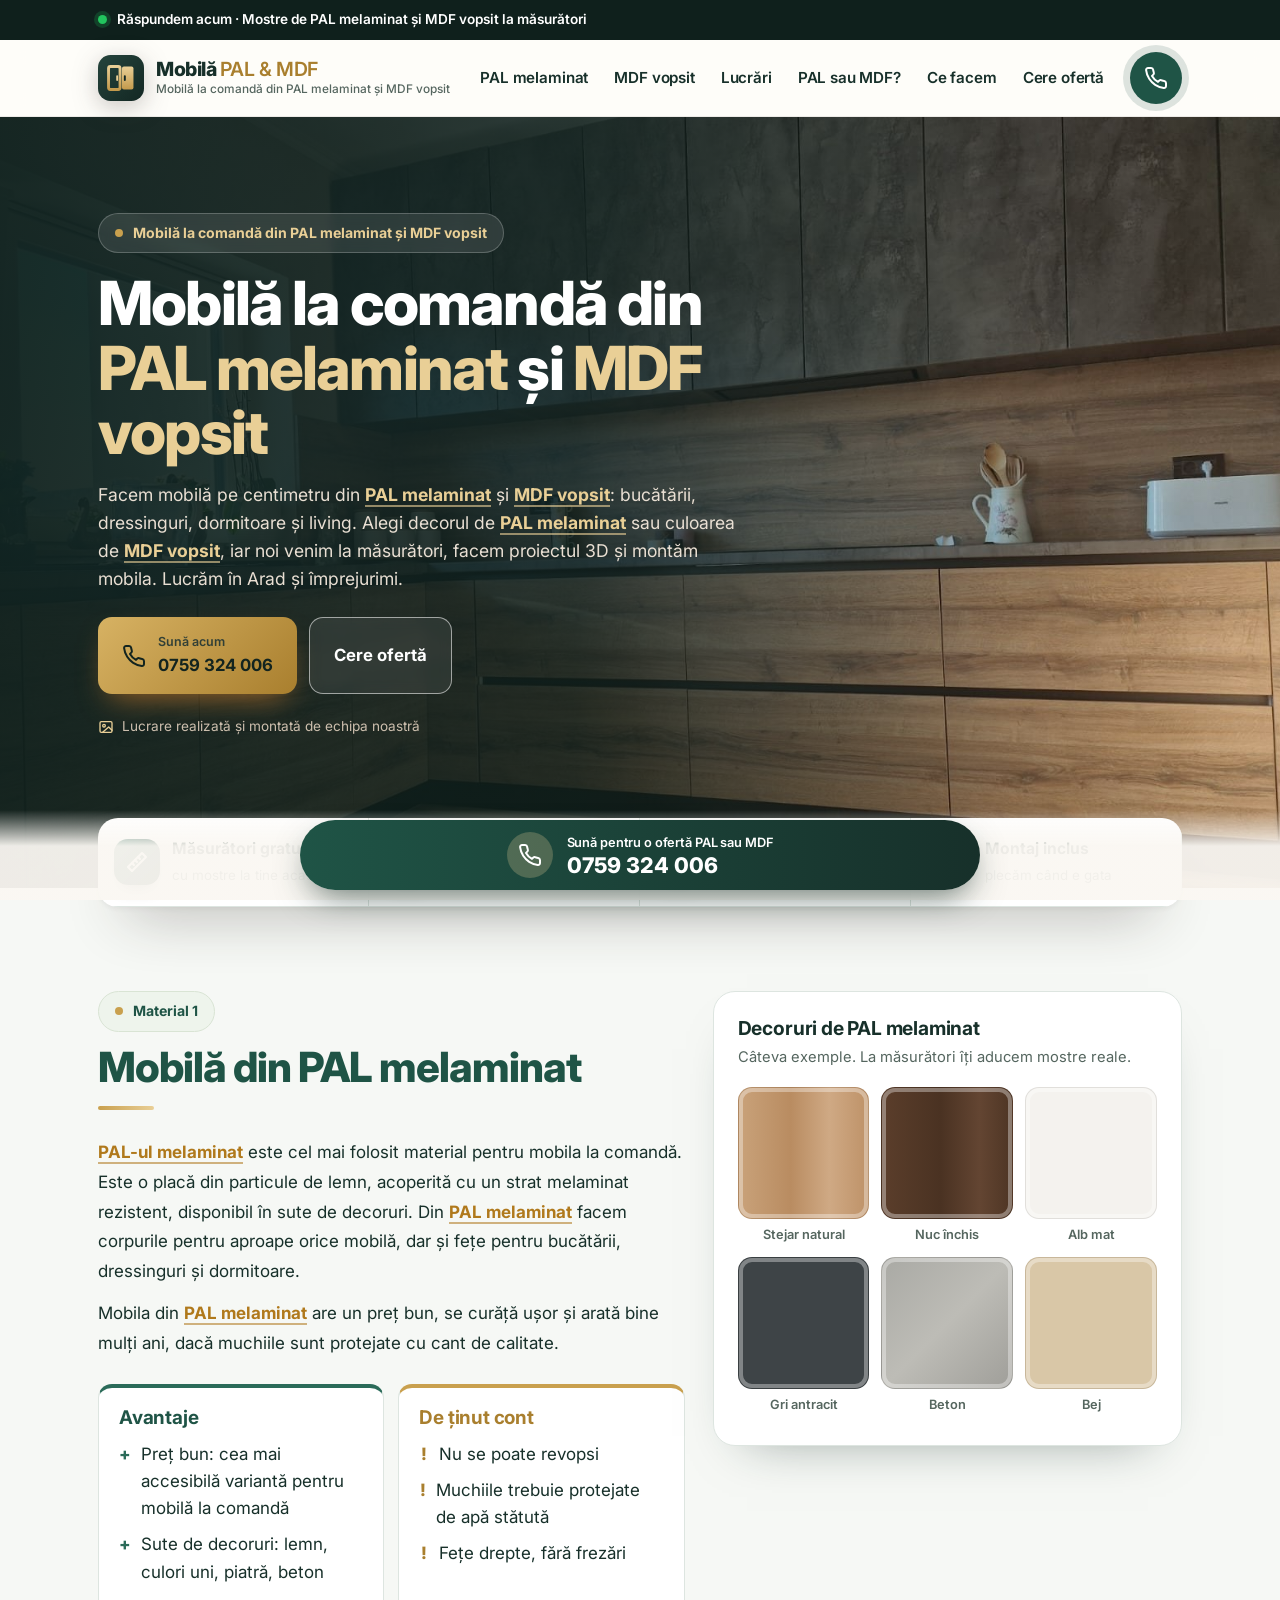
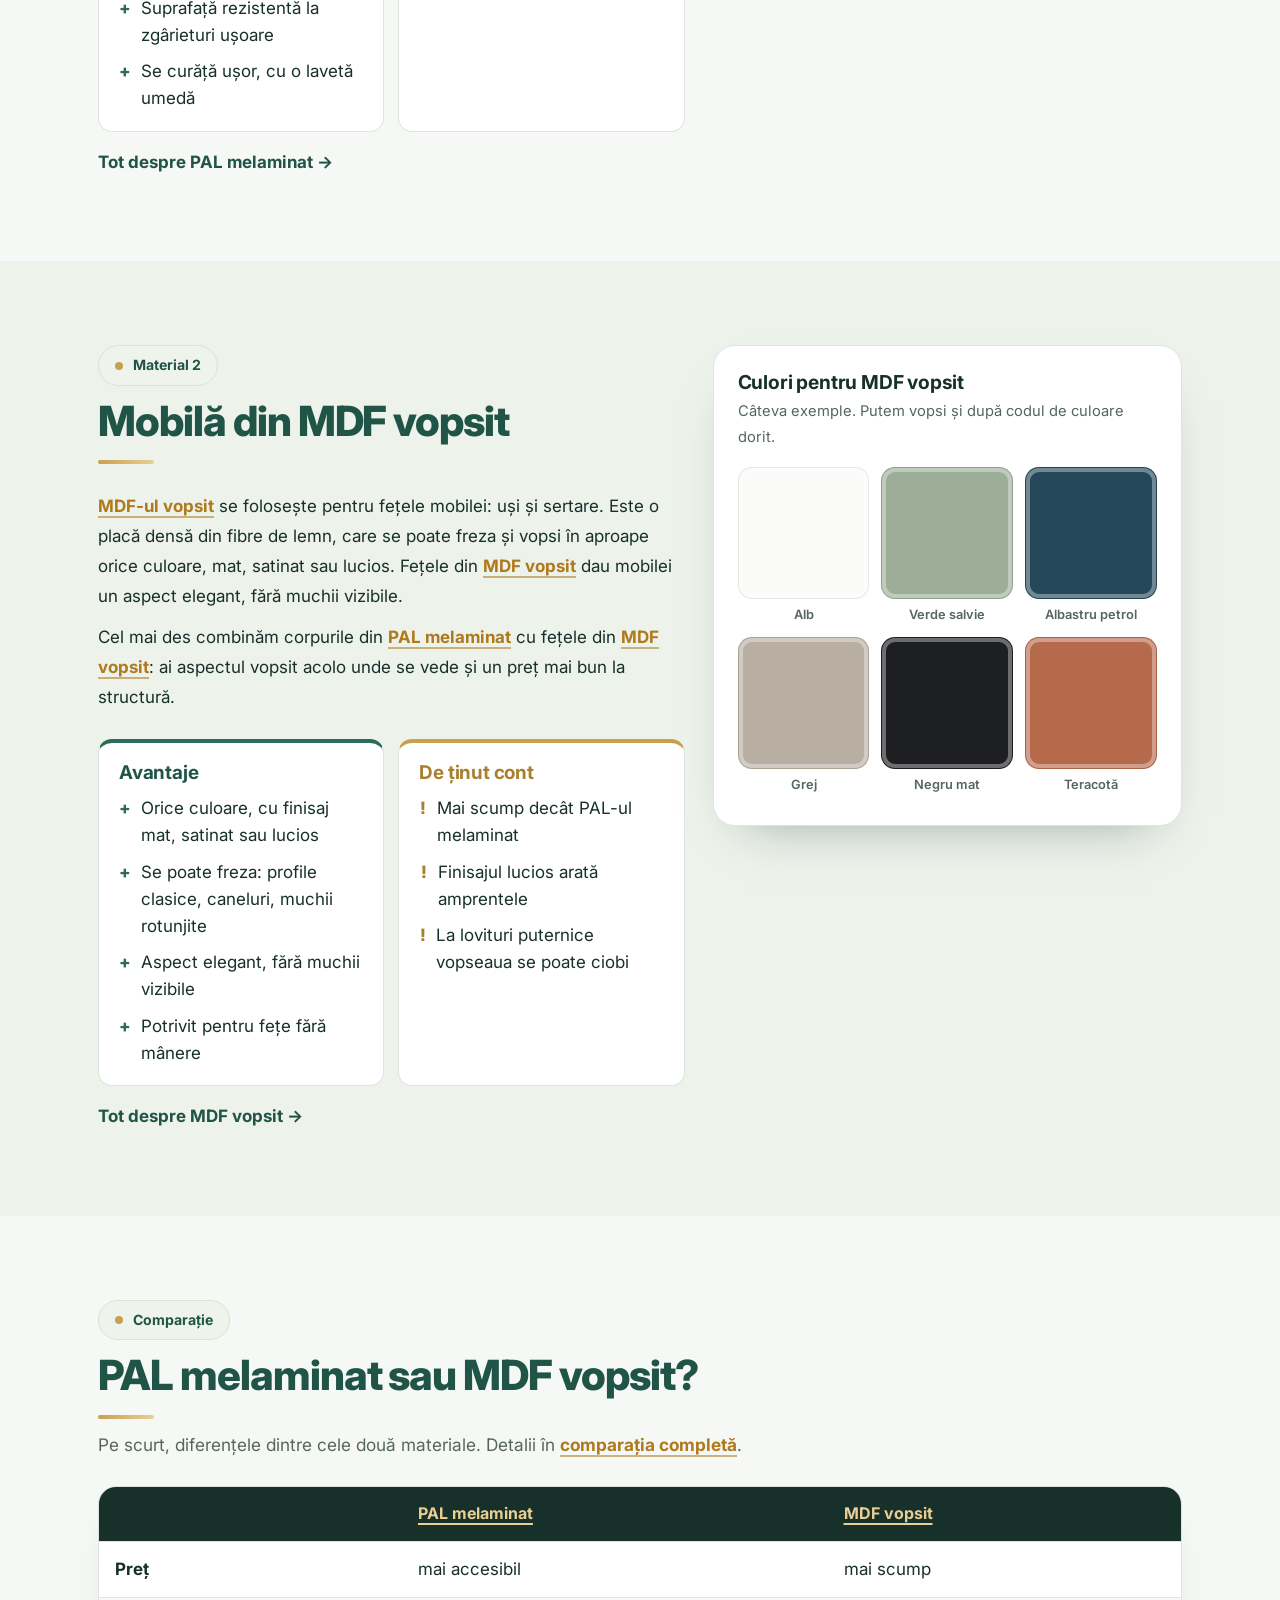
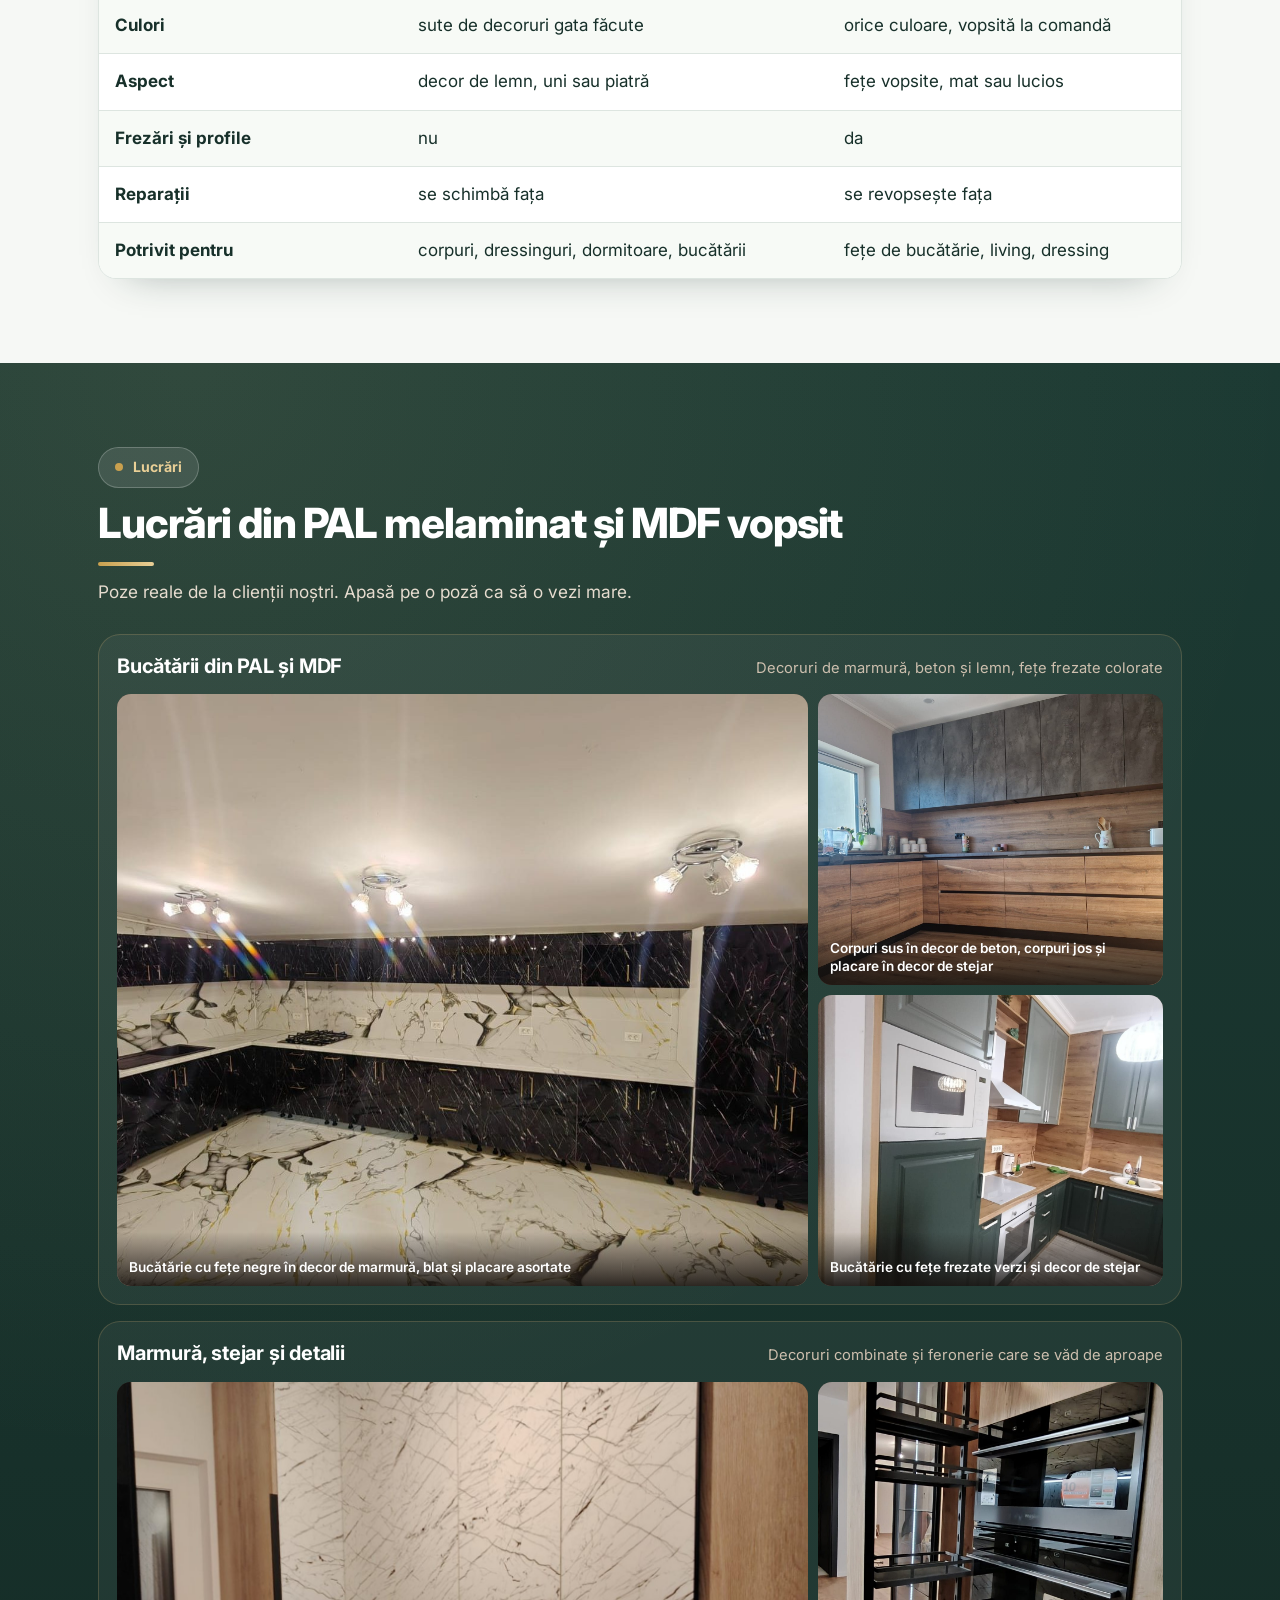
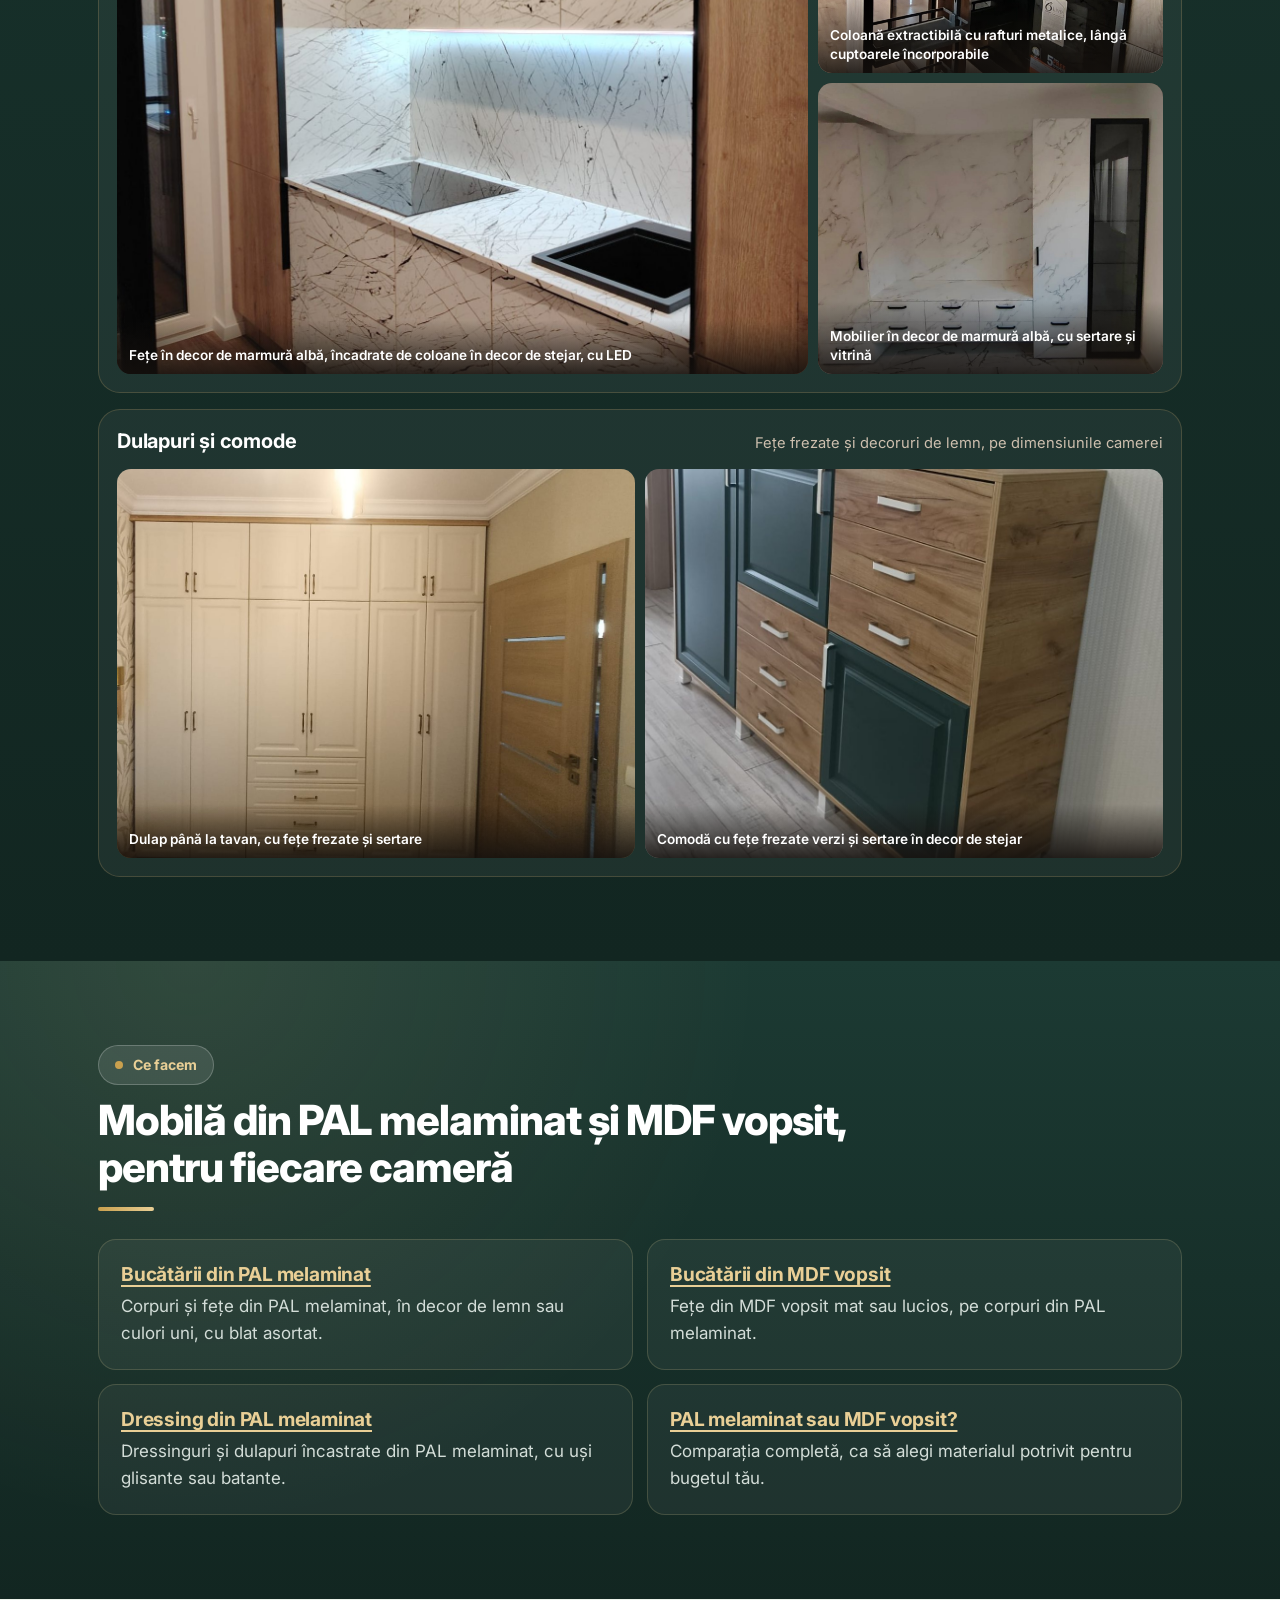
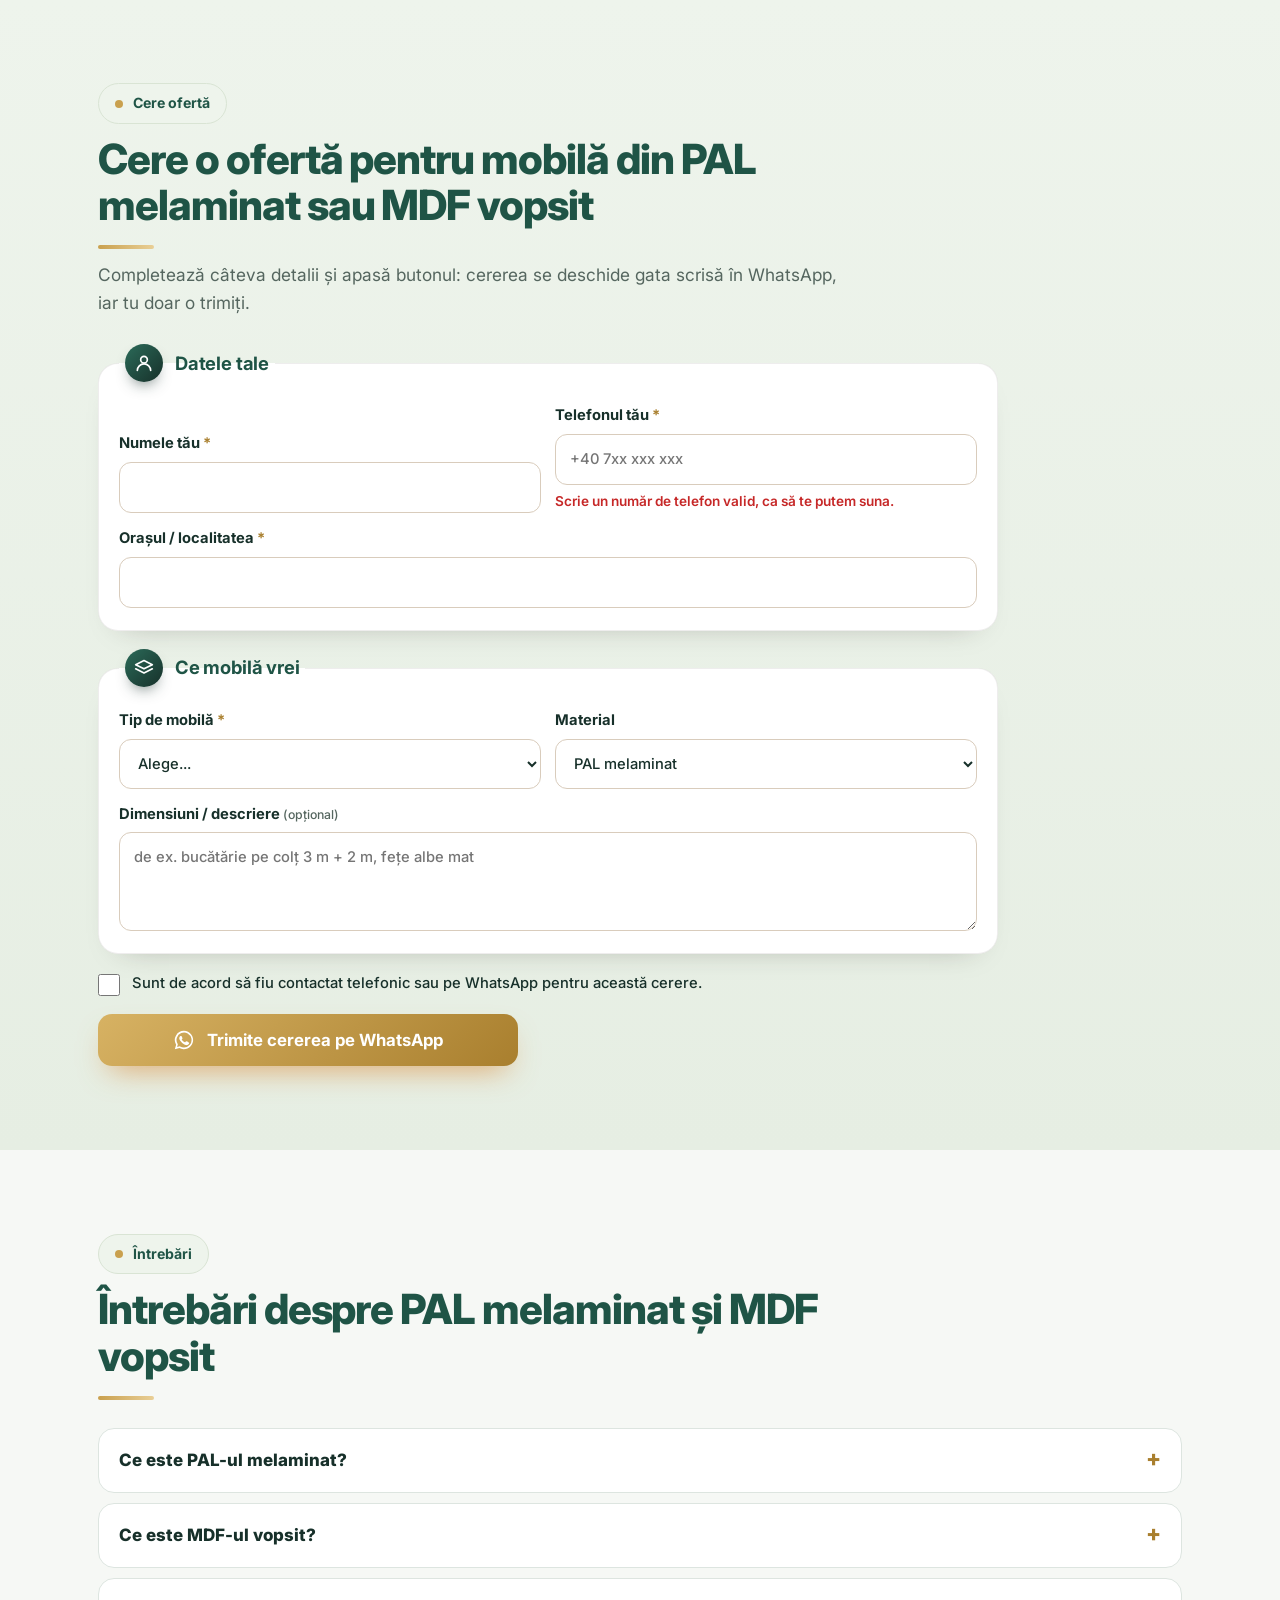
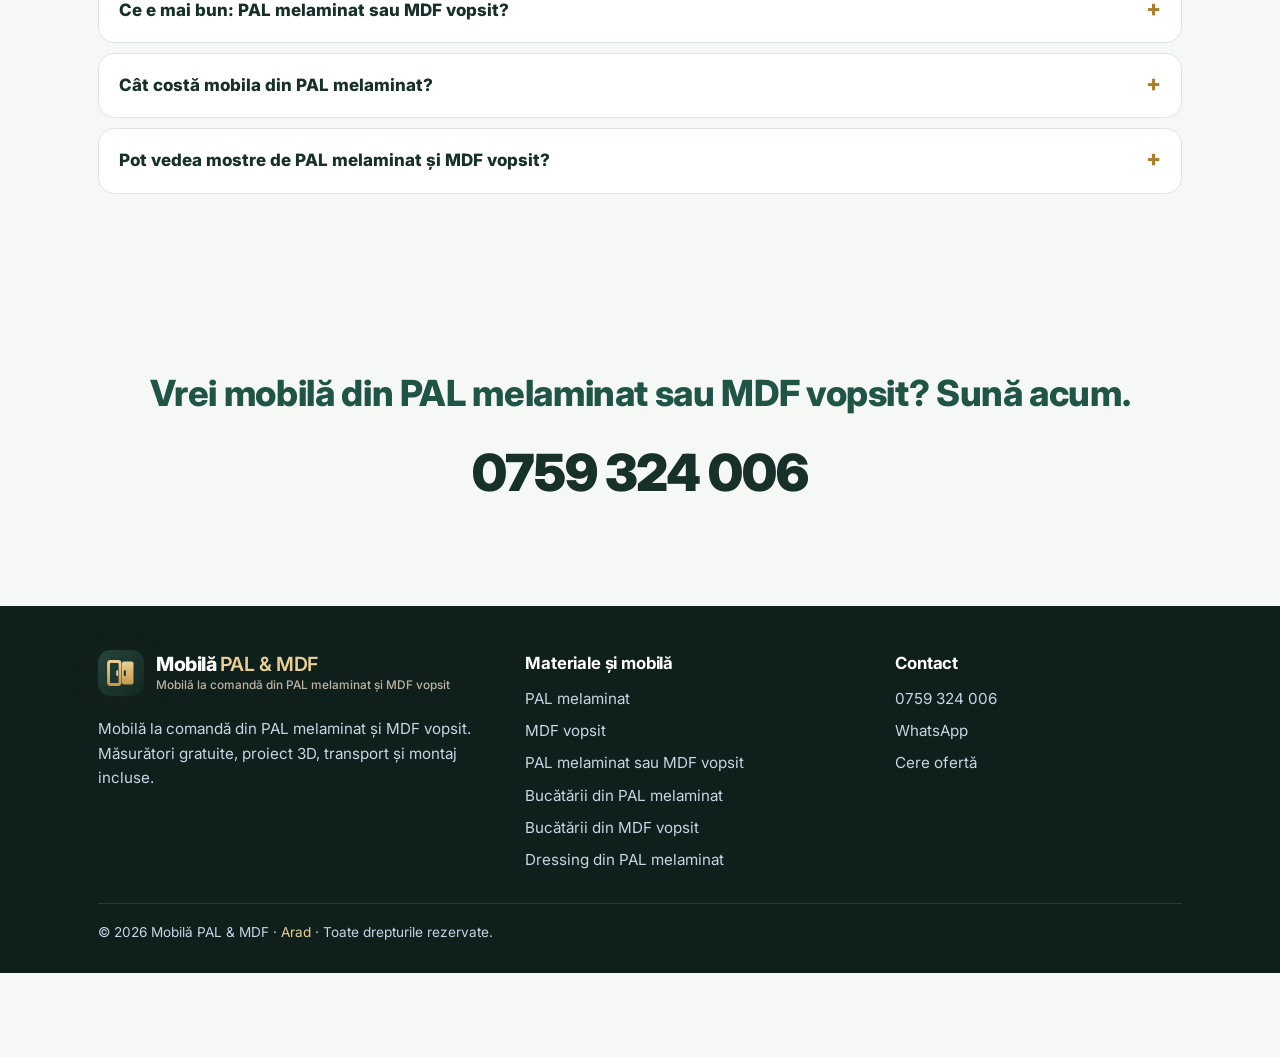
<file: index.html>
<!doctype html>
<html lang="ro">
<head>
<meta charset="utf-8">
<meta name="viewport" content="width=device-width, initial-scale=1">
<title>Mobilă la comandă din PAL melaminat și MDF vopsit în Arad | Mobilă PAL &amp; MDF</title>
<meta name="description" content="Mobilă la comandă din PAL melaminat și MDF vopsit: bucătării, dressinguri, dormitoare. Măsurători gratuite cu mostre, proiect 3D, transport și montaj incluse. Lucrăm în Arad și împrejurimi.">
<link rel="canonical" href="https://mobilapalarad.ro/">
<script type="application/ld+json">{"@context":"https://schema.org","@graph":[{"@id":"https://mobilapalarad.ro/#firma","url":"https://mobilapalarad.ro/","@type":"HomeAndConstructionBusiness","name":"Mobilă PAL & MDF","description":"Mobilă la comandă din PAL melaminat și MDF vopsit","telephone":"+40759324006","areaServed":{"@type":"City","name":"Arad"},"address":{"@type":"PostalAddress","addressLocality":"Arad","addressCountry":"RO"}},{"@type":"WebSite","@id":"https://mobilapalarad.ro/#site","url":"https://mobilapalarad.ro/","name":"Mobilă PAL & MDF","inLanguage":"ro","publisher":{"@id":"https://mobilapalarad.ro/#firma"}}]}</script>
<meta name="theme-color" content="#17302A">
<link rel="icon" href="favicon.svg" type="image/svg+xml">
<link rel="preconnect" href="https://fonts.googleapis.com">
<link rel="preconnect" href="https://fonts.gstatic.com" crossorigin>
<link rel="stylesheet" href="https://fonts.googleapis.com/css2?family=Inter:wght@400;500;600;700;800;900&display=swap">
<link rel="stylesheet" href="style.css">
</head>
<body>
<div class="live"><div class="wrap"><span class="dot"></span>Răspundem acum<span class="hide-m"> · Mostre de PAL melaminat și MDF vopsit la măsurători</span></div></div>
<header class="top"><div class="wrap">
  <a class="brand" href="index.html" aria-label="Mobilă PAL & MDF, pagina principală"><span class="logo"><svg class="logo-mark" width="46" height="46" viewBox="0 0 48 48" aria-hidden="true">
  <defs><linearGradient id="pgb" x1="0" y1="0" x2="1" y2="1"><stop offset="0" stop-color="#25443C"/><stop offset="1" stop-color="#132723"/></linearGradient>
  <linearGradient id="pga" x1="0" y1="0" x2="0" y2="1"><stop offset="0" stop-color="#E9CF96"/><stop offset="1" stop-color="#C49A4C"/></linearGradient></defs>
  <rect width="48" height="48" rx="13" fill="url(#pgb)"/>
  <rect x="11" y="12" width="12" height="24" rx="2" fill="none" stroke="url(#pga)" stroke-width="3"/>
  <rect x="25" y="12" width="12" height="24" rx="2" fill="url(#pga)"/>
  <path d="M20 22v4M28 22v4" stroke="#132723" stroke-width="2" stroke-linecap="round"/>
  <path d="M20 22v4" stroke="#E9CF96" stroke-width="2" stroke-linecap="round"/>
</svg><span class="wm"><span class="wm1">Mobilă <i>PAL & MDF</i></span><small>Mobilă la comandă din PAL melaminat și MDF vopsit</small></span></span></a>
  <nav class="menu nav-desktop" aria-label="Meniu principal"><div class="wrap"><a href="index.html#pal">PAL melaminat</a><a href="index.html#mdf">MDF vopsit</a><a href="index.html#lucrari">Lucrări</a><a href="pal-melaminat-sau-mdf-vopsit.html">PAL sau MDF?</a><a href="index.html#unde">Ce facem</a><a href="index.html#oferta">Cere ofertă</a></div></nav>
  <a class="call-dot" href="tel:+40759324006" aria-label="Sună la 0759 324 006"><svg width="24" height="24" viewBox="0 0 24 24" fill="none" stroke="#fff" stroke-width="2" stroke-linecap="round" stroke-linejoin="round" aria-hidden="true"><path d="M22 16.9v3a2 2 0 0 1-2.2 2 19.8 19.8 0 0 1-8.6-3.1 19.5 19.5 0 0 1-6-6A19.8 19.8 0 0 1 2.1 4.2 2 2 0 0 1 4.1 2h3a2 2 0 0 1 2 1.7c.1 1 .4 1.9.7 2.8a2 2 0 0 1-.5 2.1L8 9.9a16 16 0 0 0 6 6l1.3-1.3a2 2 0 0 1 2.1-.4c.9.3 1.8.6 2.8.7a2 2 0 0 1 1.7 2z"/></svg></a>
  <button class="menu-btn" type="button" aria-label="Meniu" aria-expanded="false" id="menu-btn"><svg width="26" height="26" viewBox="0 0 24 24" fill="none" stroke="#17302A" stroke-width="2" stroke-linecap="round" stroke-linejoin="round" aria-hidden="true"><path d="M3 7h18M3 12h18M3 17h18"/></svg></button>
</div></header>
<main>

<div class="hx">
  <div class="hx-bg" aria-hidden="true"><img src="lucrari/bucatarie-beton-stejar.jpg" alt="" width="1600" height="1120" fetchpriority="high"></div>
  <div class="wrap hx-in">
    <span class="eyebrow pill pill-glass">Mobilă la comandă din PAL melaminat și MDF vopsit</span>
    <h1>Mobilă la comandă din <em>PAL melaminat</em> și <em>MDF vopsit</em></h1>
    <p class="lead">Facem mobilă pe centimetru din <a class="kw" href="pal-melaminat.html">PAL melaminat</a> și <a class="kw" href="mdf-vopsit.html">MDF vopsit</a>: bucătării, dressinguri, dormitoare și living. Alegi decorul de <a class="kw" href="pal-melaminat.html">PAL melaminat</a> sau culoarea de <a class="kw" href="mdf-vopsit.html">MDF vopsit</a>, iar noi venim la măsurători, facem proiectul 3D și montăm mobila. Lucrăm în Arad și împrejurimi.</p>
    <div class="cta-row"><a class="btn" href="tel:+40759324006"><svg width="24" height="24" viewBox="0 0 24 24" fill="none" stroke="#fff" stroke-width="2" stroke-linecap="round" stroke-linejoin="round" aria-hidden="true"><path d="M22 16.9v3a2 2 0 0 1-2.2 2 19.8 19.8 0 0 1-8.6-3.1 19.5 19.5 0 0 1-6-6A19.8 19.8 0 0 1 2.1 4.2 2 2 0 0 1 4.1 2h3a2 2 0 0 1 2 1.7c.1 1 .4 1.9.7 2.8a2 2 0 0 1-.5 2.1L8 9.9a16 16 0 0 0 6 6l1.3-1.3a2 2 0 0 1 2.1-.4c.9.3 1.8.6 2.8.7a2 2 0 0 1 1.7 2z"/></svg><span><small>Sună acum</small>0759 324 006</span></a><a class="btn ghost ghost-light" href="#oferta">Cere ofertă</a></div>
    <p class="hx-cap"><svg width="16" height="16" viewBox="0 0 24 24" fill="none" stroke="#E9CF96" stroke-width="2" stroke-linecap="round" stroke-linejoin="round" aria-hidden="true"><rect x="3" y="4" width="18" height="16" rx="2"/><circle cx="9" cy="10" r="2"/><path d="m21 17-5-5-9 8"/></svg> Lucrare realizată și montată de echipa noastră</p>
  </div>
</div>
<div class="wrap"><div class="trust">
  <div class="t-item"><span class="t-ic"><svg width="24" height="24" viewBox="0 0 24 24" fill="none" stroke="#fff" stroke-width="2" stroke-linecap="round" stroke-linejoin="round" aria-hidden="true"><path d="M3 17 17 3l4 4L7 21z"/><path d="m7 13 2 2M10 10l2 2M13 7l2 2"/></svg></span><div><b>Măsurători gratuite</b><span>cu mostre la tine acasă</span></div></div>
  <div class="t-item"><span class="t-ic"><svg width="24" height="24" viewBox="0 0 24 24" fill="none" stroke="#fff" stroke-width="2" stroke-linecap="round" stroke-linejoin="round" aria-hidden="true"><path d="M21 8 12 3 3 8v8l9 5 9-5z"/><path d="M3 8l9 5 9-5M12 13v8"/></svg></span><div><b>Proiect 3D</b><span>vezi totul înainte</span></div></div>
  <div class="t-item"><span class="t-ic"><svg width="24" height="24" viewBox="0 0 24 24" fill="none" stroke="#fff" stroke-width="2" stroke-linecap="round" stroke-linejoin="round" aria-hidden="true"><path d="M1 4h14v12H1zM15 9h4l4 4v3h-8z"/><circle cx="6" cy="18" r="2"/><circle cx="18" cy="18" r="2"/></svg></span><div><b>Transport inclus</b><span>în prețul ofertei</span></div></div>
  <div class="t-item"><span class="t-ic"><svg width="24" height="24" viewBox="0 0 24 24" fill="none" stroke="#fff" stroke-width="2" stroke-linecap="round" stroke-linejoin="round" aria-hidden="true"><path d="M14.7 6.3a4 4 0 0 0 5 5L22 14l-8 8-2.3-2.3a4 4 0 0 0-5-5L4 12l8-8z"/></svg></span><div><b>Montaj inclus</b><span>plecăm când e gata</span></div></div>
</div></div>

<section id="pal"><div class="wrap two-mat">
  <div>
    <div class="head"><span class="eyebrow pill">Material 1</span><h2>Mobilă din PAL melaminat</h2></div>
    <p><a class="kw" href="pal-melaminat.html">PAL-ul melaminat</a> este cel mai folosit material pentru mobila la comandă. Este o placă din particule de lemn, acoperită cu un strat melaminat rezistent, disponibil în sute de decoruri. Din <a class="kw" href="pal-melaminat.html">PAL melaminat</a> facem corpurile pentru aproape orice mobilă, dar și fețe pentru bucătării, dressinguri și dormitoare.</p>
    <p style="margin-top:12px">Mobila din <a class="kw" href="pal-melaminat.html">PAL melaminat</a> are un preț bun, se curăță ușor și arată bine mulți ani, dacă muchiile sunt protejate cu cant de calitate.</p>
    <div class="pm"><div class="pm-col pm-plus"><h3>Avantaje</h3><ul><li>Preț bun: cea mai accesibilă variantă pentru mobilă la comandă</li><li>Sute de decoruri: lemn, culori uni, piatră, beton</li><li>Suprafață rezistentă la zgârieturi ușoare</li><li>Se curăță ușor, cu o lavetă umedă</li></ul></div><div class="pm-col pm-minus"><h3>De ținut cont</h3><ul><li>Nu se poate revopsi</li><li>Muchiile trebuie protejate de apă stătută</li><li>Fețe drepte, fără frezări</li></ul></div></div>
    <p style="margin-top:16px"><a class="more-l" href="pal-melaminat.html">Tot despre PAL melaminat →</a></p>
  </div>
  <div class="mat-card">
    <h3>Decoruri de PAL melaminat</h3><p>Câteva exemple. La măsurători îți aducem mostre reale.</p>
    <div class="sw"><div class="swi"><span style="background:linear-gradient(90deg,#C9A27A,#B98C61 40%,#CFA984 70%,#BE9268)"></span><small>Stejar natural</small></div><div class="swi"><span style="background:linear-gradient(90deg,#5B3E2B,#4A3222 45%,#634532 75%,#4E3524)"></span><small>Nuc închis</small></div><div class="swi"><span style="background:#F4F2EE"></span><small>Alb mat</small></div><div class="swi"><span style="background:#3E4447"></span><small>Gri antracit</small></div><div class="swi"><span style="background:linear-gradient(135deg,#A9A9A4,#BDBCB6 50%,#9F9E99)"></span><small>Beton</small></div><div class="swi"><span style="background:#D9C7A7"></span><small>Bej</small></div></div>
  </div>
</div></section>

<section id="mdf" class="soft"><div class="wrap two-mat">
  <div>
    <div class="head"><span class="eyebrow pill">Material 2</span><h2>Mobilă din MDF vopsit</h2></div>
    <p><a class="kw" href="mdf-vopsit.html">MDF-ul vopsit</a> se folosește pentru fețele mobilei: uși și sertare. Este o placă densă din fibre de lemn, care se poate freza și vopsi în aproape orice culoare, mat, satinat sau lucios. Fețele din <a class="kw" href="mdf-vopsit.html">MDF vopsit</a> dau mobilei un aspect elegant, fără muchii vizibile.</p>
    <p style="margin-top:12px">Cel mai des combinăm corpurile din <a class="kw" href="pal-melaminat.html">PAL melaminat</a> cu fețele din <a class="kw" href="mdf-vopsit.html">MDF vopsit</a>: ai aspectul vopsit acolo unde se vede și un preț mai bun la structură.</p>
    <div class="pm"><div class="pm-col pm-plus"><h3>Avantaje</h3><ul><li>Orice culoare, cu finisaj mat, satinat sau lucios</li><li>Se poate freza: profile clasice, caneluri, muchii rotunjite</li><li>Aspect elegant, fără muchii vizibile</li><li>Potrivit pentru fețe fără mânere</li></ul></div><div class="pm-col pm-minus"><h3>De ținut cont</h3><ul><li>Mai scump decât PAL-ul melaminat</li><li>Finisajul lucios arată amprentele</li><li>La lovituri puternice vopseaua se poate ciobi</li></ul></div></div>
    <p style="margin-top:16px"><a class="more-l" href="mdf-vopsit.html">Tot despre MDF vopsit →</a></p>
  </div>
  <div class="mat-card">
    <h3>Culori pentru MDF vopsit</h3><p>Câteva exemple. Putem vopsi și după codul de culoare dorit.</p>
    <div class="sw"><div class="swi"><span style="background:#FAFAF8"></span><small>Alb</small></div><div class="swi"><span style="background:#9DAE98"></span><small>Verde salvie</small></div><div class="swi"><span style="background:#24485A"></span><small>Albastru petrol</small></div><div class="swi"><span style="background:#B8AEA2"></span><small>Grej</small></div><div class="swi"><span style="background:#1E1F21"></span><small>Negru mat</small></div><div class="swi"><span style="background:#B66A4C"></span><small>Teracotă</small></div></div>
  </div>
</div></section>

<section id="compara"><div class="wrap">
  <div class="head"><span class="eyebrow pill">Comparație</span><h2>PAL melaminat sau MDF vopsit?</h2><p>Pe scurt, diferențele dintre cele două materiale. Detalii în <a class="kw" href="pal-melaminat-sau-mdf-vopsit.html">comparația completă</a>.</p></div>
  <div class="cmp-wrap"><table class="cmp"><thead><tr><th></th><th><a class="kw" href="pal-melaminat.html">PAL melaminat</a></th><th><a class="kw" href="mdf-vopsit.html">MDF vopsit</a></th></tr></thead><tbody><tr><th>Preț</th><td>mai accesibil</td><td>mai scump</td></tr><tr><th>Culori</th><td>sute de decoruri gata făcute</td><td>orice culoare, vopsită la comandă</td></tr><tr><th>Aspect</th><td>decor de lemn, uni sau piatră</td><td>fețe vopsite, mat sau lucios</td></tr><tr><th>Frezări și profile</th><td>nu</td><td>da</td></tr><tr><th>Reparații</th><td>se schimbă fața</td><td>se revopsește fața</td></tr><tr><th>Potrivit pentru</th><td>corpuri, dressinguri, dormitoare, bucătării</td><td>fețe de bucătărie, living, dressing</td></tr></tbody></table></div>
</div></section>

<section id="lucrari" class="band"><div class="wrap">
  <div class="head"><span class="eyebrow pill pill-dark">Lucrări</span><h2>Lucrări din PAL melaminat și MDF vopsit</h2><p>Poze reale de la clienții noștri. Apasă pe o poză ca să o vezi mare.</p></div>
  <div class="project">
  <div class="project-head"><h3>Bucătării din PAL și MDF</h3><p>Decoruri de marmură, beton și lemn, fețe frezate colorate</p></div>
  <div class="photos trei"><a class="ph ph-big" href="lucrari/bucatarie-marmura.jpg" data-cap="Bucătărie cu fețe negre în decor de marmură, blat și placare asortate"><img src="lucrari/bucatarie-marmura-mic.jpg" srcset="lucrari/bucatarie-marmura-mic.jpg 720w, lucrari/bucatarie-marmura.jpg 1600w" sizes="(min-width:900px) 60vw, 100vw" alt="Bucătării din PAL și MDF: bucătărie cu fețe negre în decor de marmură, blat și placare asortate" loading="lazy" width="1520" height="990"><span class="ph-cap">Bucătărie cu fețe negre în decor de marmură, blat și placare asortate</span></a><a class="ph" href="lucrari/bucatarie-beton-stejar.jpg" data-cap="Corpuri sus în decor de beton, corpuri jos și placare în decor de stejar"><img src="lucrari/bucatarie-beton-stejar-mic.jpg" srcset="lucrari/bucatarie-beton-stejar-mic.jpg 720w, lucrari/bucatarie-beton-stejar.jpg 1600w" sizes="(min-width:900px) 60vw, 100vw" alt="Bucătării din PAL și MDF: corpuri sus în decor de beton, corpuri jos și placare în decor de stejar" loading="lazy" width="1600" height="1120"><span class="ph-cap">Corpuri sus în decor de beton, corpuri jos și placare în decor de stejar</span></a><a class="ph" href="lucrari/bucatarie-verde.jpg" data-cap="Bucătărie cu fețe frezate verzi și decor de stejar"><img src="lucrari/bucatarie-verde-mic.jpg" srcset="lucrari/bucatarie-verde-mic.jpg 720w, lucrari/bucatarie-verde.jpg 1600w" sizes="(min-width:900px) 60vw, 100vw" alt="Bucătării din PAL și MDF: bucătărie cu fețe frezate verzi și decor de stejar" loading="lazy" width="1200" height="1600"><span class="ph-cap">Bucătărie cu fețe frezate verzi și decor de stejar</span></a></div>
</div>
<div class="project">
  <div class="project-head"><h3>Marmură, stejar și detalii</h3><p>Decoruri combinate și feronerie care se văd de aproape</p></div>
  <div class="photos trei"><a class="ph ph-big" href="lucrari/marmura-stejar.jpg" data-cap="Fețe în decor de marmură albă, încadrate de coloane în decor de stejar, cu LED"><img src="lucrari/marmura-stejar-mic.jpg" srcset="lucrari/marmura-stejar-mic.jpg 720w, lucrari/marmura-stejar.jpg 1600w" sizes="(min-width:900px) 60vw, 100vw" alt="Marmură, stejar și detalii: fețe în decor de marmură albă, încadrate de coloane în decor de stejar, cu LED" loading="lazy" width="1400" height="1490"><span class="ph-cap">Fețe în decor de marmură albă, încadrate de coloane în decor de stejar, cu LED</span></a><a class="ph" href="lucrari/coloana-extractibila.jpg" data-cap="Coloană extractibilă cu rafturi metalice, lângă cuptoarele încorporabile"><img src="lucrari/coloana-extractibila-mic.jpg" srcset="lucrari/coloana-extractibila-mic.jpg 720w, lucrari/coloana-extractibila.jpg 1600w" sizes="(min-width:900px) 60vw, 100vw" alt="Marmură, stejar și detalii: coloană extractibilă cu rafturi metalice, lângă cuptoarele încorporabile" loading="lazy" width="1256" height="1500"><span class="ph-cap">Coloană extractibilă cu rafturi metalice, lângă cuptoarele încorporabile</span></a><a class="ph" href="lucrari/mobilier-marmura.jpg" data-cap="Mobilier în decor de marmură albă, cu sertare și vitrină"><img src="lucrari/mobilier-marmura-mic.jpg" srcset="lucrari/mobilier-marmura-mic.jpg 720w, lucrari/mobilier-marmura.jpg 1600w" sizes="(min-width:900px) 60vw, 100vw" alt="Marmură, stejar și detalii: mobilier în decor de marmură albă, cu sertare și vitrină" loading="lazy" width="1270" height="900"><span class="ph-cap">Mobilier în decor de marmură albă, cu sertare și vitrină</span></a></div>
</div>
<div class="project">
  <div class="project-head"><h3>Dulapuri și comode</h3><p>Fețe frezate și decoruri de lemn, pe dimensiunile camerei</p></div>
  <div class="photos doi"><a class="ph ph-big" href="lucrari/dulap-frezat.jpg" data-cap="Dulap până la tavan, cu fețe frezate și sertare"><img src="lucrari/dulap-frezat-mic.jpg" srcset="lucrari/dulap-frezat-mic.jpg 720w, lucrari/dulap-frezat.jpg 1600w" sizes="(min-width:900px) 60vw, 100vw" alt="Dulapuri și comode: dulap până la tavan, cu fețe frezate și sertare" loading="lazy" width="1230" height="1015"><span class="ph-cap">Dulap până la tavan, cu fețe frezate și sertare</span></a><a class="ph" href="lucrari/comoda-verde.jpg" data-cap="Comodă cu fețe frezate verzi și sertare în decor de stejar"><img src="lucrari/comoda-verde-mic.jpg" srcset="lucrari/comoda-verde-mic.jpg 720w, lucrari/comoda-verde.jpg 1600w" sizes="(min-width:900px) 60vw, 100vw" alt="Dulapuri și comode: comodă cu fețe frezate verzi și sertare în decor de stejar" loading="lazy" width="1104" height="980"><span class="ph-cap">Comodă cu fețe frezate verzi și sertare în decor de stejar</span></a></div>
</div>
<div class="lb" id="lb" hidden><button class="lb-x" type="button" aria-label="Închide">×</button><button class="lb-p" type="button" aria-label="Poza anterioară">‹</button><figure><img alt=""><figcaption></figcaption></figure><button class="lb-n" type="button" aria-label="Poza următoare">›</button></div>
<script>
(function(){
  var lb=document.getElementById("lb"); if(!lb) return;
  var links=[].slice.call(document.querySelectorAll(".photos a")), img=lb.querySelector("img"), cap=lb.querySelector("figcaption"), i=0;
  function show(k){ i=(k+links.length)%links.length; img.src=links[i].href; img.alt=links[i].querySelector("img").alt; cap.textContent=links[i].dataset.cap; }
  function close(){ lb.hidden=true; document.body.style.overflow=""; }
  links.forEach(function(a,k){ a.addEventListener("click",function(e){ e.preventDefault(); show(k); lb.hidden=false; document.body.style.overflow="hidden"; lb.querySelector(".lb-x").focus(); }); });
  lb.querySelector(".lb-x").onclick=close; lb.querySelector(".lb-p").onclick=function(){show(i-1)}; lb.querySelector(".lb-n").onclick=function(){show(i+1)};
  lb.addEventListener("click",function(e){ if(e.target===lb||e.target.tagName==="FIGURE") close(); });
  document.addEventListener("keydown",function(e){ if(lb.hidden) return; if(e.key==="Escape") close(); if(e.key==="ArrowLeft") show(i-1); if(e.key==="ArrowRight") show(i+1); });
  var x0=null; lb.addEventListener("touchstart",function(e){x0=e.touches[0].clientX},{passive:true});
  lb.addEventListener("touchend",function(e){ if(x0===null) return; var dx=e.changedTouches[0].clientX-x0; if(Math.abs(dx)>40) show(dx<0?i+1:i-1); x0=null; });
})();
</script>
</div></section>

<section id="unde" class="band"><div class="wrap">
  <div class="head"><span class="eyebrow pill pill-dark">Ce facem</span><h2>Mobilă din PAL melaminat și MDF vopsit, pentru fiecare cameră</h2></div>
  <div class="ugrid"><div class="ucard"><h3><a class="kw" href="bucatarii-pal-melaminat.html">Bucătării din PAL melaminat</a></h3><p>Corpuri și fețe din PAL melaminat, în decor de lemn sau culori uni, cu blat asortat.</p></div><div class="ucard"><h3><a class="kw" href="bucatarii-mdf-vopsit.html">Bucătării din MDF vopsit</a></h3><p>Fețe din MDF vopsit mat sau lucios, pe corpuri din PAL melaminat.</p></div><div class="ucard"><h3><a class="kw" href="dressing-pal-melaminat.html">Dressing din PAL melaminat</a></h3><p>Dressinguri și dulapuri încastrate din PAL melaminat, cu uși glisante sau batante.</p></div><div class="ucard"><h3><a class="kw" href="pal-melaminat-sau-mdf-vopsit.html">PAL melaminat sau MDF vopsit?</a></h3><p>Comparația completă, ca să alegi materialul potrivit pentru bugetul tău.</p></div></div>
</div></section>


<section id="oferta" class="order-sec"><div class="wrap">
  <div class="head"><span class="eyebrow pill">Cere ofertă</span><h2>Cere o ofertă pentru mobilă din PAL melaminat sau MDF vopsit</h2>
  <p>Completează câteva detalii și apasă butonul: cererea se deschide gata scrisă în WhatsApp, iar tu doar o trimiți.</p></div>
  <form id="of-form" class="order" novalidate>
    <fieldset class="fs">
      <legend><span class="n"><svg width="20" height="20" viewBox="0 0 24 24" fill="none" stroke="#fff" stroke-width="2" stroke-linecap="round" stroke-linejoin="round" aria-hidden="true"><circle cx="12" cy="8" r="4"/><path d="M4 21a8 8 0 0 1 16 0"/></svg></span>Datele tale</legend>
      <div class="row2">
        <label>Numele tău <em>*</em><input name="Nume" required autocomplete="name"></label>
        <label>Telefonul tău <em>*</em><input name="Telefon" id="f-tel" type="tel" required autocomplete="tel" placeholder="+40 7xx xxx xxx"><span class="err-txt" id="tel-err" hidden>Scrie un număr de telefon valid, ca să te putem suna.</span></label>
      </div>
      <label>Orașul / localitatea <em>*</em><input name="Oraș" required autocomplete="address-level2"></label>
    </fieldset>
    <fieldset class="fs">
      <legend><span class="n"><svg width="20" height="20" viewBox="0 0 24 24" fill="none" stroke="#fff" stroke-width="2" stroke-linecap="round" stroke-linejoin="round" aria-hidden="true"><path d="M12 3 2 8l10 5 10-5z"/><path d="m2 13 10 5 10-5"/></svg></span>Ce mobilă vrei</legend>
      <div class="row2">
        <label>Tip de mobilă <em>*</em><select name="Tip mobilă" required><option value="">Alege...</option><option>Bucătărie</option><option>Dressing / dulap</option><option>Dormitor</option><option>Living</option><option>Baie</option><option>Birou / firmă</option><option>Altceva</option></select></label>
        <label>Material<select name="Material"><option>PAL melaminat</option><option>MDF vopsit</option><option>PAL melaminat + fețe din MDF vopsit</option><option>Nu știu încă, vreau recomandare</option></select></label>
      </div>
      <label>Dimensiuni / descriere <small>(opțional)</small><textarea name="Descriere" rows="3" placeholder="de ex. bucătărie pe colț 3 m + 2 m, fețe albe mat"></textarea></label>
    </fieldset>
    <label class="agree"><input type="checkbox" required> Sunt de acord să fiu contactat telefonic sau pe WhatsApp pentru această cerere.</label>
    <button class="btn btn-wa" type="submit" id="of-submit"><svg width="22" height="22" viewBox="0 0 24 24" fill="#fff" aria-hidden="true"><path d="M12 2a10 10 0 0 0-8.6 15.1L2 22l5-1.3A10 10 0 1 0 12 2zm0 18.2a8.2 8.2 0 0 1-4.2-1.2l-.3-.2-3 .8.8-2.9-.2-.3A8.2 8.2 0 1 1 12 20.2zm4.5-6.1c-.2-.1-1.5-.7-1.7-.8-.2-.1-.4-.1-.6.1l-.8 1c-.1.2-.3.2-.5.1a6.7 6.7 0 0 1-3.3-2.9c-.2-.4.2-.4.7-1.3.1-.2 0-.3 0-.4l-.8-1.8c-.2-.5-.4-.4-.6-.4h-.5a1 1 0 0 0-.7.3 3 3 0 0 0-.9 2.2 5.2 5.2 0 0 0 1.1 2.7 11.8 11.8 0 0 0 4.5 4c1.7.7 2.3.8 3.2.6a2.7 2.7 0 0 0 1.8-1.3 2.2 2.2 0 0 0 .2-1.3c-.1-.1-.3-.2-.5-.3z"/></svg> Trimite cererea pe WhatsApp</button>
  </form>
  <div id="of-ok" class="order-ok" tabindex="-1" hidden>
    <div class="ok-ic"><svg width="44" height="44" viewBox="0 0 24 24" fill="none" stroke="#fff" stroke-width="3" stroke-linecap="round" stroke-linejoin="round" aria-hidden="true"><path d="M5 12.5l4.5 4.5L19 7.5"/></svg></div>
    <h3>Vă mulțumim!</h3>
    <p class="ok-thanks">Cererea ta e gata în WhatsApp.</p>
    <p class="ok-next" style="margin-top:12px"><b>Ultimul pas:</b> în WhatsApp, apasă <b>Trimite</b>. Dacă WhatsApp nu s-a deschis, apasă butonul de mai jos.</p>
    <p style="margin-top:16px"><a class="btn btn-wa" id="wa-again" href="https://wa.me/40759324006" target="_blank" rel="noopener"><svg width="22" height="22" viewBox="0 0 24 24" fill="#fff" aria-hidden="true"><path d="M12 2a10 10 0 0 0-8.6 15.1L2 22l5-1.3A10 10 0 1 0 12 2zm0 18.2a8.2 8.2 0 0 1-4.2-1.2l-.3-.2-3 .8.8-2.9-.2-.3A8.2 8.2 0 1 1 12 20.2zm4.5-6.1c-.2-.1-1.5-.7-1.7-.8-.2-.1-.4-.1-.6.1l-.8 1c-.1.2-.3.2-.5.1a6.7 6.7 0 0 1-3.3-2.9c-.2-.4.2-.4.7-1.3.1-.2 0-.3 0-.4l-.8-1.8c-.2-.5-.4-.4-.6-.4h-.5a1 1 0 0 0-.7.3 3 3 0 0 0-.9 2.2 5.2 5.2 0 0 0 1.1 2.7 11.8 11.8 0 0 0 4.5 4c1.7.7 2.3.8 3.2.6a2.7 2.7 0 0 0 1.8-1.3 2.2 2.2 0 0 0 .2-1.3c-.1-.1-.3-.2-.5-.3z"/></svg> Deschide WhatsApp</a></p>
    <p class="ok-urgent">Sau sună-ne: <a href="tel:+40759324006">0759 324 006</a></p>
  </div>
</div></section>
<script>
(function(){
  var f=document.getElementById("of-form"); if(!f) return;
  var tel=document.getElementById("f-tel");
  tel.addEventListener("input",function(){ tel.setCustomValidity(""); document.getElementById("tel-err").hidden=true; });
  f.addEventListener("submit",function(e){
    e.preventDefault();
    var cifre=(tel.value.match(/\d/g)||[]).length;
    tel.setCustomValidity(cifre>=9 && cifre<=15 ? "" : "Scrie un număr de telefon valid.");
    document.getElementById("tel-err").hidden=tel.validity.valid;
    if(!f.checkValidity()){ f.reportValidity(); return; }
    var d={}; new FormData(f).forEach(function(v,k){ d[k]=v; });
    var txt="Bună ziua! Aș dori o ofertă pentru mobilă la comandă.\n";
    ["Nume","Telefon","Oraș","Tip mobilă","Material","Descriere"].forEach(function(k){ var v=(d[k]||"").trim(); if(v) txt+="\n"+k+": "+v; });
    var url="https://wa.me/40759324006?text="+encodeURIComponent(txt);
    document.getElementById("wa-again").href=url;
    f.reset(); f.hidden=true; var ok=document.getElementById("of-ok"); ok.hidden=false; ok.scrollIntoView({block:"center",behavior:"smooth"});
    var w=window.open(url,"_blank"); if(!w) window.location.href=url;
  });
})();
</script>

<section id="intrebari"><div class="wrap">
  <div class="head"><span class="eyebrow pill">Întrebări</span><h2>Întrebări despre PAL melaminat și MDF vopsit</h2></div>
  <div class="faq"><details><summary>Ce este PAL-ul melaminat?</summary><p><a class="kw" href="pal-melaminat.html">PAL-ul melaminat</a> este o placă din particule de lemn presate, acoperită cu un strat melaminat decorativ. E cel mai folosit material pentru mobilă la comandă: accesibil, rezistent și disponibil în sute de decoruri.</p></details><details><summary>Ce este MDF-ul vopsit?</summary><p><a class="kw" href="mdf-vopsit.html">MDF-ul vopsit</a> este o placă din fibre fine de lemn, densă, care se poate freza și vopsi în aproape orice culoare. Se folosește mai ales pentru fețele mobilei.</p></details><details><summary>Ce e mai bun: PAL melaminat sau MDF vopsit?</summary><p>Depinde de buget și de aspectul dorit. Multe bucătării au corpurile din PAL melaminat și fețele din MDF vopsit. Vezi <a class="kw" href="pal-melaminat-sau-mdf-vopsit.html">comparația PAL melaminat sau MDF vopsit</a>.</p></details><details><summary>Cât costă mobila din PAL melaminat?</summary><p>Prețul depinde de dimensiuni, decor și feronerie. După măsurătorile gratuite primești proiectul 3D și prețul final, cu transport și montaj incluse.</p></details><details><summary>Pot vedea mostre de PAL melaminat și MDF vopsit?</summary><p>Da. La măsurători aducem mostre de decoruri de PAL melaminat și de culori pentru MDF vopsit, ca să le vezi în lumina din casa ta.</p></details></div>
</div></section>

<section class="final"><div class="wrap">
  <h2>Vrei mobilă din PAL melaminat sau MDF vopsit? Sună acum.</h2>
  <a class="phone-big" href="tel:+40759324006">0759 324 006</a>
</div></section>

</main>
<footer><div class="wrap">
  <div class="cols">
    <div><a href="index.html" class="f-logo" aria-label="Mobilă PAL & MDF"><span class="logo logo-light"><svg class="logo-mark" width="46" height="46" viewBox="0 0 48 48" aria-hidden="true">
  <defs><linearGradient id="pgb" x1="0" y1="0" x2="1" y2="1"><stop offset="0" stop-color="#25443C"/><stop offset="1" stop-color="#132723"/></linearGradient>
  <linearGradient id="pga" x1="0" y1="0" x2="0" y2="1"><stop offset="0" stop-color="#E9CF96"/><stop offset="1" stop-color="#C49A4C"/></linearGradient></defs>
  <rect width="48" height="48" rx="13" fill="url(#pgb)"/>
  <rect x="11" y="12" width="12" height="24" rx="2" fill="none" stroke="url(#pga)" stroke-width="3"/>
  <rect x="25" y="12" width="12" height="24" rx="2" fill="url(#pga)"/>
  <path d="M20 22v4M28 22v4" stroke="#132723" stroke-width="2" stroke-linecap="round"/>
  <path d="M20 22v4" stroke="#E9CF96" stroke-width="2" stroke-linecap="round"/>
</svg><span class="wm"><span class="wm1">Mobilă <i>PAL & MDF</i></span><small>Mobilă la comandă din PAL melaminat și MDF vopsit</small></span></span></a><p style="margin-top:14px">Mobilă la comandă din PAL melaminat și MDF vopsit. Măsurători gratuite, proiect 3D, transport și montaj incluse.</p></div>
    <div><h4>Materiale și mobilă</h4><ul><li><a href="pal-melaminat.html">PAL melaminat</a></li><li><a href="mdf-vopsit.html">MDF vopsit</a></li><li><a href="pal-melaminat-sau-mdf-vopsit.html">PAL melaminat sau MDF vopsit</a></li><li><a href="bucatarii-pal-melaminat.html">Bucătării din PAL melaminat</a></li><li><a href="bucatarii-mdf-vopsit.html">Bucătării din MDF vopsit</a></li><li><a href="dressing-pal-melaminat.html">Dressing din PAL melaminat</a></li></ul></div>
    <div><h4>Contact</h4><ul><li><a href="tel:+40759324006">0759 324 006</a></li><li><a href="https://wa.me/40759324006">WhatsApp</a></li><li><a href="index.html#oferta">Cere ofertă</a></li></ul></div>
  </div>
  <p class="legal">© 2026 Mobilă PAL & MDF · <span class="loc">Arad</span> · Toate drepturile rezervate.</p>
</div></footer>
<div class="sticky"><a href="tel:+40759324006"><span class="ring"><svg width="24" height="24" viewBox="0 0 24 24" fill="none" stroke="#fff" stroke-width="2" stroke-linecap="round" stroke-linejoin="round" aria-hidden="true"><path d="M22 16.9v3a2 2 0 0 1-2.2 2 19.8 19.8 0 0 1-8.6-3.1 19.5 19.5 0 0 1-6-6A19.8 19.8 0 0 1 2.1 4.2 2 2 0 0 1 4.1 2h3a2 2 0 0 1 2 1.7c.1 1 .4 1.9.7 2.8a2 2 0 0 1-.5 2.1L8 9.9a16 16 0 0 0 6 6l1.3-1.3a2 2 0 0 1 2.1-.4c.9.3 1.8.6 2.8.7a2 2 0 0 1 1.7 2z"/></svg></span><span><small>Sună pentru o ofertă PAL sau MDF</small><b>0759 324 006</b></span></a></div>
<script>
(function(){var b=document.getElementById("menu-btn"),m=document.querySelector("nav.menu");if(!b||!m)return;
b.addEventListener("click",function(){var o=m.classList.toggle("open");b.setAttribute("aria-expanded",o)});
m.addEventListener("click",function(e){if(e.target.tagName==="A"){m.classList.remove("open");b.setAttribute("aria-expanded","false")}});})();
</script>
</body>
</html>
</file>
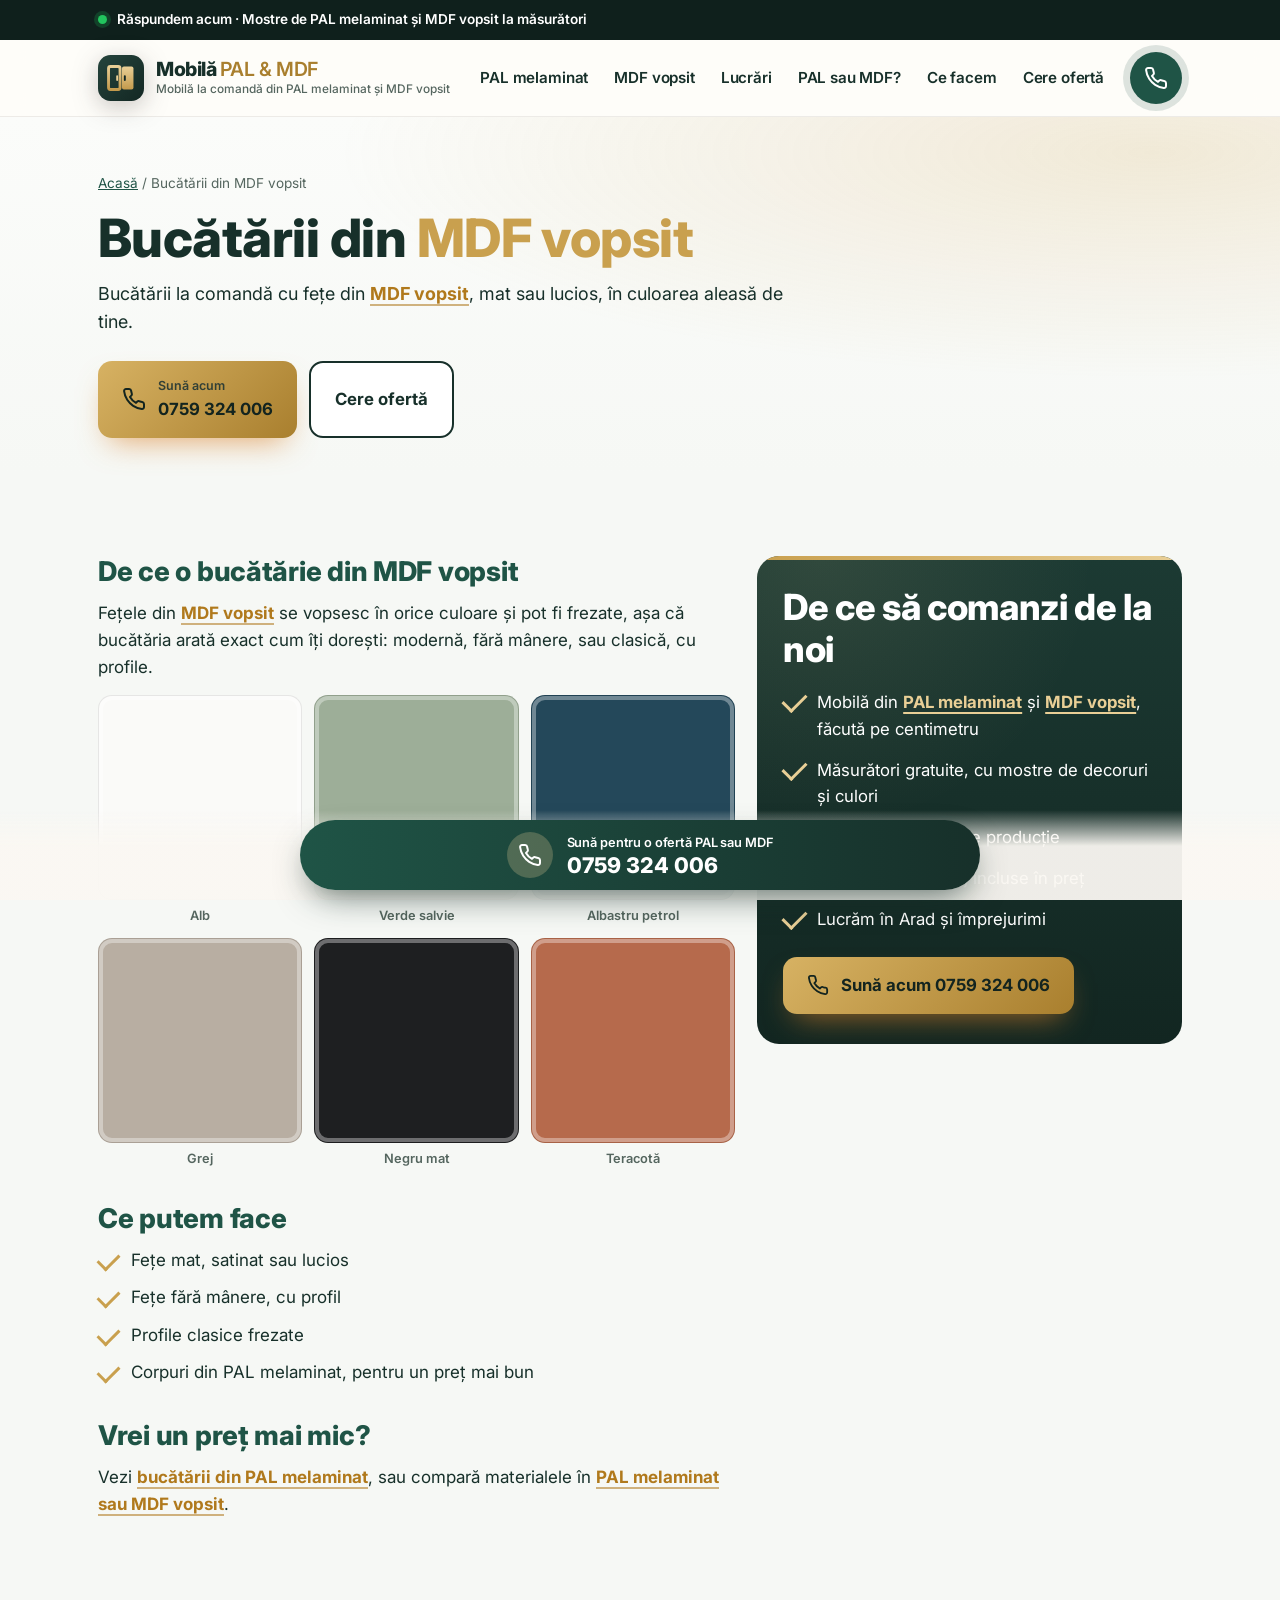
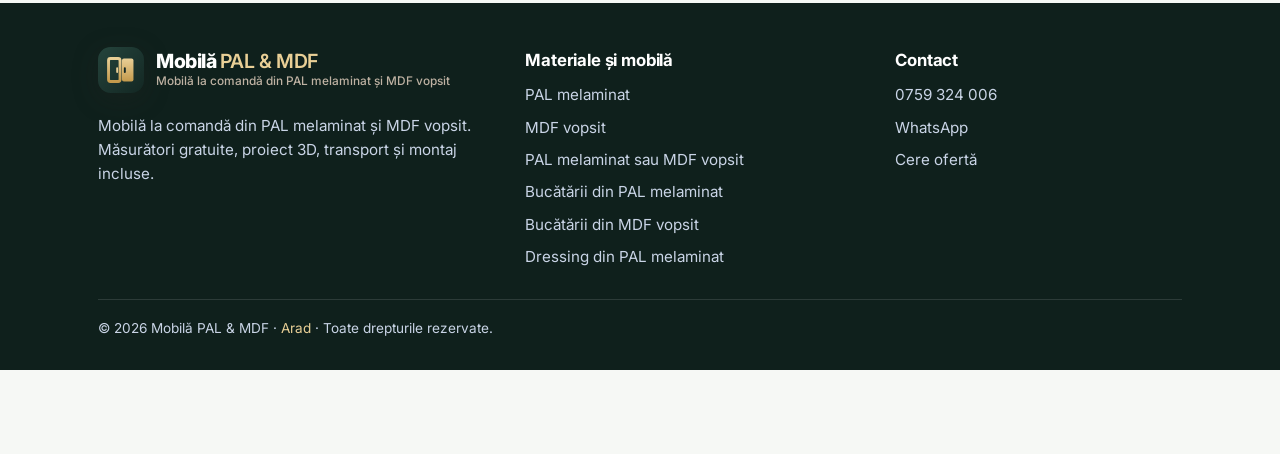
<file: bucatarii-mdf-vopsit.html>
<!doctype html>
<html lang="ro">
<head>
<meta charset="utf-8">
<meta name="viewport" content="width=device-width, initial-scale=1">
<title>Bucătării din MDF vopsit la comandă în Arad | Mobilă PAL &amp; MDF</title>
<meta name="description" content="Bucătării la comandă din MDF vopsit: orice culoare, mat sau lucios, fețe fără mânere sau clasice. Măsurători gratuite, montaj inclus. Lucrăm în Arad și împrejurimi.">
<link rel="canonical" href="https://mobilapalarad.ro/bucatarii-mdf-vopsit.html">
<script type="application/ld+json">{"@context":"https://schema.org","@type":"BreadcrumbList","itemListElement":[{"@type":"ListItem","position":1,"name":"Acasă","item":"https://mobilapalarad.ro/"},{"@type":"ListItem","position":2,"name":"Bucătării din MDF vopsit","item":"https://mobilapalarad.ro/bucatarii-mdf-vopsit.html"}]}</script>
<meta name="theme-color" content="#17302A">
<link rel="icon" href="favicon.svg" type="image/svg+xml">
<link rel="preconnect" href="https://fonts.googleapis.com">
<link rel="preconnect" href="https://fonts.gstatic.com" crossorigin>
<link rel="stylesheet" href="https://fonts.googleapis.com/css2?family=Inter:wght@400;500;600;700;800;900&display=swap">
<link rel="stylesheet" href="style.css">
</head>
<body>
<div class="live"><div class="wrap"><span class="dot"></span>Răspundem acum<span class="hide-m"> · Mostre de PAL melaminat și MDF vopsit la măsurători</span></div></div>
<header class="top"><div class="wrap">
  <a class="brand" href="index.html" aria-label="Mobilă PAL & MDF, pagina principală"><span class="logo"><svg class="logo-mark" width="46" height="46" viewBox="0 0 48 48" aria-hidden="true">
  <defs><linearGradient id="pgb" x1="0" y1="0" x2="1" y2="1"><stop offset="0" stop-color="#25443C"/><stop offset="1" stop-color="#132723"/></linearGradient>
  <linearGradient id="pga" x1="0" y1="0" x2="0" y2="1"><stop offset="0" stop-color="#E9CF96"/><stop offset="1" stop-color="#C49A4C"/></linearGradient></defs>
  <rect width="48" height="48" rx="13" fill="url(#pgb)"/>
  <rect x="11" y="12" width="12" height="24" rx="2" fill="none" stroke="url(#pga)" stroke-width="3"/>
  <rect x="25" y="12" width="12" height="24" rx="2" fill="url(#pga)"/>
  <path d="M20 22v4M28 22v4" stroke="#132723" stroke-width="2" stroke-linecap="round"/>
  <path d="M20 22v4" stroke="#E9CF96" stroke-width="2" stroke-linecap="round"/>
</svg><span class="wm"><span class="wm1">Mobilă <i>PAL & MDF</i></span><small>Mobilă la comandă din PAL melaminat și MDF vopsit</small></span></span></a>
  <nav class="menu nav-desktop" aria-label="Meniu principal"><div class="wrap"><a href="index.html#pal">PAL melaminat</a><a href="index.html#mdf">MDF vopsit</a><a href="index.html#lucrari">Lucrări</a><a href="pal-melaminat-sau-mdf-vopsit.html">PAL sau MDF?</a><a href="index.html#unde">Ce facem</a><a href="index.html#oferta">Cere ofertă</a></div></nav>
  <a class="call-dot" href="tel:+40759324006" aria-label="Sună la 0759 324 006"><svg width="24" height="24" viewBox="0 0 24 24" fill="none" stroke="#fff" stroke-width="2" stroke-linecap="round" stroke-linejoin="round" aria-hidden="true"><path d="M22 16.9v3a2 2 0 0 1-2.2 2 19.8 19.8 0 0 1-8.6-3.1 19.5 19.5 0 0 1-6-6A19.8 19.8 0 0 1 2.1 4.2 2 2 0 0 1 4.1 2h3a2 2 0 0 1 2 1.7c.1 1 .4 1.9.7 2.8a2 2 0 0 1-.5 2.1L8 9.9a16 16 0 0 0 6 6l1.3-1.3a2 2 0 0 1 2.1-.4c.9.3 1.8.6 2.8.7a2 2 0 0 1 1.7 2z"/></svg></a>
  <button class="menu-btn" type="button" aria-label="Meniu" aria-expanded="false" id="menu-btn"><svg width="26" height="26" viewBox="0 0 24 24" fill="none" stroke="#17302A" stroke-width="2" stroke-linecap="round" stroke-linejoin="round" aria-hidden="true"><path d="M3 7h18M3 12h18M3 17h18"/></svg></button>
</div></header>
<main>

<div class="hero hero-k"><div class="wrap">
  <p class="crumbs"><a href="index.html">Acasă</a> / Bucătării din MDF vopsit</p>
  <h1 style="margin-top:14px">Bucătării din <em>MDF vopsit</em></h1>
  <p class="lead" style="margin-top:12px">Bucătării la comandă cu fețe din <a class="kw" href="mdf-vopsit.html">MDF vopsit</a>, mat sau lucios, în culoarea aleasă de tine.</p>
  <div class="cta-row"><a class="btn" href="tel:+40759324006"><svg width="24" height="24" viewBox="0 0 24 24" fill="none" stroke="#fff" stroke-width="2" stroke-linecap="round" stroke-linejoin="round" aria-hidden="true"><path d="M22 16.9v3a2 2 0 0 1-2.2 2 19.8 19.8 0 0 1-8.6-3.1 19.5 19.5 0 0 1-6-6A19.8 19.8 0 0 1 2.1 4.2 2 2 0 0 1 4.1 2h3a2 2 0 0 1 2 1.7c.1 1 .4 1.9.7 2.8a2 2 0 0 1-.5 2.1L8 9.9a16 16 0 0 0 6 6l1.3-1.3a2 2 0 0 1 2.1-.4c.9.3 1.8.6 2.8.7a2 2 0 0 1 1.7 2z"/></svg><span><small>Sună acum</small>0759 324 006</span></a><a class="btn ghost" href="index.html#oferta">Cere ofertă</a></div>
</div></div>
<section><div class="wrap"><div class="two">
  <div class="prose"><h2 style="margin-top:0">De ce o bucătărie din MDF vopsit</h2><p>Fețele din <a class="kw" href="mdf-vopsit.html">MDF vopsit</a> se vopsesc în orice culoare și pot fi frezate, așa că bucătăria arată exact cum îți dorești: modernă, fără mânere, sau clasică, cu profile.</p><div class="sw"><div class="swi"><span style="background:#FAFAF8"></span><small>Alb</small></div><div class="swi"><span style="background:#9DAE98"></span><small>Verde salvie</small></div><div class="swi"><span style="background:#24485A"></span><small>Albastru petrol</small></div><div class="swi"><span style="background:#B8AEA2"></span><small>Grej</small></div><div class="swi"><span style="background:#1E1F21"></span><small>Negru mat</small></div><div class="swi"><span style="background:#B66A4C"></span><small>Teracotă</small></div></div>
<h2>Ce putem face</h2><ul class="ticks-l"><li>Fețe mat, satinat sau lucios</li><li>Fețe fără mânere, cu profil</li><li>Profile clasice frezate</li><li>Corpuri din PAL melaminat, pentru un preț mai bun</li></ul>
<h2>Vrei un preț mai mic?</h2><p>Vezi <a class="kw" href="bucatarii-pal-melaminat.html">bucătării din PAL melaminat</a>, sau compară materialele în <a class="kw" href="pal-melaminat-sau-mdf-vopsit.html">PAL melaminat sau MDF vopsit</a>.</p></div>
  <div class="why">
  <h2>De ce să comanzi de la noi</h2>
  <ul class="checks">
    <li>Mobilă din <a class="kw" href="pal-melaminat.html">PAL melaminat</a> și <a class="kw" href="mdf-vopsit.html">MDF vopsit</a>, făcută pe centimetru</li>
    <li>Măsurători gratuite, cu mostre de decoruri și culori</li>
    <li>Proiect 3D înainte de producție</li>
    <li>Transport și montaj incluse în preț</li>
    <li>Lucrăm în Arad și împrejurimi</li>
  </ul>
  <a class="btn" href="tel:+40759324006"><svg width="22" height="22" viewBox="0 0 24 24" fill="none" stroke="#fff" stroke-width="2" stroke-linecap="round" stroke-linejoin="round" aria-hidden="true"><path d="M22 16.9v3a2 2 0 0 1-2.2 2 19.8 19.8 0 0 1-8.6-3.1 19.5 19.5 0 0 1-6-6A19.8 19.8 0 0 1 2.1 4.2 2 2 0 0 1 4.1 2h3a2 2 0 0 1 2 1.7c.1 1 .4 1.9.7 2.8a2 2 0 0 1-.5 2.1L8 9.9a16 16 0 0 0 6 6l1.3-1.3a2 2 0 0 1 2.1-.4c.9.3 1.8.6 2.8.7a2 2 0 0 1 1.7 2z"/></svg> Sună acum 0759 324 006</a>
</div>
</div></div></section>
</main>
<footer><div class="wrap">
  <div class="cols">
    <div><a href="index.html" class="f-logo" aria-label="Mobilă PAL & MDF"><span class="logo logo-light"><svg class="logo-mark" width="46" height="46" viewBox="0 0 48 48" aria-hidden="true">
  <defs><linearGradient id="pgb" x1="0" y1="0" x2="1" y2="1"><stop offset="0" stop-color="#25443C"/><stop offset="1" stop-color="#132723"/></linearGradient>
  <linearGradient id="pga" x1="0" y1="0" x2="0" y2="1"><stop offset="0" stop-color="#E9CF96"/><stop offset="1" stop-color="#C49A4C"/></linearGradient></defs>
  <rect width="48" height="48" rx="13" fill="url(#pgb)"/>
  <rect x="11" y="12" width="12" height="24" rx="2" fill="none" stroke="url(#pga)" stroke-width="3"/>
  <rect x="25" y="12" width="12" height="24" rx="2" fill="url(#pga)"/>
  <path d="M20 22v4M28 22v4" stroke="#132723" stroke-width="2" stroke-linecap="round"/>
  <path d="M20 22v4" stroke="#E9CF96" stroke-width="2" stroke-linecap="round"/>
</svg><span class="wm"><span class="wm1">Mobilă <i>PAL & MDF</i></span><small>Mobilă la comandă din PAL melaminat și MDF vopsit</small></span></span></a><p style="margin-top:14px">Mobilă la comandă din PAL melaminat și MDF vopsit. Măsurători gratuite, proiect 3D, transport și montaj incluse.</p></div>
    <div><h4>Materiale și mobilă</h4><ul><li><a href="pal-melaminat.html">PAL melaminat</a></li><li><a href="mdf-vopsit.html">MDF vopsit</a></li><li><a href="pal-melaminat-sau-mdf-vopsit.html">PAL melaminat sau MDF vopsit</a></li><li><a href="bucatarii-pal-melaminat.html">Bucătării din PAL melaminat</a></li><li><a href="bucatarii-mdf-vopsit.html">Bucătării din MDF vopsit</a></li><li><a href="dressing-pal-melaminat.html">Dressing din PAL melaminat</a></li></ul></div>
    <div><h4>Contact</h4><ul><li><a href="tel:+40759324006">0759 324 006</a></li><li><a href="https://wa.me/40759324006">WhatsApp</a></li><li><a href="index.html#oferta">Cere ofertă</a></li></ul></div>
  </div>
  <p class="legal">© 2026 Mobilă PAL & MDF · <span class="loc">Arad</span> · Toate drepturile rezervate.</p>
</div></footer>
<div class="sticky"><a href="tel:+40759324006"><span class="ring"><svg width="24" height="24" viewBox="0 0 24 24" fill="none" stroke="#fff" stroke-width="2" stroke-linecap="round" stroke-linejoin="round" aria-hidden="true"><path d="M22 16.9v3a2 2 0 0 1-2.2 2 19.8 19.8 0 0 1-8.6-3.1 19.5 19.5 0 0 1-6-6A19.8 19.8 0 0 1 2.1 4.2 2 2 0 0 1 4.1 2h3a2 2 0 0 1 2 1.7c.1 1 .4 1.9.7 2.8a2 2 0 0 1-.5 2.1L8 9.9a16 16 0 0 0 6 6l1.3-1.3a2 2 0 0 1 2.1-.4c.9.3 1.8.6 2.8.7a2 2 0 0 1 1.7 2z"/></svg></span><span><small>Sună pentru o ofertă PAL sau MDF</small><b>0759 324 006</b></span></a></div>
<script>
(function(){var b=document.getElementById("menu-btn"),m=document.querySelector("nav.menu");if(!b||!m)return;
b.addEventListener("click",function(){var o=m.classList.toggle("open");b.setAttribute("aria-expanded",o)});
m.addEventListener("click",function(e){if(e.target.tagName==="A"){m.classList.remove("open");b.setAttribute("aria-expanded","false")}});})();
</script>
</body>
</html>
</file>
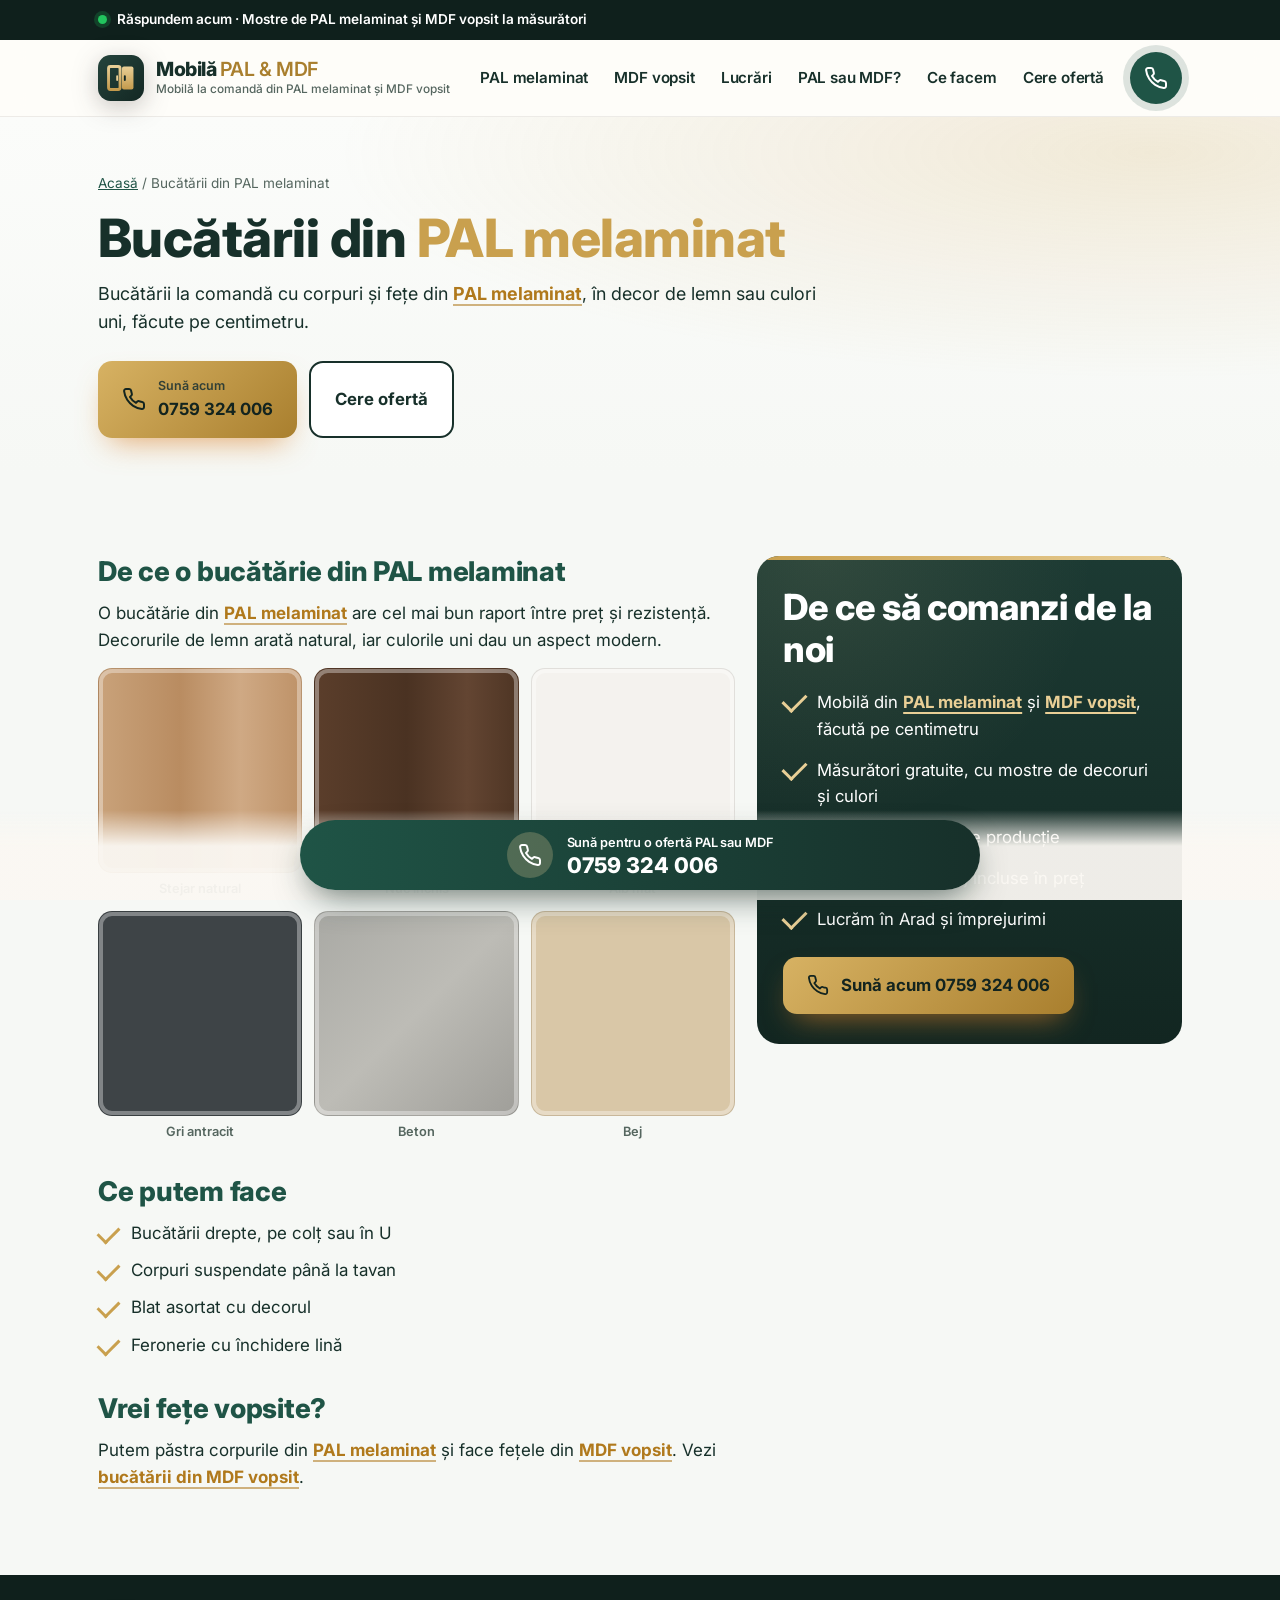
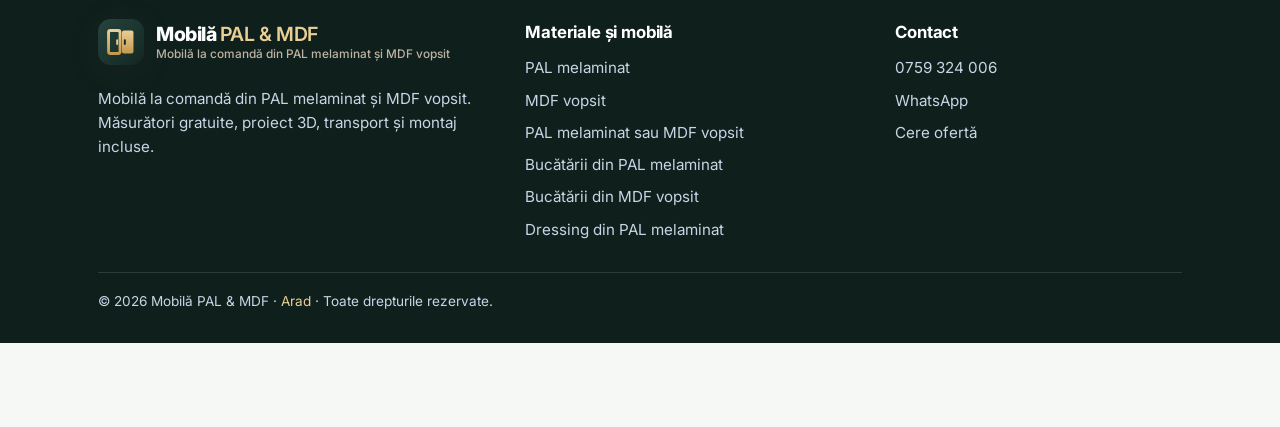
<file: bucatarii-pal-melaminat.html>
<!doctype html>
<html lang="ro">
<head>
<meta charset="utf-8">
<meta name="viewport" content="width=device-width, initial-scale=1">
<title>Bucătării din PAL melaminat la comandă în Arad | Mobilă PAL &amp; MDF</title>
<meta name="description" content="Bucătării la comandă din PAL melaminat: decoruri de lemn și culori uni, măsurători gratuite, proiect 3D, transport și montaj incluse. Lucrăm în Arad și împrejurimi.">
<link rel="canonical" href="https://mobilapalarad.ro/bucatarii-pal-melaminat.html">
<script type="application/ld+json">{"@context":"https://schema.org","@type":"BreadcrumbList","itemListElement":[{"@type":"ListItem","position":1,"name":"Acasă","item":"https://mobilapalarad.ro/"},{"@type":"ListItem","position":2,"name":"Bucătării din PAL melaminat","item":"https://mobilapalarad.ro/bucatarii-pal-melaminat.html"}]}</script>
<meta name="theme-color" content="#17302A">
<link rel="icon" href="favicon.svg" type="image/svg+xml">
<link rel="preconnect" href="https://fonts.googleapis.com">
<link rel="preconnect" href="https://fonts.gstatic.com" crossorigin>
<link rel="stylesheet" href="https://fonts.googleapis.com/css2?family=Inter:wght@400;500;600;700;800;900&display=swap">
<link rel="stylesheet" href="style.css">
</head>
<body>
<div class="live"><div class="wrap"><span class="dot"></span>Răspundem acum<span class="hide-m"> · Mostre de PAL melaminat și MDF vopsit la măsurători</span></div></div>
<header class="top"><div class="wrap">
  <a class="brand" href="index.html" aria-label="Mobilă PAL & MDF, pagina principală"><span class="logo"><svg class="logo-mark" width="46" height="46" viewBox="0 0 48 48" aria-hidden="true">
  <defs><linearGradient id="pgb" x1="0" y1="0" x2="1" y2="1"><stop offset="0" stop-color="#25443C"/><stop offset="1" stop-color="#132723"/></linearGradient>
  <linearGradient id="pga" x1="0" y1="0" x2="0" y2="1"><stop offset="0" stop-color="#E9CF96"/><stop offset="1" stop-color="#C49A4C"/></linearGradient></defs>
  <rect width="48" height="48" rx="13" fill="url(#pgb)"/>
  <rect x="11" y="12" width="12" height="24" rx="2" fill="none" stroke="url(#pga)" stroke-width="3"/>
  <rect x="25" y="12" width="12" height="24" rx="2" fill="url(#pga)"/>
  <path d="M20 22v4M28 22v4" stroke="#132723" stroke-width="2" stroke-linecap="round"/>
  <path d="M20 22v4" stroke="#E9CF96" stroke-width="2" stroke-linecap="round"/>
</svg><span class="wm"><span class="wm1">Mobilă <i>PAL & MDF</i></span><small>Mobilă la comandă din PAL melaminat și MDF vopsit</small></span></span></a>
  <nav class="menu nav-desktop" aria-label="Meniu principal"><div class="wrap"><a href="index.html#pal">PAL melaminat</a><a href="index.html#mdf">MDF vopsit</a><a href="index.html#lucrari">Lucrări</a><a href="pal-melaminat-sau-mdf-vopsit.html">PAL sau MDF?</a><a href="index.html#unde">Ce facem</a><a href="index.html#oferta">Cere ofertă</a></div></nav>
  <a class="call-dot" href="tel:+40759324006" aria-label="Sună la 0759 324 006"><svg width="24" height="24" viewBox="0 0 24 24" fill="none" stroke="#fff" stroke-width="2" stroke-linecap="round" stroke-linejoin="round" aria-hidden="true"><path d="M22 16.9v3a2 2 0 0 1-2.2 2 19.8 19.8 0 0 1-8.6-3.1 19.5 19.5 0 0 1-6-6A19.8 19.8 0 0 1 2.1 4.2 2 2 0 0 1 4.1 2h3a2 2 0 0 1 2 1.7c.1 1 .4 1.9.7 2.8a2 2 0 0 1-.5 2.1L8 9.9a16 16 0 0 0 6 6l1.3-1.3a2 2 0 0 1 2.1-.4c.9.3 1.8.6 2.8.7a2 2 0 0 1 1.7 2z"/></svg></a>
  <button class="menu-btn" type="button" aria-label="Meniu" aria-expanded="false" id="menu-btn"><svg width="26" height="26" viewBox="0 0 24 24" fill="none" stroke="#17302A" stroke-width="2" stroke-linecap="round" stroke-linejoin="round" aria-hidden="true"><path d="M3 7h18M3 12h18M3 17h18"/></svg></button>
</div></header>
<main>

<div class="hero hero-k"><div class="wrap">
  <p class="crumbs"><a href="index.html">Acasă</a> / Bucătării din PAL melaminat</p>
  <h1 style="margin-top:14px">Bucătării din <em>PAL melaminat</em></h1>
  <p class="lead" style="margin-top:12px">Bucătării la comandă cu corpuri și fețe din <a class="kw" href="pal-melaminat.html">PAL melaminat</a>, în decor de lemn sau culori uni, făcute pe centimetru.</p>
  <div class="cta-row"><a class="btn" href="tel:+40759324006"><svg width="24" height="24" viewBox="0 0 24 24" fill="none" stroke="#fff" stroke-width="2" stroke-linecap="round" stroke-linejoin="round" aria-hidden="true"><path d="M22 16.9v3a2 2 0 0 1-2.2 2 19.8 19.8 0 0 1-8.6-3.1 19.5 19.5 0 0 1-6-6A19.8 19.8 0 0 1 2.1 4.2 2 2 0 0 1 4.1 2h3a2 2 0 0 1 2 1.7c.1 1 .4 1.9.7 2.8a2 2 0 0 1-.5 2.1L8 9.9a16 16 0 0 0 6 6l1.3-1.3a2 2 0 0 1 2.1-.4c.9.3 1.8.6 2.8.7a2 2 0 0 1 1.7 2z"/></svg><span><small>Sună acum</small>0759 324 006</span></a><a class="btn ghost" href="index.html#oferta">Cere ofertă</a></div>
</div></div>
<section><div class="wrap"><div class="two">
  <div class="prose"><h2 style="margin-top:0">De ce o bucătărie din PAL melaminat</h2><p>O bucătărie din <a class="kw" href="pal-melaminat.html">PAL melaminat</a> are cel mai bun raport între preț și rezistență. Decorurile de lemn arată natural, iar culorile uni dau un aspect modern.</p><div class="sw"><div class="swi"><span style="background:linear-gradient(90deg,#C9A27A,#B98C61 40%,#CFA984 70%,#BE9268)"></span><small>Stejar natural</small></div><div class="swi"><span style="background:linear-gradient(90deg,#5B3E2B,#4A3222 45%,#634532 75%,#4E3524)"></span><small>Nuc închis</small></div><div class="swi"><span style="background:#F4F2EE"></span><small>Alb mat</small></div><div class="swi"><span style="background:#3E4447"></span><small>Gri antracit</small></div><div class="swi"><span style="background:linear-gradient(135deg,#A9A9A4,#BDBCB6 50%,#9F9E99)"></span><small>Beton</small></div><div class="swi"><span style="background:#D9C7A7"></span><small>Bej</small></div></div>
<h2>Ce putem face</h2><ul class="ticks-l"><li>Bucătării drepte, pe colț sau în U</li><li>Corpuri suspendate până la tavan</li><li>Blat asortat cu decorul</li><li>Feronerie cu închidere lină</li></ul>
<h2>Vrei fețe vopsite?</h2><p>Putem păstra corpurile din <a class="kw" href="pal-melaminat.html">PAL melaminat</a> și face fețele din <a class="kw" href="mdf-vopsit.html">MDF vopsit</a>. Vezi <a class="kw" href="bucatarii-mdf-vopsit.html">bucătării din MDF vopsit</a>.</p></div>
  <div class="why">
  <h2>De ce să comanzi de la noi</h2>
  <ul class="checks">
    <li>Mobilă din <a class="kw" href="pal-melaminat.html">PAL melaminat</a> și <a class="kw" href="mdf-vopsit.html">MDF vopsit</a>, făcută pe centimetru</li>
    <li>Măsurători gratuite, cu mostre de decoruri și culori</li>
    <li>Proiect 3D înainte de producție</li>
    <li>Transport și montaj incluse în preț</li>
    <li>Lucrăm în Arad și împrejurimi</li>
  </ul>
  <a class="btn" href="tel:+40759324006"><svg width="22" height="22" viewBox="0 0 24 24" fill="none" stroke="#fff" stroke-width="2" stroke-linecap="round" stroke-linejoin="round" aria-hidden="true"><path d="M22 16.9v3a2 2 0 0 1-2.2 2 19.8 19.8 0 0 1-8.6-3.1 19.5 19.5 0 0 1-6-6A19.8 19.8 0 0 1 2.1 4.2 2 2 0 0 1 4.1 2h3a2 2 0 0 1 2 1.7c.1 1 .4 1.9.7 2.8a2 2 0 0 1-.5 2.1L8 9.9a16 16 0 0 0 6 6l1.3-1.3a2 2 0 0 1 2.1-.4c.9.3 1.8.6 2.8.7a2 2 0 0 1 1.7 2z"/></svg> Sună acum 0759 324 006</a>
</div>
</div></div></section>
</main>
<footer><div class="wrap">
  <div class="cols">
    <div><a href="index.html" class="f-logo" aria-label="Mobilă PAL & MDF"><span class="logo logo-light"><svg class="logo-mark" width="46" height="46" viewBox="0 0 48 48" aria-hidden="true">
  <defs><linearGradient id="pgb" x1="0" y1="0" x2="1" y2="1"><stop offset="0" stop-color="#25443C"/><stop offset="1" stop-color="#132723"/></linearGradient>
  <linearGradient id="pga" x1="0" y1="0" x2="0" y2="1"><stop offset="0" stop-color="#E9CF96"/><stop offset="1" stop-color="#C49A4C"/></linearGradient></defs>
  <rect width="48" height="48" rx="13" fill="url(#pgb)"/>
  <rect x="11" y="12" width="12" height="24" rx="2" fill="none" stroke="url(#pga)" stroke-width="3"/>
  <rect x="25" y="12" width="12" height="24" rx="2" fill="url(#pga)"/>
  <path d="M20 22v4M28 22v4" stroke="#132723" stroke-width="2" stroke-linecap="round"/>
  <path d="M20 22v4" stroke="#E9CF96" stroke-width="2" stroke-linecap="round"/>
</svg><span class="wm"><span class="wm1">Mobilă <i>PAL & MDF</i></span><small>Mobilă la comandă din PAL melaminat și MDF vopsit</small></span></span></a><p style="margin-top:14px">Mobilă la comandă din PAL melaminat și MDF vopsit. Măsurători gratuite, proiect 3D, transport și montaj incluse.</p></div>
    <div><h4>Materiale și mobilă</h4><ul><li><a href="pal-melaminat.html">PAL melaminat</a></li><li><a href="mdf-vopsit.html">MDF vopsit</a></li><li><a href="pal-melaminat-sau-mdf-vopsit.html">PAL melaminat sau MDF vopsit</a></li><li><a href="bucatarii-pal-melaminat.html">Bucătării din PAL melaminat</a></li><li><a href="bucatarii-mdf-vopsit.html">Bucătării din MDF vopsit</a></li><li><a href="dressing-pal-melaminat.html">Dressing din PAL melaminat</a></li></ul></div>
    <div><h4>Contact</h4><ul><li><a href="tel:+40759324006">0759 324 006</a></li><li><a href="https://wa.me/40759324006">WhatsApp</a></li><li><a href="index.html#oferta">Cere ofertă</a></li></ul></div>
  </div>
  <p class="legal">© 2026 Mobilă PAL & MDF · <span class="loc">Arad</span> · Toate drepturile rezervate.</p>
</div></footer>
<div class="sticky"><a href="tel:+40759324006"><span class="ring"><svg width="24" height="24" viewBox="0 0 24 24" fill="none" stroke="#fff" stroke-width="2" stroke-linecap="round" stroke-linejoin="round" aria-hidden="true"><path d="M22 16.9v3a2 2 0 0 1-2.2 2 19.8 19.8 0 0 1-8.6-3.1 19.5 19.5 0 0 1-6-6A19.8 19.8 0 0 1 2.1 4.2 2 2 0 0 1 4.1 2h3a2 2 0 0 1 2 1.7c.1 1 .4 1.9.7 2.8a2 2 0 0 1-.5 2.1L8 9.9a16 16 0 0 0 6 6l1.3-1.3a2 2 0 0 1 2.1-.4c.9.3 1.8.6 2.8.7a2 2 0 0 1 1.7 2z"/></svg></span><span><small>Sună pentru o ofertă PAL sau MDF</small><b>0759 324 006</b></span></a></div>
<script>
(function(){var b=document.getElementById("menu-btn"),m=document.querySelector("nav.menu");if(!b||!m)return;
b.addEventListener("click",function(){var o=m.classList.toggle("open");b.setAttribute("aria-expanded",o)});
m.addEventListener("click",function(e){if(e.target.tagName==="A"){m.classList.remove("open");b.setAttribute("aria-expanded","false")}});})();
</script>
</body>
</html>
</file>
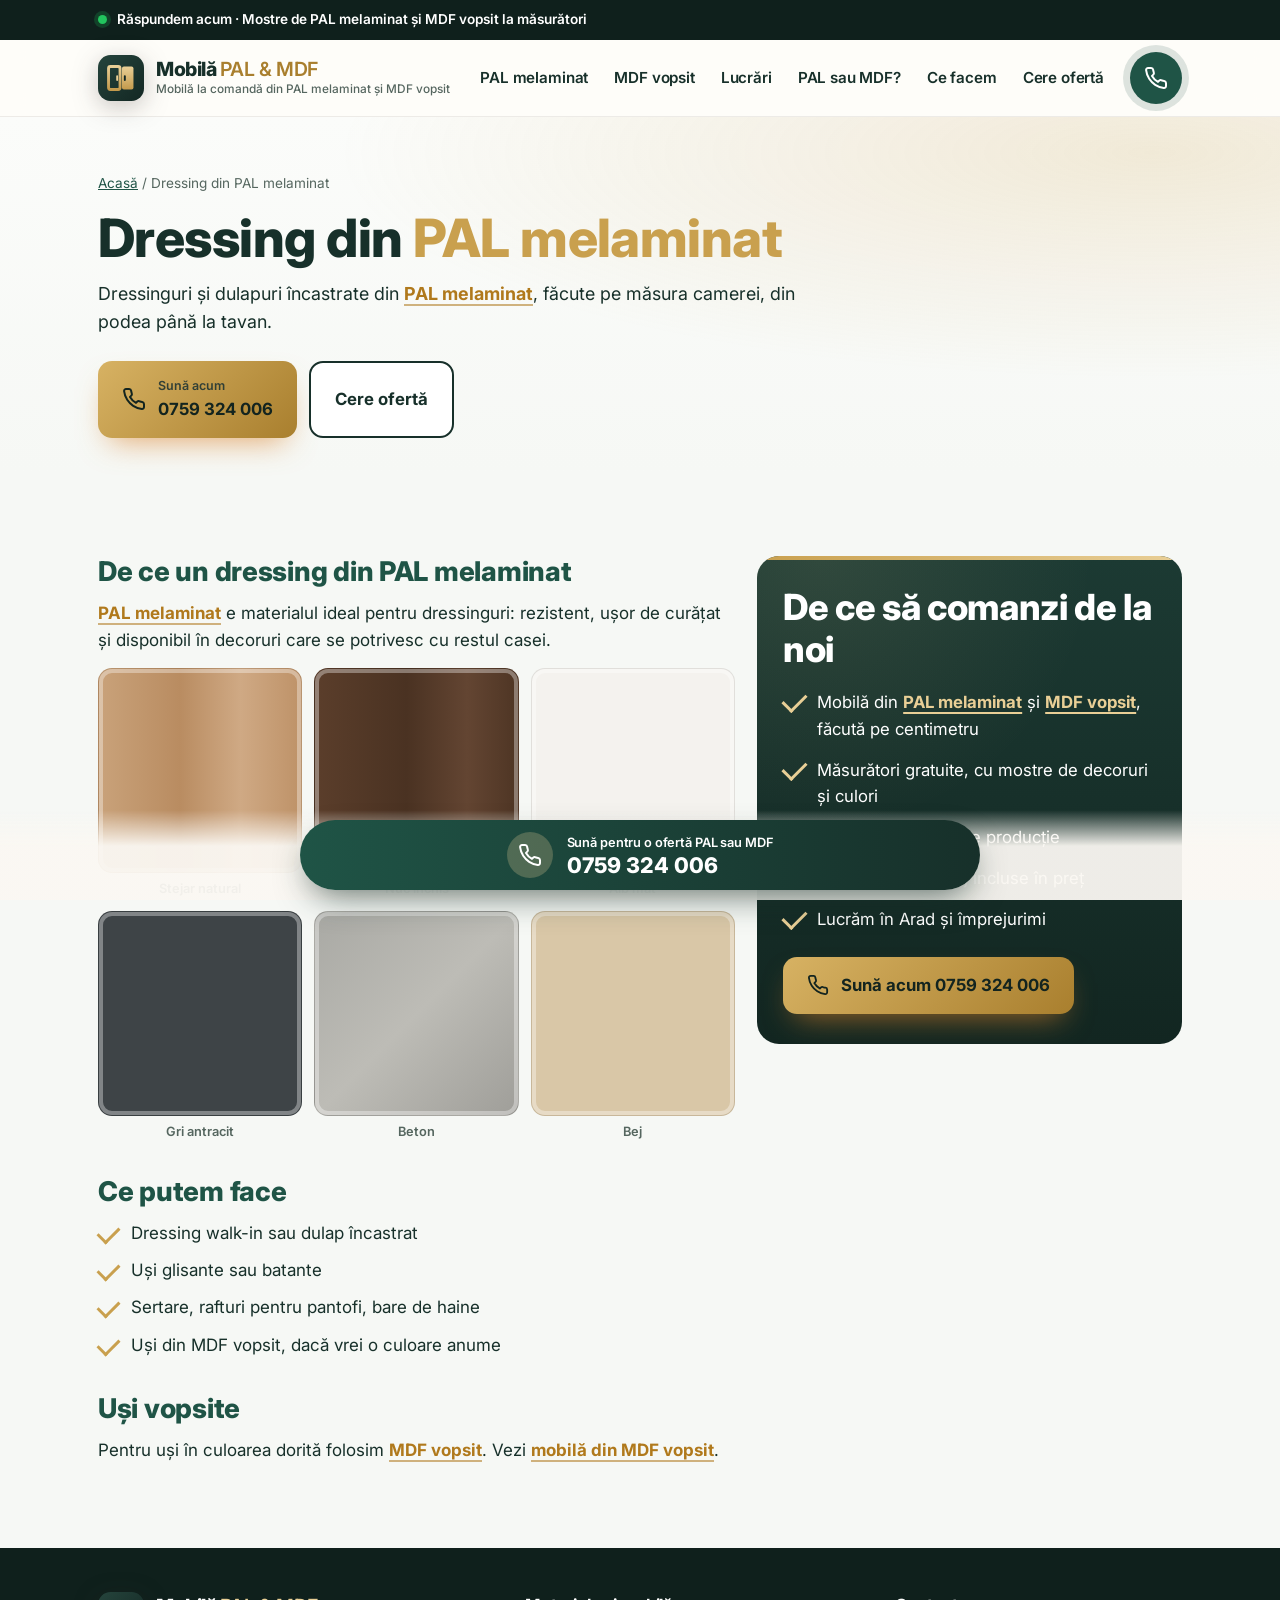
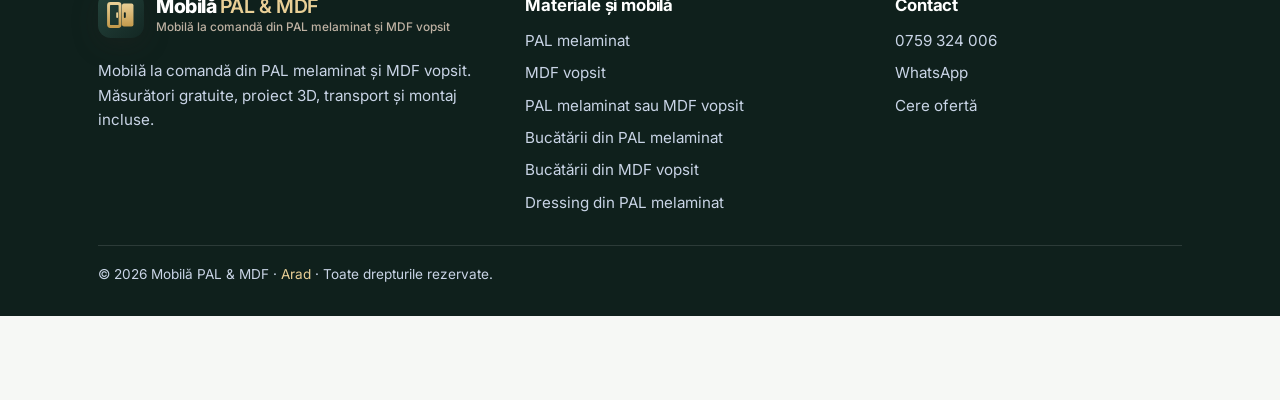
<file: dressing-pal-melaminat.html>
<!doctype html>
<html lang="ro">
<head>
<meta charset="utf-8">
<meta name="viewport" content="width=device-width, initial-scale=1">
<title>Dressing din PAL melaminat la comandă în Arad | Mobilă PAL &amp; MDF</title>
<meta name="description" content="Dressinguri și dulapuri încastrate din PAL melaminat, la comandă. Măsurători gratuite, proiect 3D, transport și montaj incluse. Lucrăm în Arad și împrejurimi.">
<link rel="canonical" href="https://mobilapalarad.ro/dressing-pal-melaminat.html">
<script type="application/ld+json">{"@context":"https://schema.org","@type":"BreadcrumbList","itemListElement":[{"@type":"ListItem","position":1,"name":"Acasă","item":"https://mobilapalarad.ro/"},{"@type":"ListItem","position":2,"name":"Dressing din PAL melaminat","item":"https://mobilapalarad.ro/dressing-pal-melaminat.html"}]}</script>
<meta name="theme-color" content="#17302A">
<link rel="icon" href="favicon.svg" type="image/svg+xml">
<link rel="preconnect" href="https://fonts.googleapis.com">
<link rel="preconnect" href="https://fonts.gstatic.com" crossorigin>
<link rel="stylesheet" href="https://fonts.googleapis.com/css2?family=Inter:wght@400;500;600;700;800;900&display=swap">
<link rel="stylesheet" href="style.css">
</head>
<body>
<div class="live"><div class="wrap"><span class="dot"></span>Răspundem acum<span class="hide-m"> · Mostre de PAL melaminat și MDF vopsit la măsurători</span></div></div>
<header class="top"><div class="wrap">
  <a class="brand" href="index.html" aria-label="Mobilă PAL & MDF, pagina principală"><span class="logo"><svg class="logo-mark" width="46" height="46" viewBox="0 0 48 48" aria-hidden="true">
  <defs><linearGradient id="pgb" x1="0" y1="0" x2="1" y2="1"><stop offset="0" stop-color="#25443C"/><stop offset="1" stop-color="#132723"/></linearGradient>
  <linearGradient id="pga" x1="0" y1="0" x2="0" y2="1"><stop offset="0" stop-color="#E9CF96"/><stop offset="1" stop-color="#C49A4C"/></linearGradient></defs>
  <rect width="48" height="48" rx="13" fill="url(#pgb)"/>
  <rect x="11" y="12" width="12" height="24" rx="2" fill="none" stroke="url(#pga)" stroke-width="3"/>
  <rect x="25" y="12" width="12" height="24" rx="2" fill="url(#pga)"/>
  <path d="M20 22v4M28 22v4" stroke="#132723" stroke-width="2" stroke-linecap="round"/>
  <path d="M20 22v4" stroke="#E9CF96" stroke-width="2" stroke-linecap="round"/>
</svg><span class="wm"><span class="wm1">Mobilă <i>PAL & MDF</i></span><small>Mobilă la comandă din PAL melaminat și MDF vopsit</small></span></span></a>
  <nav class="menu nav-desktop" aria-label="Meniu principal"><div class="wrap"><a href="index.html#pal">PAL melaminat</a><a href="index.html#mdf">MDF vopsit</a><a href="index.html#lucrari">Lucrări</a><a href="pal-melaminat-sau-mdf-vopsit.html">PAL sau MDF?</a><a href="index.html#unde">Ce facem</a><a href="index.html#oferta">Cere ofertă</a></div></nav>
  <a class="call-dot" href="tel:+40759324006" aria-label="Sună la 0759 324 006"><svg width="24" height="24" viewBox="0 0 24 24" fill="none" stroke="#fff" stroke-width="2" stroke-linecap="round" stroke-linejoin="round" aria-hidden="true"><path d="M22 16.9v3a2 2 0 0 1-2.2 2 19.8 19.8 0 0 1-8.6-3.1 19.5 19.5 0 0 1-6-6A19.8 19.8 0 0 1 2.1 4.2 2 2 0 0 1 4.1 2h3a2 2 0 0 1 2 1.7c.1 1 .4 1.9.7 2.8a2 2 0 0 1-.5 2.1L8 9.9a16 16 0 0 0 6 6l1.3-1.3a2 2 0 0 1 2.1-.4c.9.3 1.8.6 2.8.7a2 2 0 0 1 1.7 2z"/></svg></a>
  <button class="menu-btn" type="button" aria-label="Meniu" aria-expanded="false" id="menu-btn"><svg width="26" height="26" viewBox="0 0 24 24" fill="none" stroke="#17302A" stroke-width="2" stroke-linecap="round" stroke-linejoin="round" aria-hidden="true"><path d="M3 7h18M3 12h18M3 17h18"/></svg></button>
</div></header>
<main>

<div class="hero hero-k"><div class="wrap">
  <p class="crumbs"><a href="index.html">Acasă</a> / Dressing din PAL melaminat</p>
  <h1 style="margin-top:14px">Dressing din <em>PAL melaminat</em></h1>
  <p class="lead" style="margin-top:12px">Dressinguri și dulapuri încastrate din <a class="kw" href="pal-melaminat.html">PAL melaminat</a>, făcute pe măsura camerei, din podea până la tavan.</p>
  <div class="cta-row"><a class="btn" href="tel:+40759324006"><svg width="24" height="24" viewBox="0 0 24 24" fill="none" stroke="#fff" stroke-width="2" stroke-linecap="round" stroke-linejoin="round" aria-hidden="true"><path d="M22 16.9v3a2 2 0 0 1-2.2 2 19.8 19.8 0 0 1-8.6-3.1 19.5 19.5 0 0 1-6-6A19.8 19.8 0 0 1 2.1 4.2 2 2 0 0 1 4.1 2h3a2 2 0 0 1 2 1.7c.1 1 .4 1.9.7 2.8a2 2 0 0 1-.5 2.1L8 9.9a16 16 0 0 0 6 6l1.3-1.3a2 2 0 0 1 2.1-.4c.9.3 1.8.6 2.8.7a2 2 0 0 1 1.7 2z"/></svg><span><small>Sună acum</small>0759 324 006</span></a><a class="btn ghost" href="index.html#oferta">Cere ofertă</a></div>
</div></div>
<section><div class="wrap"><div class="two">
  <div class="prose"><h2 style="margin-top:0">De ce un dressing din PAL melaminat</h2><p><a class="kw" href="pal-melaminat.html">PAL melaminat</a> e materialul ideal pentru dressinguri: rezistent, ușor de curățat și disponibil în decoruri care se potrivesc cu restul casei.</p><div class="sw"><div class="swi"><span style="background:linear-gradient(90deg,#C9A27A,#B98C61 40%,#CFA984 70%,#BE9268)"></span><small>Stejar natural</small></div><div class="swi"><span style="background:linear-gradient(90deg,#5B3E2B,#4A3222 45%,#634532 75%,#4E3524)"></span><small>Nuc închis</small></div><div class="swi"><span style="background:#F4F2EE"></span><small>Alb mat</small></div><div class="swi"><span style="background:#3E4447"></span><small>Gri antracit</small></div><div class="swi"><span style="background:linear-gradient(135deg,#A9A9A4,#BDBCB6 50%,#9F9E99)"></span><small>Beton</small></div><div class="swi"><span style="background:#D9C7A7"></span><small>Bej</small></div></div>
<h2>Ce putem face</h2><ul class="ticks-l"><li>Dressing walk-in sau dulap încastrat</li><li>Uși glisante sau batante</li><li>Sertare, rafturi pentru pantofi, bare de haine</li><li>Uși din MDF vopsit, dacă vrei o culoare anume</li></ul>
<h2>Uși vopsite</h2><p>Pentru uși în culoarea dorită folosim <a class="kw" href="mdf-vopsit.html">MDF vopsit</a>. Vezi <a class="kw" href="mdf-vopsit.html">mobilă din MDF vopsit</a>.</p></div>
  <div class="why">
  <h2>De ce să comanzi de la noi</h2>
  <ul class="checks">
    <li>Mobilă din <a class="kw" href="pal-melaminat.html">PAL melaminat</a> și <a class="kw" href="mdf-vopsit.html">MDF vopsit</a>, făcută pe centimetru</li>
    <li>Măsurători gratuite, cu mostre de decoruri și culori</li>
    <li>Proiect 3D înainte de producție</li>
    <li>Transport și montaj incluse în preț</li>
    <li>Lucrăm în Arad și împrejurimi</li>
  </ul>
  <a class="btn" href="tel:+40759324006"><svg width="22" height="22" viewBox="0 0 24 24" fill="none" stroke="#fff" stroke-width="2" stroke-linecap="round" stroke-linejoin="round" aria-hidden="true"><path d="M22 16.9v3a2 2 0 0 1-2.2 2 19.8 19.8 0 0 1-8.6-3.1 19.5 19.5 0 0 1-6-6A19.8 19.8 0 0 1 2.1 4.2 2 2 0 0 1 4.1 2h3a2 2 0 0 1 2 1.7c.1 1 .4 1.9.7 2.8a2 2 0 0 1-.5 2.1L8 9.9a16 16 0 0 0 6 6l1.3-1.3a2 2 0 0 1 2.1-.4c.9.3 1.8.6 2.8.7a2 2 0 0 1 1.7 2z"/></svg> Sună acum 0759 324 006</a>
</div>
</div></div></section>
</main>
<footer><div class="wrap">
  <div class="cols">
    <div><a href="index.html" class="f-logo" aria-label="Mobilă PAL & MDF"><span class="logo logo-light"><svg class="logo-mark" width="46" height="46" viewBox="0 0 48 48" aria-hidden="true">
  <defs><linearGradient id="pgb" x1="0" y1="0" x2="1" y2="1"><stop offset="0" stop-color="#25443C"/><stop offset="1" stop-color="#132723"/></linearGradient>
  <linearGradient id="pga" x1="0" y1="0" x2="0" y2="1"><stop offset="0" stop-color="#E9CF96"/><stop offset="1" stop-color="#C49A4C"/></linearGradient></defs>
  <rect width="48" height="48" rx="13" fill="url(#pgb)"/>
  <rect x="11" y="12" width="12" height="24" rx="2" fill="none" stroke="url(#pga)" stroke-width="3"/>
  <rect x="25" y="12" width="12" height="24" rx="2" fill="url(#pga)"/>
  <path d="M20 22v4M28 22v4" stroke="#132723" stroke-width="2" stroke-linecap="round"/>
  <path d="M20 22v4" stroke="#E9CF96" stroke-width="2" stroke-linecap="round"/>
</svg><span class="wm"><span class="wm1">Mobilă <i>PAL & MDF</i></span><small>Mobilă la comandă din PAL melaminat și MDF vopsit</small></span></span></a><p style="margin-top:14px">Mobilă la comandă din PAL melaminat și MDF vopsit. Măsurători gratuite, proiect 3D, transport și montaj incluse.</p></div>
    <div><h4>Materiale și mobilă</h4><ul><li><a href="pal-melaminat.html">PAL melaminat</a></li><li><a href="mdf-vopsit.html">MDF vopsit</a></li><li><a href="pal-melaminat-sau-mdf-vopsit.html">PAL melaminat sau MDF vopsit</a></li><li><a href="bucatarii-pal-melaminat.html">Bucătării din PAL melaminat</a></li><li><a href="bucatarii-mdf-vopsit.html">Bucătării din MDF vopsit</a></li><li><a href="dressing-pal-melaminat.html">Dressing din PAL melaminat</a></li></ul></div>
    <div><h4>Contact</h4><ul><li><a href="tel:+40759324006">0759 324 006</a></li><li><a href="https://wa.me/40759324006">WhatsApp</a></li><li><a href="index.html#oferta">Cere ofertă</a></li></ul></div>
  </div>
  <p class="legal">© 2026 Mobilă PAL & MDF · <span class="loc">Arad</span> · Toate drepturile rezervate.</p>
</div></footer>
<div class="sticky"><a href="tel:+40759324006"><span class="ring"><svg width="24" height="24" viewBox="0 0 24 24" fill="none" stroke="#fff" stroke-width="2" stroke-linecap="round" stroke-linejoin="round" aria-hidden="true"><path d="M22 16.9v3a2 2 0 0 1-2.2 2 19.8 19.8 0 0 1-8.6-3.1 19.5 19.5 0 0 1-6-6A19.8 19.8 0 0 1 2.1 4.2 2 2 0 0 1 4.1 2h3a2 2 0 0 1 2 1.7c.1 1 .4 1.9.7 2.8a2 2 0 0 1-.5 2.1L8 9.9a16 16 0 0 0 6 6l1.3-1.3a2 2 0 0 1 2.1-.4c.9.3 1.8.6 2.8.7a2 2 0 0 1 1.7 2z"/></svg></span><span><small>Sună pentru o ofertă PAL sau MDF</small><b>0759 324 006</b></span></a></div>
<script>
(function(){var b=document.getElementById("menu-btn"),m=document.querySelector("nav.menu");if(!b||!m)return;
b.addEventListener("click",function(){var o=m.classList.toggle("open");b.setAttribute("aria-expanded",o)});
m.addEventListener("click",function(e){if(e.target.tagName==="A"){m.classList.remove("open");b.setAttribute("aria-expanded","false")}});})();
</script>
</body>
</html>
</file>
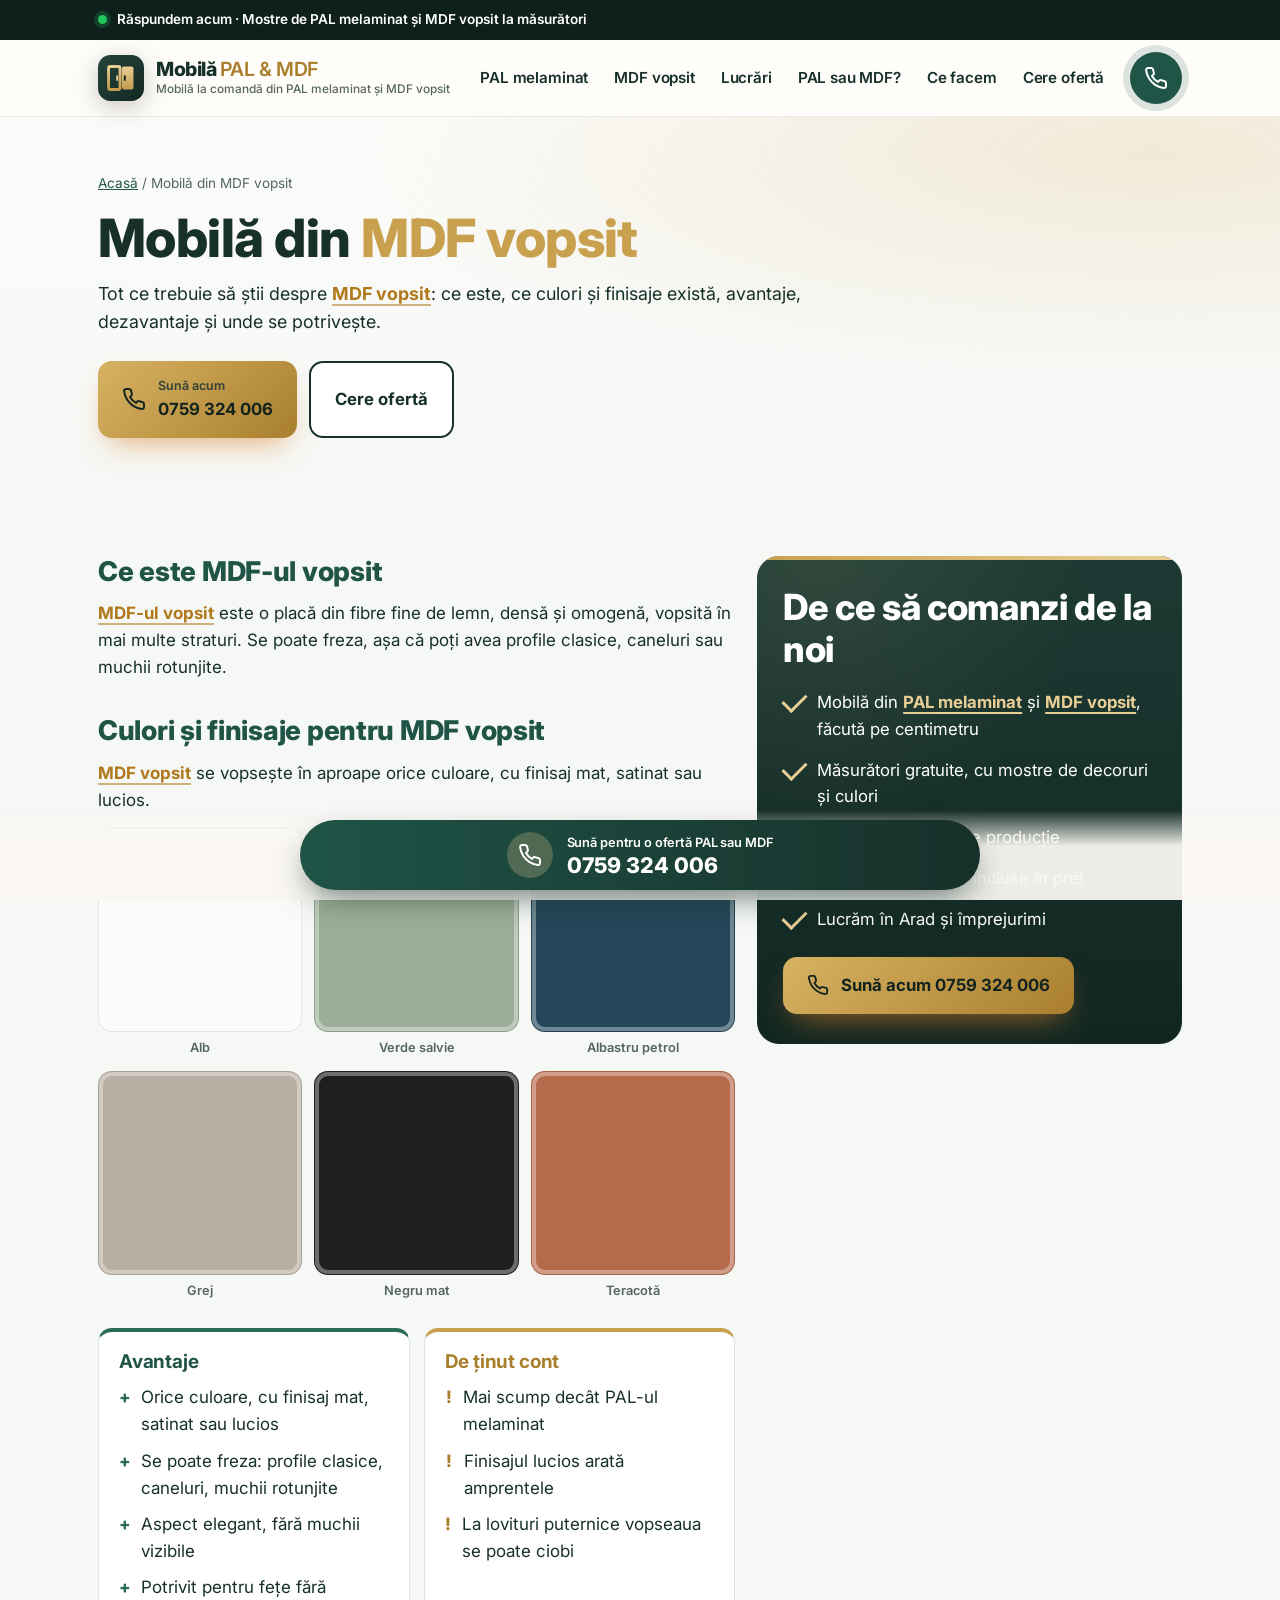
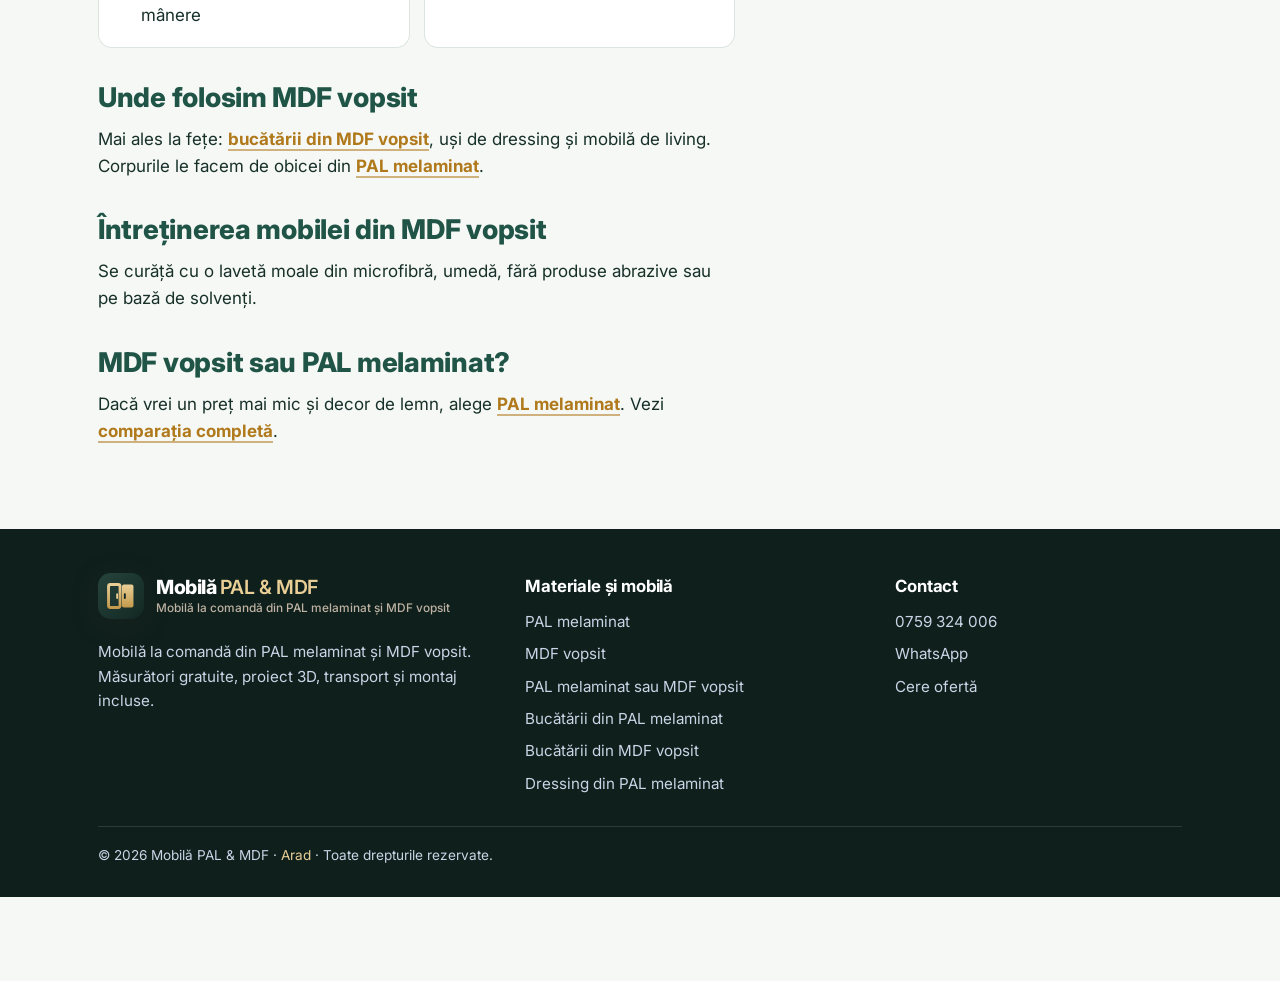
<file: mdf-vopsit.html>
<!doctype html>
<html lang="ro">
<head>
<meta charset="utf-8">
<meta name="viewport" content="width=device-width, initial-scale=1">
<title>MDF vopsit în Arad: mobilă la comandă, culori, avantaje | Mobilă PAL &amp; MDF</title>
<meta name="description" content="Mobilă la comandă din MDF vopsit: ce este, culori și finisaje mat sau lucios, avantaje și dezavantaje. Măsurători gratuite cu mostre. Lucrăm în Arad și împrejurimi.">
<link rel="canonical" href="https://mobilapalarad.ro/mdf-vopsit.html">
<script type="application/ld+json">{"@context":"https://schema.org","@type":"BreadcrumbList","itemListElement":[{"@type":"ListItem","position":1,"name":"Acasă","item":"https://mobilapalarad.ro/"},{"@type":"ListItem","position":2,"name":"Mobilă din MDF vopsit","item":"https://mobilapalarad.ro/mdf-vopsit.html"}]}</script>
<meta name="theme-color" content="#17302A">
<link rel="icon" href="favicon.svg" type="image/svg+xml">
<link rel="preconnect" href="https://fonts.googleapis.com">
<link rel="preconnect" href="https://fonts.gstatic.com" crossorigin>
<link rel="stylesheet" href="https://fonts.googleapis.com/css2?family=Inter:wght@400;500;600;700;800;900&display=swap">
<link rel="stylesheet" href="style.css">
</head>
<body>
<div class="live"><div class="wrap"><span class="dot"></span>Răspundem acum<span class="hide-m"> · Mostre de PAL melaminat și MDF vopsit la măsurători</span></div></div>
<header class="top"><div class="wrap">
  <a class="brand" href="index.html" aria-label="Mobilă PAL & MDF, pagina principală"><span class="logo"><svg class="logo-mark" width="46" height="46" viewBox="0 0 48 48" aria-hidden="true">
  <defs><linearGradient id="pgb" x1="0" y1="0" x2="1" y2="1"><stop offset="0" stop-color="#25443C"/><stop offset="1" stop-color="#132723"/></linearGradient>
  <linearGradient id="pga" x1="0" y1="0" x2="0" y2="1"><stop offset="0" stop-color="#E9CF96"/><stop offset="1" stop-color="#C49A4C"/></linearGradient></defs>
  <rect width="48" height="48" rx="13" fill="url(#pgb)"/>
  <rect x="11" y="12" width="12" height="24" rx="2" fill="none" stroke="url(#pga)" stroke-width="3"/>
  <rect x="25" y="12" width="12" height="24" rx="2" fill="url(#pga)"/>
  <path d="M20 22v4M28 22v4" stroke="#132723" stroke-width="2" stroke-linecap="round"/>
  <path d="M20 22v4" stroke="#E9CF96" stroke-width="2" stroke-linecap="round"/>
</svg><span class="wm"><span class="wm1">Mobilă <i>PAL & MDF</i></span><small>Mobilă la comandă din PAL melaminat și MDF vopsit</small></span></span></a>
  <nav class="menu nav-desktop" aria-label="Meniu principal"><div class="wrap"><a href="index.html#pal">PAL melaminat</a><a href="index.html#mdf">MDF vopsit</a><a href="index.html#lucrari">Lucrări</a><a href="pal-melaminat-sau-mdf-vopsit.html">PAL sau MDF?</a><a href="index.html#unde">Ce facem</a><a href="index.html#oferta">Cere ofertă</a></div></nav>
  <a class="call-dot" href="tel:+40759324006" aria-label="Sună la 0759 324 006"><svg width="24" height="24" viewBox="0 0 24 24" fill="none" stroke="#fff" stroke-width="2" stroke-linecap="round" stroke-linejoin="round" aria-hidden="true"><path d="M22 16.9v3a2 2 0 0 1-2.2 2 19.8 19.8 0 0 1-8.6-3.1 19.5 19.5 0 0 1-6-6A19.8 19.8 0 0 1 2.1 4.2 2 2 0 0 1 4.1 2h3a2 2 0 0 1 2 1.7c.1 1 .4 1.9.7 2.8a2 2 0 0 1-.5 2.1L8 9.9a16 16 0 0 0 6 6l1.3-1.3a2 2 0 0 1 2.1-.4c.9.3 1.8.6 2.8.7a2 2 0 0 1 1.7 2z"/></svg></a>
  <button class="menu-btn" type="button" aria-label="Meniu" aria-expanded="false" id="menu-btn"><svg width="26" height="26" viewBox="0 0 24 24" fill="none" stroke="#17302A" stroke-width="2" stroke-linecap="round" stroke-linejoin="round" aria-hidden="true"><path d="M3 7h18M3 12h18M3 17h18"/></svg></button>
</div></header>
<main>

<div class="hero hero-k"><div class="wrap">
  <p class="crumbs"><a href="index.html">Acasă</a> / Mobilă din MDF vopsit</p>
  <h1 style="margin-top:14px">Mobilă din <em>MDF vopsit</em></h1>
  <p class="lead" style="margin-top:12px">Tot ce trebuie să știi despre <a class="kw" href="mdf-vopsit.html">MDF vopsit</a>: ce este, ce culori și finisaje există, avantaje, dezavantaje și unde se potrivește.</p>
  <div class="cta-row"><a class="btn" href="tel:+40759324006"><svg width="24" height="24" viewBox="0 0 24 24" fill="none" stroke="#fff" stroke-width="2" stroke-linecap="round" stroke-linejoin="round" aria-hidden="true"><path d="M22 16.9v3a2 2 0 0 1-2.2 2 19.8 19.8 0 0 1-8.6-3.1 19.5 19.5 0 0 1-6-6A19.8 19.8 0 0 1 2.1 4.2 2 2 0 0 1 4.1 2h3a2 2 0 0 1 2 1.7c.1 1 .4 1.9.7 2.8a2 2 0 0 1-.5 2.1L8 9.9a16 16 0 0 0 6 6l1.3-1.3a2 2 0 0 1 2.1-.4c.9.3 1.8.6 2.8.7a2 2 0 0 1 1.7 2z"/></svg><span><small>Sună acum</small>0759 324 006</span></a><a class="btn ghost" href="index.html#oferta">Cere ofertă</a></div>
</div></div>
<section><div class="wrap"><div class="two">
  <div class="prose"><h2 style="margin-top:0">Ce este MDF-ul vopsit</h2>
<p><a class="kw" href="mdf-vopsit.html">MDF-ul vopsit</a> este o placă din fibre fine de lemn, densă și omogenă, vopsită în mai multe straturi. Se poate freza, așa că poți avea profile clasice, caneluri sau muchii rotunjite.</p>
<h2>Culori și finisaje pentru MDF vopsit</h2><p><a class="kw" href="mdf-vopsit.html">MDF vopsit</a> se vopsește în aproape orice culoare, cu finisaj mat, satinat sau lucios.</p><div class="sw"><div class="swi"><span style="background:#FAFAF8"></span><small>Alb</small></div><div class="swi"><span style="background:#9DAE98"></span><small>Verde salvie</small></div><div class="swi"><span style="background:#24485A"></span><small>Albastru petrol</small></div><div class="swi"><span style="background:#B8AEA2"></span><small>Grej</small></div><div class="swi"><span style="background:#1E1F21"></span><small>Negru mat</small></div><div class="swi"><span style="background:#B66A4C"></span><small>Teracotă</small></div></div>
<div class="pm"><div class="pm-col pm-plus"><h3>Avantaje</h3><ul><li>Orice culoare, cu finisaj mat, satinat sau lucios</li><li>Se poate freza: profile clasice, caneluri, muchii rotunjite</li><li>Aspect elegant, fără muchii vizibile</li><li>Potrivit pentru fețe fără mânere</li></ul></div><div class="pm-col pm-minus"><h3>De ținut cont</h3><ul><li>Mai scump decât PAL-ul melaminat</li><li>Finisajul lucios arată amprentele</li><li>La lovituri puternice vopseaua se poate ciobi</li></ul></div></div>
<h2>Unde folosim MDF vopsit</h2><p>Mai ales la fețe: <a class="kw" href="bucatarii-mdf-vopsit.html">bucătării din MDF vopsit</a>, uși de dressing și mobilă de living. Corpurile le facem de obicei din <a class="kw" href="pal-melaminat.html">PAL melaminat</a>.</p>
<h2>Întreținerea mobilei din MDF vopsit</h2><p>Se curăță cu o lavetă moale din microfibră, umedă, fără produse abrazive sau pe bază de solvenți.</p>
<h2>MDF vopsit sau PAL melaminat?</h2><p>Dacă vrei un preț mai mic și decor de lemn, alege <a class="kw" href="pal-melaminat.html">PAL melaminat</a>. Vezi <a class="kw" href="pal-melaminat-sau-mdf-vopsit.html">comparația completă</a>.</p></div>
  <div class="why">
  <h2>De ce să comanzi de la noi</h2>
  <ul class="checks">
    <li>Mobilă din <a class="kw" href="pal-melaminat.html">PAL melaminat</a> și <a class="kw" href="mdf-vopsit.html">MDF vopsit</a>, făcută pe centimetru</li>
    <li>Măsurători gratuite, cu mostre de decoruri și culori</li>
    <li>Proiect 3D înainte de producție</li>
    <li>Transport și montaj incluse în preț</li>
    <li>Lucrăm în Arad și împrejurimi</li>
  </ul>
  <a class="btn" href="tel:+40759324006"><svg width="22" height="22" viewBox="0 0 24 24" fill="none" stroke="#fff" stroke-width="2" stroke-linecap="round" stroke-linejoin="round" aria-hidden="true"><path d="M22 16.9v3a2 2 0 0 1-2.2 2 19.8 19.8 0 0 1-8.6-3.1 19.5 19.5 0 0 1-6-6A19.8 19.8 0 0 1 2.1 4.2 2 2 0 0 1 4.1 2h3a2 2 0 0 1 2 1.7c.1 1 .4 1.9.7 2.8a2 2 0 0 1-.5 2.1L8 9.9a16 16 0 0 0 6 6l1.3-1.3a2 2 0 0 1 2.1-.4c.9.3 1.8.6 2.8.7a2 2 0 0 1 1.7 2z"/></svg> Sună acum 0759 324 006</a>
</div>
</div></div></section>
</main>
<footer><div class="wrap">
  <div class="cols">
    <div><a href="index.html" class="f-logo" aria-label="Mobilă PAL & MDF"><span class="logo logo-light"><svg class="logo-mark" width="46" height="46" viewBox="0 0 48 48" aria-hidden="true">
  <defs><linearGradient id="pgb" x1="0" y1="0" x2="1" y2="1"><stop offset="0" stop-color="#25443C"/><stop offset="1" stop-color="#132723"/></linearGradient>
  <linearGradient id="pga" x1="0" y1="0" x2="0" y2="1"><stop offset="0" stop-color="#E9CF96"/><stop offset="1" stop-color="#C49A4C"/></linearGradient></defs>
  <rect width="48" height="48" rx="13" fill="url(#pgb)"/>
  <rect x="11" y="12" width="12" height="24" rx="2" fill="none" stroke="url(#pga)" stroke-width="3"/>
  <rect x="25" y="12" width="12" height="24" rx="2" fill="url(#pga)"/>
  <path d="M20 22v4M28 22v4" stroke="#132723" stroke-width="2" stroke-linecap="round"/>
  <path d="M20 22v4" stroke="#E9CF96" stroke-width="2" stroke-linecap="round"/>
</svg><span class="wm"><span class="wm1">Mobilă <i>PAL & MDF</i></span><small>Mobilă la comandă din PAL melaminat și MDF vopsit</small></span></span></a><p style="margin-top:14px">Mobilă la comandă din PAL melaminat și MDF vopsit. Măsurători gratuite, proiect 3D, transport și montaj incluse.</p></div>
    <div><h4>Materiale și mobilă</h4><ul><li><a href="pal-melaminat.html">PAL melaminat</a></li><li><a href="mdf-vopsit.html">MDF vopsit</a></li><li><a href="pal-melaminat-sau-mdf-vopsit.html">PAL melaminat sau MDF vopsit</a></li><li><a href="bucatarii-pal-melaminat.html">Bucătării din PAL melaminat</a></li><li><a href="bucatarii-mdf-vopsit.html">Bucătării din MDF vopsit</a></li><li><a href="dressing-pal-melaminat.html">Dressing din PAL melaminat</a></li></ul></div>
    <div><h4>Contact</h4><ul><li><a href="tel:+40759324006">0759 324 006</a></li><li><a href="https://wa.me/40759324006">WhatsApp</a></li><li><a href="index.html#oferta">Cere ofertă</a></li></ul></div>
  </div>
  <p class="legal">© 2026 Mobilă PAL & MDF · <span class="loc">Arad</span> · Toate drepturile rezervate.</p>
</div></footer>
<div class="sticky"><a href="tel:+40759324006"><span class="ring"><svg width="24" height="24" viewBox="0 0 24 24" fill="none" stroke="#fff" stroke-width="2" stroke-linecap="round" stroke-linejoin="round" aria-hidden="true"><path d="M22 16.9v3a2 2 0 0 1-2.2 2 19.8 19.8 0 0 1-8.6-3.1 19.5 19.5 0 0 1-6-6A19.8 19.8 0 0 1 2.1 4.2 2 2 0 0 1 4.1 2h3a2 2 0 0 1 2 1.7c.1 1 .4 1.9.7 2.8a2 2 0 0 1-.5 2.1L8 9.9a16 16 0 0 0 6 6l1.3-1.3a2 2 0 0 1 2.1-.4c.9.3 1.8.6 2.8.7a2 2 0 0 1 1.7 2z"/></svg></span><span><small>Sună pentru o ofertă PAL sau MDF</small><b>0759 324 006</b></span></a></div>
<script>
(function(){var b=document.getElementById("menu-btn"),m=document.querySelector("nav.menu");if(!b||!m)return;
b.addEventListener("click",function(){var o=m.classList.toggle("open");b.setAttribute("aria-expanded",o)});
m.addEventListener("click",function(e){if(e.target.tagName==="A"){m.classList.remove("open");b.setAttribute("aria-expanded","false")}});})();
</script>
</body>
</html>
</file>
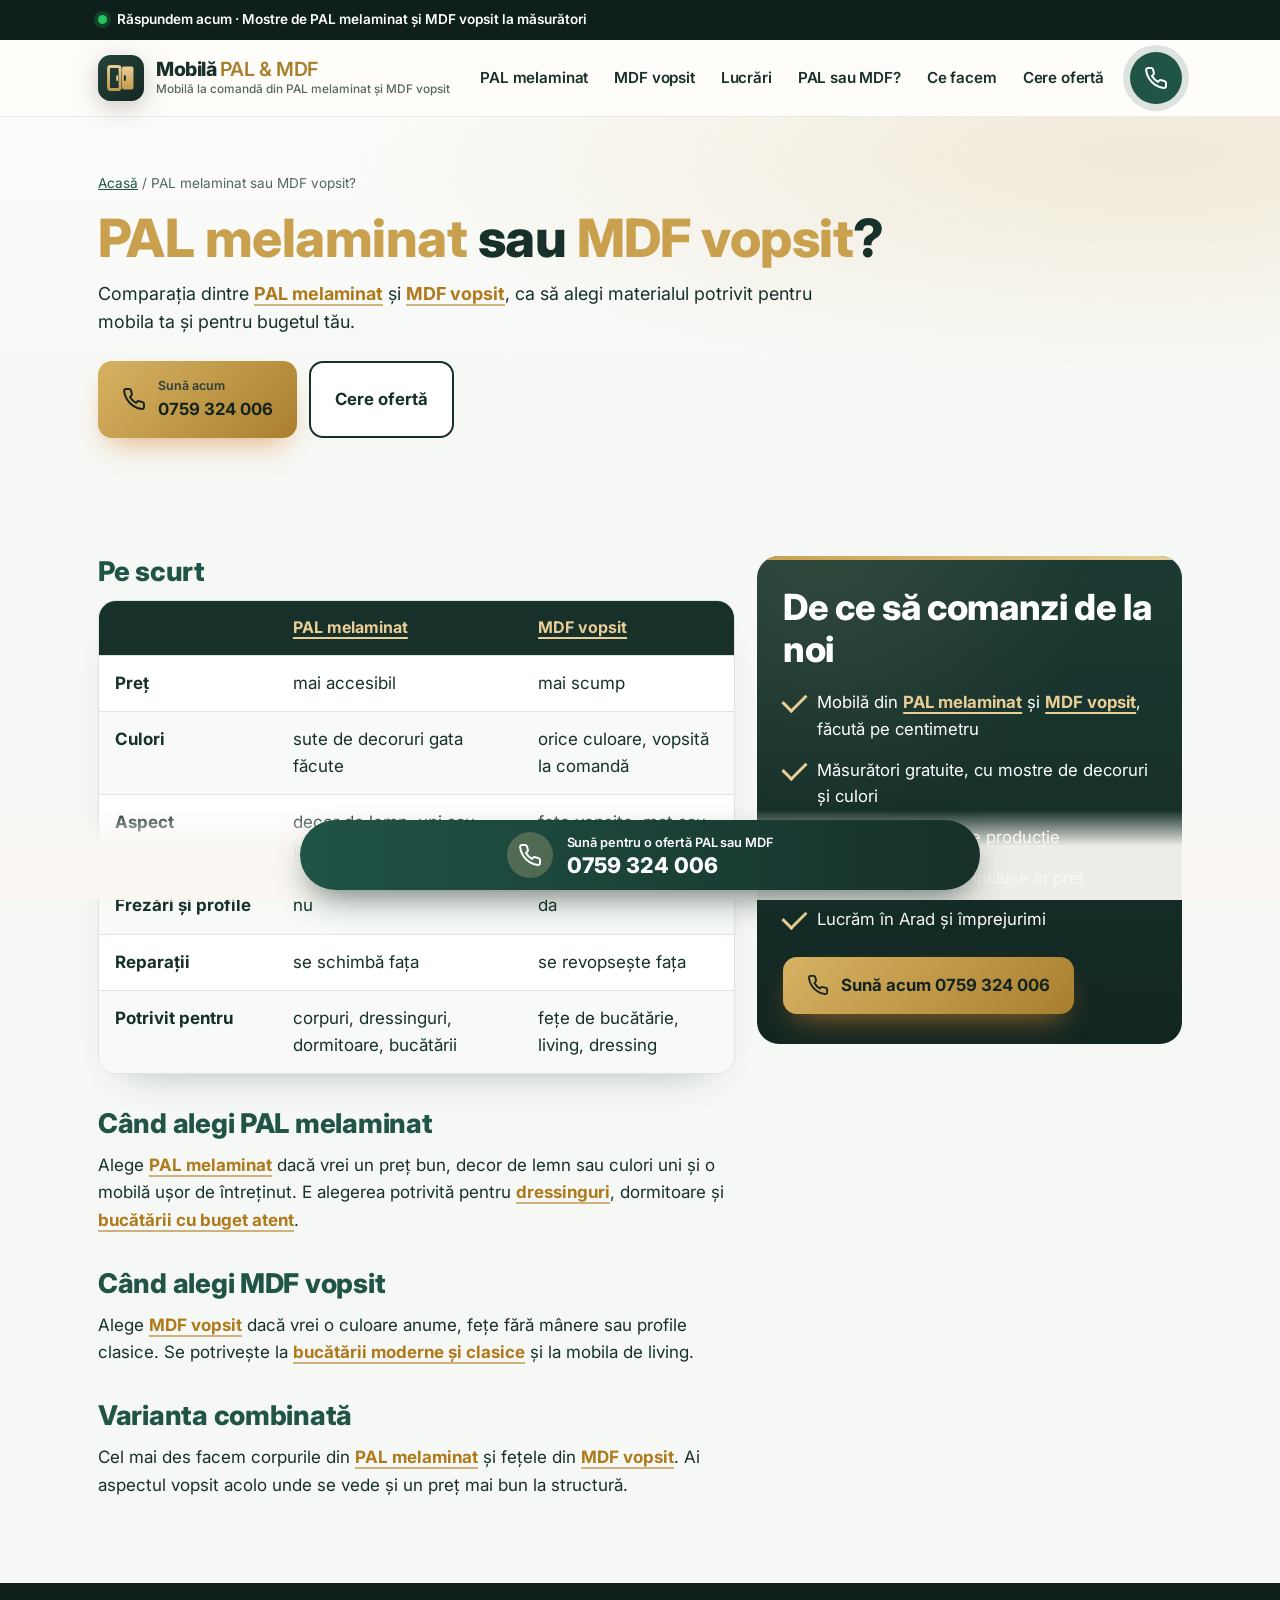
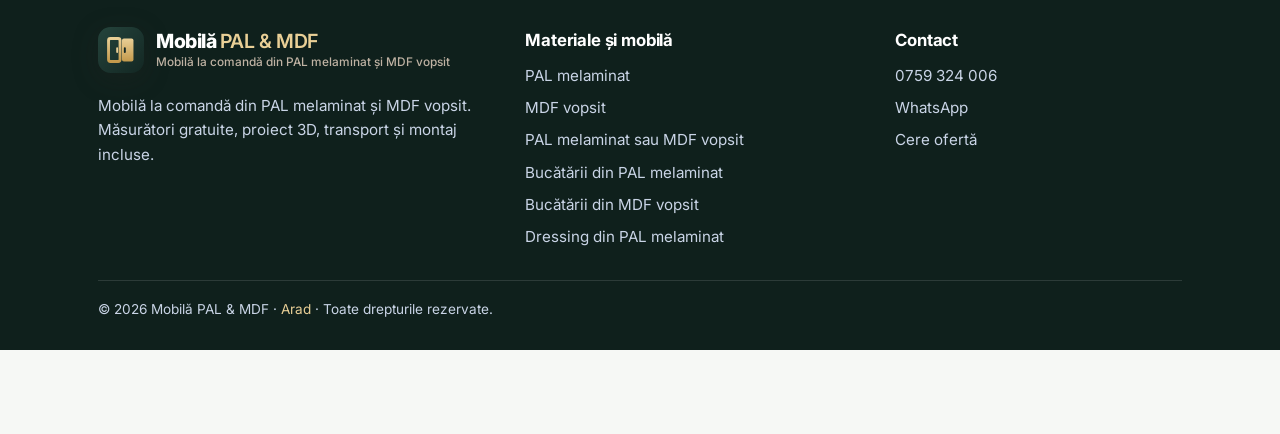
<file: pal-melaminat-sau-mdf-vopsit.html>
<!doctype html>
<html lang="ro">
<head>
<meta charset="utf-8">
<meta name="viewport" content="width=device-width, initial-scale=1">
<title>PAL melaminat sau MDF vopsit? Comparație pentru mobilă la comandă în Arad | Mobilă PAL &amp; MDF</title>
<meta name="description" content="PAL melaminat sau MDF vopsit: diferențe de preț, aspect, culori și întreținere. Cum alegi materialul potrivit pentru mobila la comandă. Lucrăm în Arad și împrejurimi.">
<link rel="canonical" href="https://mobilapalarad.ro/pal-melaminat-sau-mdf-vopsit.html">
<script type="application/ld+json">{"@context":"https://schema.org","@type":"BreadcrumbList","itemListElement":[{"@type":"ListItem","position":1,"name":"Acasă","item":"https://mobilapalarad.ro/"},{"@type":"ListItem","position":2,"name":"PAL melaminat sau MDF vopsit?","item":"https://mobilapalarad.ro/pal-melaminat-sau-mdf-vopsit.html"}]}</script>
<meta name="theme-color" content="#17302A">
<link rel="icon" href="favicon.svg" type="image/svg+xml">
<link rel="preconnect" href="https://fonts.googleapis.com">
<link rel="preconnect" href="https://fonts.gstatic.com" crossorigin>
<link rel="stylesheet" href="https://fonts.googleapis.com/css2?family=Inter:wght@400;500;600;700;800;900&display=swap">
<link rel="stylesheet" href="style.css">
</head>
<body>
<div class="live"><div class="wrap"><span class="dot"></span>Răspundem acum<span class="hide-m"> · Mostre de PAL melaminat și MDF vopsit la măsurători</span></div></div>
<header class="top"><div class="wrap">
  <a class="brand" href="index.html" aria-label="Mobilă PAL & MDF, pagina principală"><span class="logo"><svg class="logo-mark" width="46" height="46" viewBox="0 0 48 48" aria-hidden="true">
  <defs><linearGradient id="pgb" x1="0" y1="0" x2="1" y2="1"><stop offset="0" stop-color="#25443C"/><stop offset="1" stop-color="#132723"/></linearGradient>
  <linearGradient id="pga" x1="0" y1="0" x2="0" y2="1"><stop offset="0" stop-color="#E9CF96"/><stop offset="1" stop-color="#C49A4C"/></linearGradient></defs>
  <rect width="48" height="48" rx="13" fill="url(#pgb)"/>
  <rect x="11" y="12" width="12" height="24" rx="2" fill="none" stroke="url(#pga)" stroke-width="3"/>
  <rect x="25" y="12" width="12" height="24" rx="2" fill="url(#pga)"/>
  <path d="M20 22v4M28 22v4" stroke="#132723" stroke-width="2" stroke-linecap="round"/>
  <path d="M20 22v4" stroke="#E9CF96" stroke-width="2" stroke-linecap="round"/>
</svg><span class="wm"><span class="wm1">Mobilă <i>PAL & MDF</i></span><small>Mobilă la comandă din PAL melaminat și MDF vopsit</small></span></span></a>
  <nav class="menu nav-desktop" aria-label="Meniu principal"><div class="wrap"><a href="index.html#pal">PAL melaminat</a><a href="index.html#mdf">MDF vopsit</a><a href="index.html#lucrari">Lucrări</a><a href="pal-melaminat-sau-mdf-vopsit.html">PAL sau MDF?</a><a href="index.html#unde">Ce facem</a><a href="index.html#oferta">Cere ofertă</a></div></nav>
  <a class="call-dot" href="tel:+40759324006" aria-label="Sună la 0759 324 006"><svg width="24" height="24" viewBox="0 0 24 24" fill="none" stroke="#fff" stroke-width="2" stroke-linecap="round" stroke-linejoin="round" aria-hidden="true"><path d="M22 16.9v3a2 2 0 0 1-2.2 2 19.8 19.8 0 0 1-8.6-3.1 19.5 19.5 0 0 1-6-6A19.8 19.8 0 0 1 2.1 4.2 2 2 0 0 1 4.1 2h3a2 2 0 0 1 2 1.7c.1 1 .4 1.9.7 2.8a2 2 0 0 1-.5 2.1L8 9.9a16 16 0 0 0 6 6l1.3-1.3a2 2 0 0 1 2.1-.4c.9.3 1.8.6 2.8.7a2 2 0 0 1 1.7 2z"/></svg></a>
  <button class="menu-btn" type="button" aria-label="Meniu" aria-expanded="false" id="menu-btn"><svg width="26" height="26" viewBox="0 0 24 24" fill="none" stroke="#17302A" stroke-width="2" stroke-linecap="round" stroke-linejoin="round" aria-hidden="true"><path d="M3 7h18M3 12h18M3 17h18"/></svg></button>
</div></header>
<main>

<div class="hero hero-k"><div class="wrap">
  <p class="crumbs"><a href="index.html">Acasă</a> / PAL melaminat sau MDF vopsit?</p>
  <h1 style="margin-top:14px"><em>PAL melaminat</em> sau <em>MDF vopsit</em>?</h1>
  <p class="lead" style="margin-top:12px">Comparația dintre <a class="kw" href="pal-melaminat.html">PAL melaminat</a> și <a class="kw" href="mdf-vopsit.html">MDF vopsit</a>, ca să alegi materialul potrivit pentru mobila ta și pentru bugetul tău.</p>
  <div class="cta-row"><a class="btn" href="tel:+40759324006"><svg width="24" height="24" viewBox="0 0 24 24" fill="none" stroke="#fff" stroke-width="2" stroke-linecap="round" stroke-linejoin="round" aria-hidden="true"><path d="M22 16.9v3a2 2 0 0 1-2.2 2 19.8 19.8 0 0 1-8.6-3.1 19.5 19.5 0 0 1-6-6A19.8 19.8 0 0 1 2.1 4.2 2 2 0 0 1 4.1 2h3a2 2 0 0 1 2 1.7c.1 1 .4 1.9.7 2.8a2 2 0 0 1-.5 2.1L8 9.9a16 16 0 0 0 6 6l1.3-1.3a2 2 0 0 1 2.1-.4c.9.3 1.8.6 2.8.7a2 2 0 0 1 1.7 2z"/></svg><span><small>Sună acum</small>0759 324 006</span></a><a class="btn ghost" href="index.html#oferta">Cere ofertă</a></div>
</div></div>
<section><div class="wrap"><div class="two">
  <div class="prose"><h2 style="margin-top:0">Pe scurt</h2><div class="cmp-wrap"><table class="cmp"><thead><tr><th></th><th><a class="kw" href="pal-melaminat.html">PAL melaminat</a></th><th><a class="kw" href="mdf-vopsit.html">MDF vopsit</a></th></tr></thead><tbody><tr><th>Preț</th><td>mai accesibil</td><td>mai scump</td></tr><tr><th>Culori</th><td>sute de decoruri gata făcute</td><td>orice culoare, vopsită la comandă</td></tr><tr><th>Aspect</th><td>decor de lemn, uni sau piatră</td><td>fețe vopsite, mat sau lucios</td></tr><tr><th>Frezări și profile</th><td>nu</td><td>da</td></tr><tr><th>Reparații</th><td>se schimbă fața</td><td>se revopsește fața</td></tr><tr><th>Potrivit pentru</th><td>corpuri, dressinguri, dormitoare, bucătării</td><td>fețe de bucătărie, living, dressing</td></tr></tbody></table></div>
<h2>Când alegi PAL melaminat</h2><p>Alege <a class="kw" href="pal-melaminat.html">PAL melaminat</a> dacă vrei un preț bun, decor de lemn sau culori uni și o mobilă ușor de întreținut. E alegerea potrivită pentru <a class="kw" href="dressing-pal-melaminat.html">dressinguri</a>, dormitoare și <a class="kw" href="bucatarii-pal-melaminat.html">bucătării cu buget atent</a>.</p>
<h2>Când alegi MDF vopsit</h2><p>Alege <a class="kw" href="mdf-vopsit.html">MDF vopsit</a> dacă vrei o culoare anume, fețe fără mânere sau profile clasice. Se potrivește la <a class="kw" href="bucatarii-mdf-vopsit.html">bucătării moderne și clasice</a> și la mobila de living.</p>
<h2>Varianta combinată</h2><p>Cel mai des facem corpurile din <a class="kw" href="pal-melaminat.html">PAL melaminat</a> și fețele din <a class="kw" href="mdf-vopsit.html">MDF vopsit</a>. Ai aspectul vopsit acolo unde se vede și un preț mai bun la structură.</p></div>
  <div class="why">
  <h2>De ce să comanzi de la noi</h2>
  <ul class="checks">
    <li>Mobilă din <a class="kw" href="pal-melaminat.html">PAL melaminat</a> și <a class="kw" href="mdf-vopsit.html">MDF vopsit</a>, făcută pe centimetru</li>
    <li>Măsurători gratuite, cu mostre de decoruri și culori</li>
    <li>Proiect 3D înainte de producție</li>
    <li>Transport și montaj incluse în preț</li>
    <li>Lucrăm în Arad și împrejurimi</li>
  </ul>
  <a class="btn" href="tel:+40759324006"><svg width="22" height="22" viewBox="0 0 24 24" fill="none" stroke="#fff" stroke-width="2" stroke-linecap="round" stroke-linejoin="round" aria-hidden="true"><path d="M22 16.9v3a2 2 0 0 1-2.2 2 19.8 19.8 0 0 1-8.6-3.1 19.5 19.5 0 0 1-6-6A19.8 19.8 0 0 1 2.1 4.2 2 2 0 0 1 4.1 2h3a2 2 0 0 1 2 1.7c.1 1 .4 1.9.7 2.8a2 2 0 0 1-.5 2.1L8 9.9a16 16 0 0 0 6 6l1.3-1.3a2 2 0 0 1 2.1-.4c.9.3 1.8.6 2.8.7a2 2 0 0 1 1.7 2z"/></svg> Sună acum 0759 324 006</a>
</div>
</div></div></section>
</main>
<footer><div class="wrap">
  <div class="cols">
    <div><a href="index.html" class="f-logo" aria-label="Mobilă PAL & MDF"><span class="logo logo-light"><svg class="logo-mark" width="46" height="46" viewBox="0 0 48 48" aria-hidden="true">
  <defs><linearGradient id="pgb" x1="0" y1="0" x2="1" y2="1"><stop offset="0" stop-color="#25443C"/><stop offset="1" stop-color="#132723"/></linearGradient>
  <linearGradient id="pga" x1="0" y1="0" x2="0" y2="1"><stop offset="0" stop-color="#E9CF96"/><stop offset="1" stop-color="#C49A4C"/></linearGradient></defs>
  <rect width="48" height="48" rx="13" fill="url(#pgb)"/>
  <rect x="11" y="12" width="12" height="24" rx="2" fill="none" stroke="url(#pga)" stroke-width="3"/>
  <rect x="25" y="12" width="12" height="24" rx="2" fill="url(#pga)"/>
  <path d="M20 22v4M28 22v4" stroke="#132723" stroke-width="2" stroke-linecap="round"/>
  <path d="M20 22v4" stroke="#E9CF96" stroke-width="2" stroke-linecap="round"/>
</svg><span class="wm"><span class="wm1">Mobilă <i>PAL & MDF</i></span><small>Mobilă la comandă din PAL melaminat și MDF vopsit</small></span></span></a><p style="margin-top:14px">Mobilă la comandă din PAL melaminat și MDF vopsit. Măsurători gratuite, proiect 3D, transport și montaj incluse.</p></div>
    <div><h4>Materiale și mobilă</h4><ul><li><a href="pal-melaminat.html">PAL melaminat</a></li><li><a href="mdf-vopsit.html">MDF vopsit</a></li><li><a href="pal-melaminat-sau-mdf-vopsit.html">PAL melaminat sau MDF vopsit</a></li><li><a href="bucatarii-pal-melaminat.html">Bucătării din PAL melaminat</a></li><li><a href="bucatarii-mdf-vopsit.html">Bucătării din MDF vopsit</a></li><li><a href="dressing-pal-melaminat.html">Dressing din PAL melaminat</a></li></ul></div>
    <div><h4>Contact</h4><ul><li><a href="tel:+40759324006">0759 324 006</a></li><li><a href="https://wa.me/40759324006">WhatsApp</a></li><li><a href="index.html#oferta">Cere ofertă</a></li></ul></div>
  </div>
  <p class="legal">© 2026 Mobilă PAL & MDF · <span class="loc">Arad</span> · Toate drepturile rezervate.</p>
</div></footer>
<div class="sticky"><a href="tel:+40759324006"><span class="ring"><svg width="24" height="24" viewBox="0 0 24 24" fill="none" stroke="#fff" stroke-width="2" stroke-linecap="round" stroke-linejoin="round" aria-hidden="true"><path d="M22 16.9v3a2 2 0 0 1-2.2 2 19.8 19.8 0 0 1-8.6-3.1 19.5 19.5 0 0 1-6-6A19.8 19.8 0 0 1 2.1 4.2 2 2 0 0 1 4.1 2h3a2 2 0 0 1 2 1.7c.1 1 .4 1.9.7 2.8a2 2 0 0 1-.5 2.1L8 9.9a16 16 0 0 0 6 6l1.3-1.3a2 2 0 0 1 2.1-.4c.9.3 1.8.6 2.8.7a2 2 0 0 1 1.7 2z"/></svg></span><span><small>Sună pentru o ofertă PAL sau MDF</small><b>0759 324 006</b></span></a></div>
<script>
(function(){var b=document.getElementById("menu-btn"),m=document.querySelector("nav.menu");if(!b||!m)return;
b.addEventListener("click",function(){var o=m.classList.toggle("open");b.setAttribute("aria-expanded",o)});
m.addEventListener("click",function(e){if(e.target.tagName==="A"){m.classList.remove("open");b.setAttribute("aria-expanded","false")}});})();
</script>
</body>
</html>
</file>
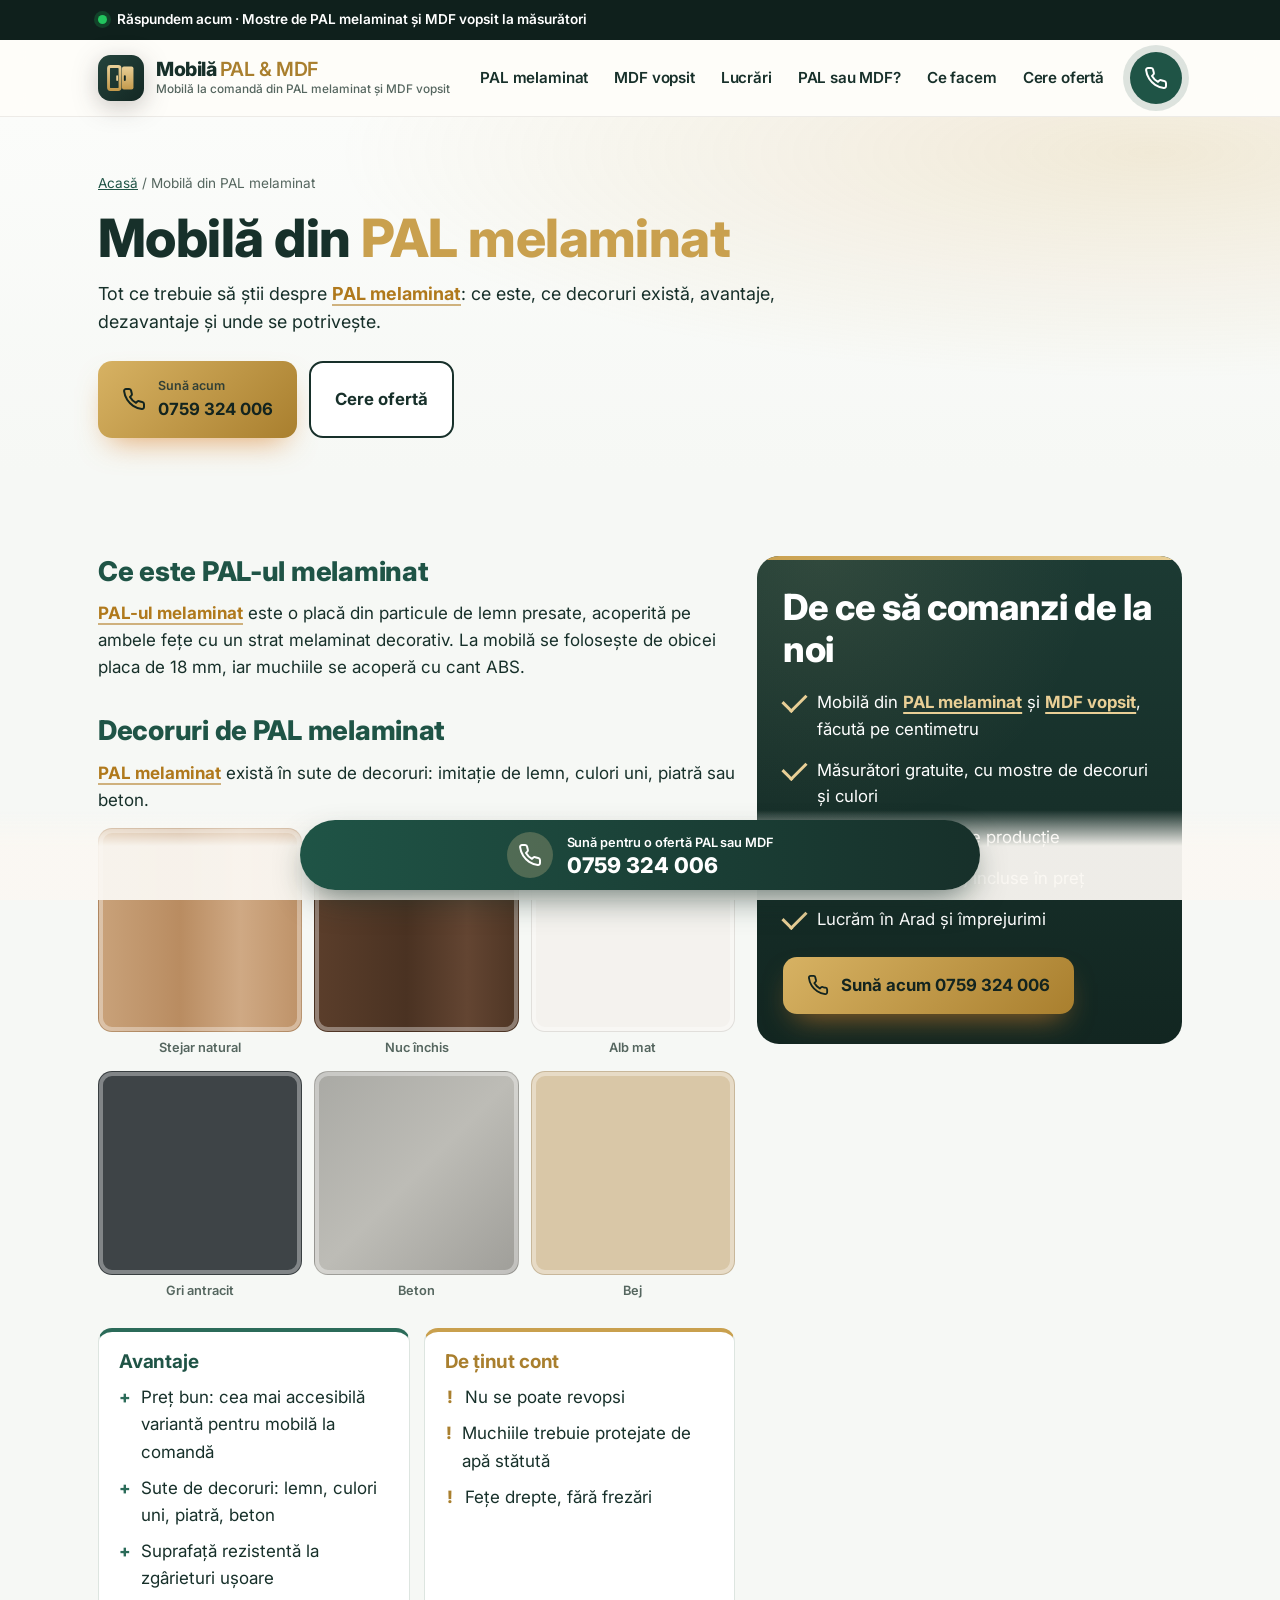
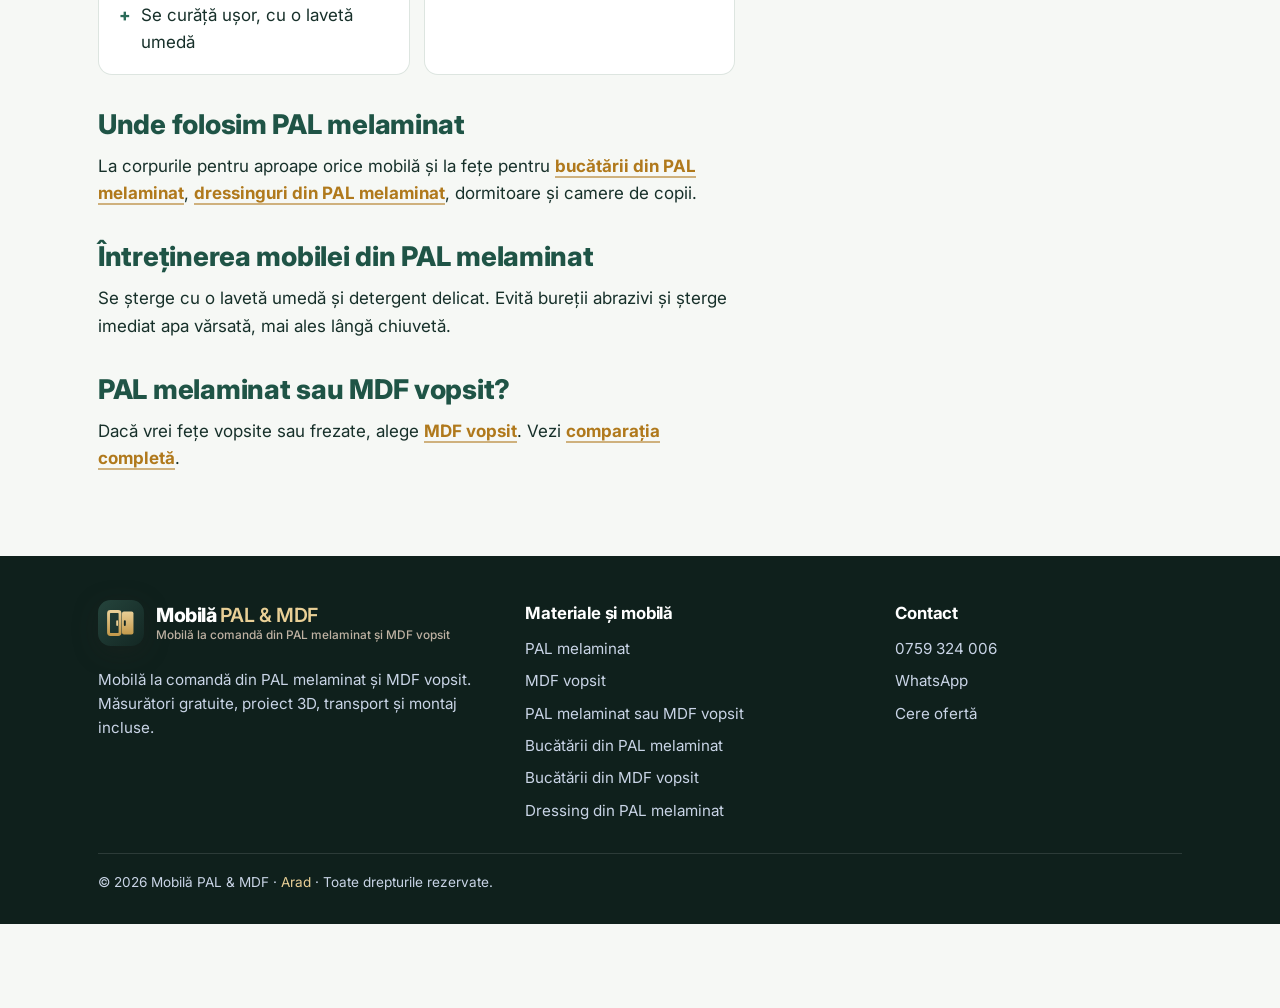
<file: pal-melaminat.html>
<!doctype html>
<html lang="ro">
<head>
<meta charset="utf-8">
<meta name="viewport" content="width=device-width, initial-scale=1">
<title>PAL melaminat în Arad: mobilă la comandă, decoruri, avantaje | Mobilă PAL &amp; MDF</title>
<meta name="description" content="Mobilă la comandă din PAL melaminat: ce este, decoruri, avantaje și dezavantaje, unde se folosește. Măsurători gratuite cu mostre. Lucrăm în Arad și împrejurimi.">
<link rel="canonical" href="https://mobilapalarad.ro/pal-melaminat.html">
<script type="application/ld+json">{"@context":"https://schema.org","@type":"BreadcrumbList","itemListElement":[{"@type":"ListItem","position":1,"name":"Acasă","item":"https://mobilapalarad.ro/"},{"@type":"ListItem","position":2,"name":"Mobilă din PAL melaminat","item":"https://mobilapalarad.ro/pal-melaminat.html"}]}</script>
<meta name="theme-color" content="#17302A">
<link rel="icon" href="favicon.svg" type="image/svg+xml">
<link rel="preconnect" href="https://fonts.googleapis.com">
<link rel="preconnect" href="https://fonts.gstatic.com" crossorigin>
<link rel="stylesheet" href="https://fonts.googleapis.com/css2?family=Inter:wght@400;500;600;700;800;900&display=swap">
<link rel="stylesheet" href="style.css">
</head>
<body>
<div class="live"><div class="wrap"><span class="dot"></span>Răspundem acum<span class="hide-m"> · Mostre de PAL melaminat și MDF vopsit la măsurători</span></div></div>
<header class="top"><div class="wrap">
  <a class="brand" href="index.html" aria-label="Mobilă PAL & MDF, pagina principală"><span class="logo"><svg class="logo-mark" width="46" height="46" viewBox="0 0 48 48" aria-hidden="true">
  <defs><linearGradient id="pgb" x1="0" y1="0" x2="1" y2="1"><stop offset="0" stop-color="#25443C"/><stop offset="1" stop-color="#132723"/></linearGradient>
  <linearGradient id="pga" x1="0" y1="0" x2="0" y2="1"><stop offset="0" stop-color="#E9CF96"/><stop offset="1" stop-color="#C49A4C"/></linearGradient></defs>
  <rect width="48" height="48" rx="13" fill="url(#pgb)"/>
  <rect x="11" y="12" width="12" height="24" rx="2" fill="none" stroke="url(#pga)" stroke-width="3"/>
  <rect x="25" y="12" width="12" height="24" rx="2" fill="url(#pga)"/>
  <path d="M20 22v4M28 22v4" stroke="#132723" stroke-width="2" stroke-linecap="round"/>
  <path d="M20 22v4" stroke="#E9CF96" stroke-width="2" stroke-linecap="round"/>
</svg><span class="wm"><span class="wm1">Mobilă <i>PAL & MDF</i></span><small>Mobilă la comandă din PAL melaminat și MDF vopsit</small></span></span></a>
  <nav class="menu nav-desktop" aria-label="Meniu principal"><div class="wrap"><a href="index.html#pal">PAL melaminat</a><a href="index.html#mdf">MDF vopsit</a><a href="index.html#lucrari">Lucrări</a><a href="pal-melaminat-sau-mdf-vopsit.html">PAL sau MDF?</a><a href="index.html#unde">Ce facem</a><a href="index.html#oferta">Cere ofertă</a></div></nav>
  <a class="call-dot" href="tel:+40759324006" aria-label="Sună la 0759 324 006"><svg width="24" height="24" viewBox="0 0 24 24" fill="none" stroke="#fff" stroke-width="2" stroke-linecap="round" stroke-linejoin="round" aria-hidden="true"><path d="M22 16.9v3a2 2 0 0 1-2.2 2 19.8 19.8 0 0 1-8.6-3.1 19.5 19.5 0 0 1-6-6A19.8 19.8 0 0 1 2.1 4.2 2 2 0 0 1 4.1 2h3a2 2 0 0 1 2 1.7c.1 1 .4 1.9.7 2.8a2 2 0 0 1-.5 2.1L8 9.9a16 16 0 0 0 6 6l1.3-1.3a2 2 0 0 1 2.1-.4c.9.3 1.8.6 2.8.7a2 2 0 0 1 1.7 2z"/></svg></a>
  <button class="menu-btn" type="button" aria-label="Meniu" aria-expanded="false" id="menu-btn"><svg width="26" height="26" viewBox="0 0 24 24" fill="none" stroke="#17302A" stroke-width="2" stroke-linecap="round" stroke-linejoin="round" aria-hidden="true"><path d="M3 7h18M3 12h18M3 17h18"/></svg></button>
</div></header>
<main>

<div class="hero hero-k"><div class="wrap">
  <p class="crumbs"><a href="index.html">Acasă</a> / Mobilă din PAL melaminat</p>
  <h1 style="margin-top:14px">Mobilă din <em>PAL melaminat</em></h1>
  <p class="lead" style="margin-top:12px">Tot ce trebuie să știi despre <a class="kw" href="pal-melaminat.html">PAL melaminat</a>: ce este, ce decoruri există, avantaje, dezavantaje și unde se potrivește.</p>
  <div class="cta-row"><a class="btn" href="tel:+40759324006"><svg width="24" height="24" viewBox="0 0 24 24" fill="none" stroke="#fff" stroke-width="2" stroke-linecap="round" stroke-linejoin="round" aria-hidden="true"><path d="M22 16.9v3a2 2 0 0 1-2.2 2 19.8 19.8 0 0 1-8.6-3.1 19.5 19.5 0 0 1-6-6A19.8 19.8 0 0 1 2.1 4.2 2 2 0 0 1 4.1 2h3a2 2 0 0 1 2 1.7c.1 1 .4 1.9.7 2.8a2 2 0 0 1-.5 2.1L8 9.9a16 16 0 0 0 6 6l1.3-1.3a2 2 0 0 1 2.1-.4c.9.3 1.8.6 2.8.7a2 2 0 0 1 1.7 2z"/></svg><span><small>Sună acum</small>0759 324 006</span></a><a class="btn ghost" href="index.html#oferta">Cere ofertă</a></div>
</div></div>
<section><div class="wrap"><div class="two">
  <div class="prose"><h2 style="margin-top:0">Ce este PAL-ul melaminat</h2>
<p><a class="kw" href="pal-melaminat.html">PAL-ul melaminat</a> este o placă din particule de lemn presate, acoperită pe ambele fețe cu un strat melaminat decorativ. La mobilă se folosește de obicei placa de 18 mm, iar muchiile se acoperă cu cant ABS.</p>
<h2>Decoruri de PAL melaminat</h2><p><a class="kw" href="pal-melaminat.html">PAL melaminat</a> există în sute de decoruri: imitație de lemn, culori uni, piatră sau beton.</p><div class="sw"><div class="swi"><span style="background:linear-gradient(90deg,#C9A27A,#B98C61 40%,#CFA984 70%,#BE9268)"></span><small>Stejar natural</small></div><div class="swi"><span style="background:linear-gradient(90deg,#5B3E2B,#4A3222 45%,#634532 75%,#4E3524)"></span><small>Nuc închis</small></div><div class="swi"><span style="background:#F4F2EE"></span><small>Alb mat</small></div><div class="swi"><span style="background:#3E4447"></span><small>Gri antracit</small></div><div class="swi"><span style="background:linear-gradient(135deg,#A9A9A4,#BDBCB6 50%,#9F9E99)"></span><small>Beton</small></div><div class="swi"><span style="background:#D9C7A7"></span><small>Bej</small></div></div>
<div class="pm"><div class="pm-col pm-plus"><h3>Avantaje</h3><ul><li>Preț bun: cea mai accesibilă variantă pentru mobilă la comandă</li><li>Sute de decoruri: lemn, culori uni, piatră, beton</li><li>Suprafață rezistentă la zgârieturi ușoare</li><li>Se curăță ușor, cu o lavetă umedă</li></ul></div><div class="pm-col pm-minus"><h3>De ținut cont</h3><ul><li>Nu se poate revopsi</li><li>Muchiile trebuie protejate de apă stătută</li><li>Fețe drepte, fără frezări</li></ul></div></div>
<h2>Unde folosim PAL melaminat</h2><p>La corpurile pentru aproape orice mobilă și la fețe pentru <a class="kw" href="bucatarii-pal-melaminat.html">bucătării din PAL melaminat</a>, <a class="kw" href="dressing-pal-melaminat.html">dressinguri din PAL melaminat</a>, dormitoare și camere de copii.</p>
<h2>Întreținerea mobilei din PAL melaminat</h2><p>Se șterge cu o lavetă umedă și detergent delicat. Evită bureții abrazivi și șterge imediat apa vărsată, mai ales lângă chiuvetă.</p>
<h2>PAL melaminat sau MDF vopsit?</h2><p>Dacă vrei fețe vopsite sau frezate, alege <a class="kw" href="mdf-vopsit.html">MDF vopsit</a>. Vezi <a class="kw" href="pal-melaminat-sau-mdf-vopsit.html">comparația completă</a>.</p></div>
  <div class="why">
  <h2>De ce să comanzi de la noi</h2>
  <ul class="checks">
    <li>Mobilă din <a class="kw" href="pal-melaminat.html">PAL melaminat</a> și <a class="kw" href="mdf-vopsit.html">MDF vopsit</a>, făcută pe centimetru</li>
    <li>Măsurători gratuite, cu mostre de decoruri și culori</li>
    <li>Proiect 3D înainte de producție</li>
    <li>Transport și montaj incluse în preț</li>
    <li>Lucrăm în Arad și împrejurimi</li>
  </ul>
  <a class="btn" href="tel:+40759324006"><svg width="22" height="22" viewBox="0 0 24 24" fill="none" stroke="#fff" stroke-width="2" stroke-linecap="round" stroke-linejoin="round" aria-hidden="true"><path d="M22 16.9v3a2 2 0 0 1-2.2 2 19.8 19.8 0 0 1-8.6-3.1 19.5 19.5 0 0 1-6-6A19.8 19.8 0 0 1 2.1 4.2 2 2 0 0 1 4.1 2h3a2 2 0 0 1 2 1.7c.1 1 .4 1.9.7 2.8a2 2 0 0 1-.5 2.1L8 9.9a16 16 0 0 0 6 6l1.3-1.3a2 2 0 0 1 2.1-.4c.9.3 1.8.6 2.8.7a2 2 0 0 1 1.7 2z"/></svg> Sună acum 0759 324 006</a>
</div>
</div></div></section>
</main>
<footer><div class="wrap">
  <div class="cols">
    <div><a href="index.html" class="f-logo" aria-label="Mobilă PAL & MDF"><span class="logo logo-light"><svg class="logo-mark" width="46" height="46" viewBox="0 0 48 48" aria-hidden="true">
  <defs><linearGradient id="pgb" x1="0" y1="0" x2="1" y2="1"><stop offset="0" stop-color="#25443C"/><stop offset="1" stop-color="#132723"/></linearGradient>
  <linearGradient id="pga" x1="0" y1="0" x2="0" y2="1"><stop offset="0" stop-color="#E9CF96"/><stop offset="1" stop-color="#C49A4C"/></linearGradient></defs>
  <rect width="48" height="48" rx="13" fill="url(#pgb)"/>
  <rect x="11" y="12" width="12" height="24" rx="2" fill="none" stroke="url(#pga)" stroke-width="3"/>
  <rect x="25" y="12" width="12" height="24" rx="2" fill="url(#pga)"/>
  <path d="M20 22v4M28 22v4" stroke="#132723" stroke-width="2" stroke-linecap="round"/>
  <path d="M20 22v4" stroke="#E9CF96" stroke-width="2" stroke-linecap="round"/>
</svg><span class="wm"><span class="wm1">Mobilă <i>PAL & MDF</i></span><small>Mobilă la comandă din PAL melaminat și MDF vopsit</small></span></span></a><p style="margin-top:14px">Mobilă la comandă din PAL melaminat și MDF vopsit. Măsurători gratuite, proiect 3D, transport și montaj incluse.</p></div>
    <div><h4>Materiale și mobilă</h4><ul><li><a href="pal-melaminat.html">PAL melaminat</a></li><li><a href="mdf-vopsit.html">MDF vopsit</a></li><li><a href="pal-melaminat-sau-mdf-vopsit.html">PAL melaminat sau MDF vopsit</a></li><li><a href="bucatarii-pal-melaminat.html">Bucătării din PAL melaminat</a></li><li><a href="bucatarii-mdf-vopsit.html">Bucătării din MDF vopsit</a></li><li><a href="dressing-pal-melaminat.html">Dressing din PAL melaminat</a></li></ul></div>
    <div><h4>Contact</h4><ul><li><a href="tel:+40759324006">0759 324 006</a></li><li><a href="https://wa.me/40759324006">WhatsApp</a></li><li><a href="index.html#oferta">Cere ofertă</a></li></ul></div>
  </div>
  <p class="legal">© 2026 Mobilă PAL & MDF · <span class="loc">Arad</span> · Toate drepturile rezervate.</p>
</div></footer>
<div class="sticky"><a href="tel:+40759324006"><span class="ring"><svg width="24" height="24" viewBox="0 0 24 24" fill="none" stroke="#fff" stroke-width="2" stroke-linecap="round" stroke-linejoin="round" aria-hidden="true"><path d="M22 16.9v3a2 2 0 0 1-2.2 2 19.8 19.8 0 0 1-8.6-3.1 19.5 19.5 0 0 1-6-6A19.8 19.8 0 0 1 2.1 4.2 2 2 0 0 1 4.1 2h3a2 2 0 0 1 2 1.7c.1 1 .4 1.9.7 2.8a2 2 0 0 1-.5 2.1L8 9.9a16 16 0 0 0 6 6l1.3-1.3a2 2 0 0 1 2.1-.4c.9.3 1.8.6 2.8.7a2 2 0 0 1 1.7 2z"/></svg></span><span><small>Sună pentru o ofertă PAL sau MDF</small><b>0759 324 006</b></span></a></div>
<script>
(function(){var b=document.getElementById("menu-btn"),m=document.querySelector("nav.menu");if(!b||!m)return;
b.addEventListener("click",function(){var o=m.classList.toggle("open");b.setAttribute("aria-expanded",o)});
m.addEventListener("click",function(e){if(e.target.tagName==="A"){m.classList.remove("open");b.setAttribute("aria-expanded","false")}});})();
</script>
</body>
</html>
</file>
<file: style.css>
:root{
  --navy:#0A1A33; --navy-2:#10284D; --blue:#0B4DA2; --orange:#FF6A00; --orange-2:#E35500;
  --ink:#0A1A33; --muted:#4A5568; --line:#DCE3EE; --bg:#F5F7FB; --card:#FFFFFF;
  --head:"Barlow Condensed", "Arial Narrow", sans-serif; --body:"Inter", system-ui, sans-serif;
  --r:16px;
}
*{box-sizing:border-box;margin:0}
html{-webkit-text-size-adjust:100%;scroll-behavior:smooth}
body{font-family:var(--body);color:var(--ink);background:var(--bg);line-height:1.6;font-size:17px;padding-bottom:84px}
img,svg{max-width:100%}
a{color:inherit}
.wrap{width:100%;max-width:1120px;margin:0 auto;padding:0 18px}
h1,h2,h3{font-family:var(--head);text-transform:uppercase;line-height:1.02;letter-spacing:.2px}
h1{font-size:clamp(2.6rem,7vw,4.4rem);font-weight:800}
h2{font-size:clamp(2rem,5vw,3rem);font-weight:800;color:var(--blue)}
h3{font-size:1.5rem;font-weight:700}
p+p{margin-top:14px}

/* cuvinte-cheie cu link */
.kw{color:var(--blue);font-weight:700;text-decoration:underline;text-decoration-color:rgba(11,77,162,.45);text-decoration-thickness:2px;text-underline-offset:4px}
.kw:hover{text-decoration-color:var(--orange)}
.band .kw,.dark .kw{color:#fff;text-decoration-color:var(--orange)}

/* bara de sus */
.live{background:var(--navy);color:#fff;font-size:.78rem;font-weight:700;letter-spacing:.18em;text-transform:uppercase;padding:9px 0}
.live .dot{display:inline-block;width:9px;height:9px;border-radius:50%;background:#22C55E;margin-right:10px;box-shadow:0 0 0 4px rgba(34,197,94,.2)}
header.top{position:sticky;top:0;z-index:30;background:rgba(255,255,255,.96);backdrop-filter:blur(8px);border-bottom:1px solid var(--line)}
header.top .wrap{display:flex;align-items:center;gap:14px;min-height:72px}
.brand{display:flex;align-items:center;gap:10px;text-decoration:none;margin-right:auto}
.brand .mark{width:44px;height:44px;border-radius:12px;background:var(--navy);display:grid;place-items:center;flex:none}
.brand b{display:block;font-family:var(--head);font-size:1.5rem;line-height:1;color:var(--navy);text-transform:uppercase}
.brand small{display:block;font-size:.66rem;letter-spacing:.22em;font-weight:700;color:var(--orange-2);text-transform:uppercase}
.call-dot{width:52px;height:52px;border-radius:50%;background:var(--orange);display:grid;place-items:center;box-shadow:0 0 0 7px rgba(255,106,0,.18);flex:none}
.menu-btn{width:52px;height:52px;border:1px solid var(--line);border-radius:12px;background:#fff;display:grid;place-items:center;cursor:pointer}
nav.menu{display:none;background:var(--navy)}
nav.menu.open{display:block}
nav.menu a{display:block;color:#fff;text-decoration:none;font-weight:800;text-transform:uppercase;letter-spacing:.04em;padding:18px 0;border-bottom:1px solid rgba(255,255,255,.12)}
nav.menu a:hover{color:var(--orange)}
@media(min-width:900px){
  .menu-btn{display:none}
  nav.menu{display:block;background:transparent;position:static}
  nav.menu .wrap{display:flex;gap:22px;padding:0}
  nav.menu a{color:var(--navy);padding:0;border:0;font-size:.85rem}
  header.top .wrap{gap:26px}
  .nav-desktop{order:1}
}

/* hero */
.hero{padding:38px 0 34px;background:linear-gradient(180deg,#fff 0%,var(--bg) 100%)}
.eyebrow{display:inline-flex;align-items:center;gap:10px;font-size:.8rem;font-weight:800;letter-spacing:.2em;text-transform:uppercase;color:var(--orange-2)}
.pill{border:1px solid #F7C9A8;background:#FFF3EA;border-radius:99px;padding:8px 16px}
.pill::before{content:"";width:8px;height:8px;border-radius:50%;background:var(--orange)}
.hero h1{margin:16px 0 10px;color:var(--navy)}
.hero h1 em{font-style:normal;color:var(--orange)}
.hero .sub{font-family:var(--head);font-size:1.6rem;font-weight:700;color:var(--blue);text-transform:none;line-height:1.15;margin-bottom:16px}
.hero .lead{font-size:1.12rem;max-width:720px}
.cta-row{display:flex;flex-wrap:wrap;gap:12px;margin-top:24px}
.btn{display:inline-flex;align-items:center;justify-content:center;gap:12px;background:var(--orange);color:#fff;text-decoration:none;font-family:var(--head);font-weight:800;font-size:1.45rem;letter-spacing:.03em;text-transform:uppercase;padding:16px 26px;border-radius:14px;box-shadow:0 14px 30px -12px rgba(255,106,0,.7);border:0;cursor:pointer}
.btn small{display:block;font-family:var(--body);font-size:.7rem;letter-spacing:.2em;font-weight:700;opacity:.9}
.btn.ghost{background:#fff;color:var(--navy);border:2px solid var(--navy);box-shadow:none;font-size:1.2rem}
.note{color:var(--muted);font-size:.95rem;margin-top:12px}
.chips{display:flex;flex-wrap:wrap;gap:10px;margin-top:22px}
.chip{display:inline-flex;align-items:center;gap:8px;background:#fff;border:1px solid var(--line);border-radius:99px;padding:10px 16px;font-weight:700;font-size:.95rem}
.chip svg{color:var(--orange-2)}
.feats{display:grid;gap:14px;margin-top:28px}
.feat{display:flex;gap:16px;align-items:center}
.feat .ic{width:62px;height:62px;border-radius:50%;background:var(--blue);display:grid;place-items:center;flex:none;color:#fff}
.feat b{display:block;font-family:var(--head);font-size:1.7rem;color:var(--blue);text-transform:uppercase;line-height:1}
.feat span{font-size:.78rem;letter-spacing:.16em;font-weight:700;text-transform:uppercase;color:var(--muted)}
@media(min-width:900px){.feats{grid-template-columns:repeat(3,1fr)}}

/* secțiuni */
section{padding:56px 0}
.head{max-width:760px;margin-bottom:28px}
.head p{margin-top:12px;color:var(--muted);font-size:1.08rem}
.band{background:linear-gradient(180deg,var(--blue),#083B7E);color:#fff}
.band h2{color:#fff}
.band .head p{color:#D6E2F5}
.dark{background:var(--navy);color:#fff}
.dark h2{color:#fff}

/* carduri țări */
.grid{display:grid;gap:14px;grid-template-columns:repeat(2,1fr)}
@media(min-width:900px){.grid{grid-template-columns:repeat(4,1fr)}}
.tile{background:#fff;color:var(--navy);border-radius:var(--r);padding:22px 14px;text-align:center;text-decoration:none;display:flex;flex-direction:column;align-items:center;gap:12px;transition:transform .15s}
.tile:hover{transform:translateY(-3px)}
.tile .flag{width:64px;height:44px;border-radius:8px;overflow:hidden;box-shadow:0 0 0 1px rgba(0,0,0,.08)}
.tile b{font-family:var(--head);font-size:1.35rem;text-transform:uppercase;line-height:1}
.tile span{font-size:.8rem;color:var(--muted)}

/* servicii (carduri cu săgeată) */
.cards{display:grid;gap:16px}
@media(min-width:900px){.cards{grid-template-columns:repeat(2,1fr)}}
.card{background:var(--card);border:1px solid var(--line);border-radius:var(--r);padding:26px;display:grid;grid-template-columns:64px 1fr;gap:18px;align-items:start}
.card .ic{width:64px;height:64px;border-radius:50%;background:var(--blue);display:grid;place-items:center;color:#fff}
.card h3{color:var(--blue);margin-bottom:8px}
.card p{color:var(--muted)}
.card .more{display:inline-flex;align-items:center;gap:10px;margin-top:14px;font-family:var(--head);font-weight:800;font-size:1.2rem;color:var(--blue);text-transform:uppercase;text-decoration:none}
.card .more:hover{color:var(--orange-2)}

/* preț */
.price{border-left:6px solid var(--orange);background:var(--navy-2);border-radius:0 var(--r) var(--r) 0;padding:30px 26px}
.price .lbl{font-size:.8rem;letter-spacing:.24em;font-weight:800;color:var(--orange);text-transform:uppercase}
.price .big{font-family:var(--body);font-weight:900;font-size:clamp(3.4rem,12vw,5.4rem);line-height:1;margin:10px 0 6px;letter-spacing:-.02em}
.price .per{font-size:.85rem;letter-spacing:.2em;font-weight:700;text-transform:uppercase;color:#B9C6DD;padding-bottom:18px;border-bottom:1px solid rgba(255,255,255,.15);margin-bottom:16px}
.ticks{list-style:none;padding:0;display:grid;gap:12px}
.ticks li{display:flex;gap:12px;align-items:flex-start}
.ticks li::before{content:"";flex:none;width:10px;height:10px;margin-top:9px;transform:rotate(45deg);background:#22C55E}
.ticks li.x::before{background:var(--orange)}
.hazard{height:12px;background:repeating-linear-gradient(-45deg,var(--orange) 0 14px,var(--navy) 14px 28px)}

/* pași */
.steps{counter-reset:s;display:grid;gap:4px}
.step{display:grid;grid-template-columns:76px 1fr;gap:12px;padding:22px 0;border-bottom:1px solid var(--line)}
.step::before{counter-increment:s;content:"0" counter(s);font-family:var(--body);font-weight:900;font-size:2.6rem;line-height:1;color:var(--orange-2)}
.step h3{color:var(--navy);margin-bottom:6px}
.step p{color:var(--muted)}
.tag{display:inline-block;margin-top:12px;font-weight:800;border:1px solid var(--line);background:#EEF3FA;border-radius:10px;padding:8px 14px;color:var(--navy)}

/* de ce noi */
.why{background:linear-gradient(180deg,var(--blue),#083B7E);color:#fff;border-radius:var(--r);border-top:6px solid var(--orange);padding:30px 26px}
.why h2{color:#fff;margin-bottom:18px}
.checks{list-style:none;padding:0;display:grid;gap:14px;margin-bottom:24px}
.checks li{display:flex;gap:14px;font-size:1.05rem}
.checks li::before{content:"";flex:none;width:20px;height:11px;border-left:3px solid var(--orange);border-bottom:3px solid var(--orange);transform:rotate(-45deg);margin-top:5px}

/* FAQ */
.faq details{background:#fff;border:1px solid var(--line);border-radius:14px;padding:18px 20px;margin-bottom:10px}
.faq summary{cursor:pointer;font-weight:800;list-style:none;display:flex;justify-content:space-between;gap:14px}
.faq summary::after{content:"+";color:var(--orange-2);font-size:1.4rem;line-height:1}
.faq details[open] summary::after{content:"–"}
.faq details p{margin-top:12px;color:var(--muted)}

/* final + footer */
.final{text-align:center}
.final .phone-big{display:block;font-family:var(--body);font-weight:900;font-size:clamp(2.4rem,9vw,4.2rem);color:var(--navy);text-decoration:none;margin:18px 0 8px;letter-spacing:-.02em}
footer{background:var(--navy);color:#C9D4E6;padding:44px 0 30px;font-size:.95rem}
footer .cols{display:grid;gap:26px}
@media(min-width:900px){footer .cols{grid-template-columns:1.4fr 1fr 1fr 1fr}}
footer h4{color:#fff;font-family:var(--head);text-transform:uppercase;font-size:1.25rem;margin-bottom:10px}
footer ul{list-style:none;padding:0;display:grid;gap:8px}
footer a{text-decoration:none}
footer a:hover{color:var(--orange)}
.legal{margin-top:30px;padding-top:18px;border-top:1px solid rgba(255,255,255,.12);font-size:.85rem}

/* bara fixă de apel */
.sticky{position:fixed;left:0;right:0;bottom:0;z-index:40;padding:10px 12px calc(10px + env(safe-area-inset-bottom));background:linear-gradient(180deg,rgba(245,247,251,0),rgba(245,247,251,.95) 40%)}
.sticky a{display:flex;align-items:center;justify-content:center;gap:14px;max-width:680px;margin:0 auto;background:linear-gradient(90deg,var(--orange),var(--orange-2));color:#fff;text-decoration:none;border-radius:99px;padding:12px 22px;box-shadow:0 14px 34px -10px rgba(227,85,0,.75)}
.sticky .ring{width:46px;height:46px;border-radius:50%;background:rgba(255,255,255,.22);display:grid;place-items:center;flex:none}
.sticky small{display:block;font-size:.72rem;letter-spacing:.24em;font-weight:800}
.sticky b{display:block;font-family:var(--body);font-weight:900;font-size:1.55rem;line-height:1.05}

/* pagini interioare */
.crumbs{font-size:.85rem;color:var(--muted);padding-top:18px}
.crumbs a{color:var(--blue)}
.prose{max-width:780px}
.prose h2{margin:34px 0 12px;font-size:clamp(1.7rem,4vw,2.3rem)}
.cities{display:flex;flex-wrap:wrap;gap:8px;margin-top:14px}
.cities span{background:#fff;border:1px solid var(--line);border-radius:99px;padding:7px 14px;font-weight:700;font-size:.92rem}
.two{display:grid;gap:22px}
@media(min-width:900px){.two{grid-template-columns:1.5fr 1fr;align-items:start}.two .why{position:sticky;top:100px}}

.hide-m{display:none}
@media(min-width:900px){.hide-m{display:inline}.call-dot{order:2}}
.price .big2{font-weight:900;font-size:clamp(2.4rem,8vw,3.4rem);line-height:1;margin:18px 0 6px;letter-spacing:-.02em;color:var(--orange)}
.price .big2 span{font-size:.45em;color:#B9C6DD;letter-spacing:0}

/* formular comandă */
.order-sec{background:#EAF0F8}
.order{display:grid;gap:18px;max-width:900px}
.fs{border:1px solid var(--line);background:#fff;border-radius:var(--r);padding:22px 20px;display:grid;gap:14px;min-width:0}
.fs legend{display:flex;align-items:center;gap:12px;font-family:var(--head);font-weight:800;font-size:1.5rem;text-transform:uppercase;color:var(--blue);padding:0 6px}
.fs legend .n{width:38px;height:38px;border-radius:50%;background:var(--blue);display:grid;place-items:center}
.order label{display:grid;gap:6px;font-weight:700;font-size:.92rem;min-width:0}
.order label small{font-weight:500;color:var(--muted)}
.order input,.order select{font:inherit;font-weight:500;width:100%;padding:13px 14px;border:1.5px solid #C8D2E1;border-radius:12px;background:#fff;color:var(--ink);min-height:50px}
.order input:focus,.order select:focus{outline:none;border-color:var(--blue);box-shadow:0 0 0 4px rgba(11,77,162,.15)}
.row2,.row3{display:grid;gap:14px}
@media(min-width:700px){.row2{grid-template-columns:1fr 1fr}.row3{grid-template-columns:repeat(3,1fr)}}
.hint{font-weight:800;font-size:.92rem;margin-bottom:-6px}
.estimate{background:#FFF3EA;border:1px solid #F7C9A8;border-radius:12px;padding:14px 16px;font-weight:600}
.estimate b{font-size:1.3rem;color:var(--orange-2)}
.estimate span{display:block;font-size:.85rem;color:var(--muted);font-weight:500;margin-top:4px}
.hp{position:absolute;left:-9999px;width:1px;height:1px;opacity:0}
.order .agree{display:flex;gap:12px;align-items:flex-start;font-weight:500}
.order .agree input{width:22px;height:22px;min-height:0;margin-top:2px;flex:none}
.order button.btn{width:100%;max-width:420px}
.order button.btn:disabled{opacity:.6;cursor:wait}
.order-msg{border-radius:12px;padding:16px 18px;font-weight:600}
.order-msg.ok{background:#E8F7EE;border:1px solid #9AD8B1}
.order-msg.err{background:#FDECEC;border:1px solid #F1A9A9}
.order-msg a{color:var(--blue)}

/* ===== Tipografie unitară: un singur font, fără majuscule forțate ===== */
:root{--head:var(--body)}
h1,h2,h3,.brand b,.btn,.feat b,.tile b,.card .more,.fs legend,nav.menu a,footer h4,.hero .sub,
.eyebrow,.live,.feat span,.price .lbl,.price .per,.sticky small,.btn small{
  font-family:var(--body);text-transform:none;letter-spacing:-.01em}
h1{font-size:clamp(2.1rem,5.4vw,3.3rem);font-weight:800;line-height:1.12}
h2{font-size:clamp(1.6rem,3.8vw,2.25rem);font-weight:800;line-height:1.18}
h3{font-size:1.18rem;font-weight:700;line-height:1.3}
.hero .sub{font-size:1.2rem;font-weight:600;line-height:1.4}
.eyebrow{font-size:.88rem;font-weight:700;letter-spacing:0}
.live{font-size:.85rem;font-weight:600;letter-spacing:0}
.brand b{font-size:1.15rem;font-weight:800}
.brand small{font-size:.75rem;letter-spacing:0;text-transform:none;font-weight:600}
nav.menu a{font-weight:600;font-size:1rem}
@media(min-width:900px){nav.menu a{font-size:.95rem}}
.btn{font-size:1.05rem;font-weight:700;letter-spacing:0;padding:15px 24px}
.btn small{font-size:.78rem;font-weight:600;letter-spacing:0;opacity:.95}
.btn.ghost{font-size:1.05rem}
.feat b{font-size:1.1rem;font-weight:700;line-height:1.3}
.feat span{font-size:.9rem;font-weight:500;letter-spacing:0;color:var(--muted)}
.tile b{font-size:1.05rem;font-weight:700}
.card .more{font-size:1rem;font-weight:700}
.fs legend{font-size:1.15rem;font-weight:700}
footer h4{font-size:1.05rem;font-weight:700}
.price .lbl{font-size:.9rem;font-weight:700}
.price .per{font-size:.95rem;font-weight:500}
.sticky small{font-size:.8rem;font-weight:600}
.sticky b{font-size:1.35rem;font-weight:800}
.step::before{font-size:2rem}
.prose h2{font-size:clamp(1.35rem,3vw,1.7rem)}
.final .phone-big{font-size:clamp(2rem,7vw,3.2rem)}
/* aspect */
section{padding:64px 0}
.head h2{margin-top:12px}
.card{box-shadow:0 1px 2px rgba(10,26,51,.04),0 8px 24px -16px rgba(10,26,51,.18)}
.tile{box-shadow:0 10px 24px -18px rgba(0,0,0,.5)}
@media(max-width:899px){.grid .tile:last-child:nth-child(odd){grid-column:span 2}}

/* comanda: date client + mesaj de mulțumire */
.order label em{color:var(--orange-2);font-style:normal}
.hint-sm{color:var(--muted);font-size:.92rem;margin-top:-4px}
.err-txt{color:#C62828;font-size:.85rem;font-weight:600}
.order input:invalid:focus{border-color:#C62828;box-shadow:0 0 0 4px rgba(198,40,40,.12)}
.order-ok{max-width:640px;margin:0 auto;background:#fff;border:1px solid var(--line);border-top:6px solid #22A55A;border-radius:var(--r);padding:40px 26px 32px;text-align:center;box-shadow:0 24px 50px -30px rgba(10,26,51,.45);animation:okIn .45s ease-out}
.order-ok:focus{outline:none}
.ok-ic{width:84px;height:84px;border-radius:50%;background:#22A55A;display:grid;place-items:center;margin:0 auto 18px;box-shadow:0 0 0 10px rgba(34,165,90,.15);animation:okPop .5s .1s ease-out both}
.order-ok h3{font-size:clamp(1.6rem,4.5vw,2.1rem);color:var(--navy)}
.ok-thanks{font-size:1.15rem;font-weight:600;color:#22A55A;margin-top:6px}
.ok-sum{display:grid;gap:10px;text-align:left;background:var(--bg);border-radius:12px;padding:16px 18px;margin:22px 0 18px}
.ok-sum div{display:flex;justify-content:space-between;gap:14px;flex-wrap:wrap}
.ok-sum span{color:var(--muted)}
.ok-sum b{text-align:right}
.ok-next{color:var(--ink)}
.ok-urgent{color:var(--muted);margin:10px 0 22px}
.ok-urgent a{color:var(--blue);font-weight:700}
@keyframes okIn{from{opacity:0;transform:translateY(14px)}to{opacity:1;transform:none}}
@keyframes okPop{from{transform:scale(.4);opacity:0}to{transform:scale(1);opacity:1}}
@media(prefers-reduced-motion:reduce){.order-ok,.ok-ic{animation:none}}
.order[hidden],.order-ok[hidden]{display:none}

/* ===== Ionizatoare: secțiuni specifice ===== */
.hk{display:grid;gap:20px;align-items:center}
.hk-img{display:flex;justify-content:center}
.hk-img .machine{max-width:260px;width:70%;height:auto;filter:drop-shadow(0 30px 40px rgba(11,77,162,.18))}
@media(min-width:900px){.hk{grid-template-columns:1.35fr 1fr}.hk-img .machine{max-width:340px;width:100%}}
.hero-k{background:radial-gradient(ellipse at 85% 30%,#DCEBFF 0,rgba(220,235,255,0) 55%),linear-gradient(180deg,#fff 0%,var(--bg) 100%)}
.pill-dark{background:rgba(255,255,255,.1);border-color:rgba(255,255,255,.25);color:#F2C94C}
.pill-dark::before{background:#F2C94C}
.head h2{margin-top:12px}
.cards4{display:grid;gap:14px}
@media(min-width:700px){.cards4{grid-template-columns:repeat(2,1fr)}}
@media(min-width:1000px){.cards4{grid-template-columns:repeat(4,1fr)}}
.c4{background:#fff;border:1px solid var(--line);border-radius:var(--r);padding:24px 20px}
.c4 .ic2{width:56px;height:56px;border-radius:14px;background:#EEF3FA;color:var(--blue);display:grid;place-items:center;margin-bottom:14px}
.c4 h3{color:var(--navy);margin-bottom:6px}
.c4 p{color:var(--muted);font-size:.98rem}
.feat-list{display:grid;gap:26px;margin-bottom:28px}
@media(min-width:800px){.feat-list{grid-template-columns:repeat(2,1fr)}}
.feat-list h3{margin:10px 0 6px;color:#fff}
.feat-list p{color:#D6E2F5}
.ic3{width:52px;height:52px;border-radius:50%;border:1.5px solid rgba(242,201,76,.5);display:grid;place-items:center}
.mgrid{display:grid;gap:16px}
@media(min-width:900px){.mgrid{grid-template-columns:repeat(3,1fr)}}
.mcard{background:#fff;border:1px solid var(--line);border-radius:var(--r);overflow:hidden;text-decoration:none;color:var(--ink);display:flex;flex-direction:column;transition:transform .15s,box-shadow .15s}
.mcard:hover{transform:translateY(-3px);box-shadow:0 20px 40px -24px rgba(10,26,51,.4)}
.mimg{background:linear-gradient(160deg,#F4F8FF,#E2ECFA);display:grid;place-items:center;padding:24px 0 10px;border-bottom:4px solid var(--acc)}
.mbody{padding:20px 22px 24px;display:flex;flex-direction:column;gap:8px;flex:1}
.mrol{font-size:.85rem;font-weight:700;color:var(--orange-2)}
.mbody h3{color:var(--navy);font-size:1.35rem}
.mbody p{color:var(--muted)}
.mplaci{color:var(--ink)!important}
.mplaci b{font-size:1.4rem;color:var(--blue)}
.mbody .more{margin-top:auto;display:inline-flex;align-items:center;gap:8px;font-weight:700;color:var(--blue)}
.waters{display:grid;gap:10px}
.wrow{display:grid;grid-template-columns:14px 1fr auto;gap:14px;align-items:center;background:#fff;color:var(--ink);border-radius:12px;padding:14px 16px}
.wdot{width:14px;height:14px;border-radius:50%}
.wrow b{display:block}
.wrow span{font-size:.92rem;color:var(--muted)}
.wrow .wph{font-weight:800;color:var(--navy);white-space:nowrap;font-size:.95rem}
.prose .waters{margin-bottom:10px}
.prose .wrow{border:1px solid var(--line)}
.phs{font-size:.7em;color:var(--orange-2);font-weight:700;margin-left:6px}
.ticks-l{list-style:none;padding:0;display:grid;gap:10px;margin-top:12px}
.ticks-l li{display:flex;gap:12px}
.ticks-l li::before{content:"";flex:none;width:18px;height:10px;border-left:3px solid var(--orange);border-bottom:3px solid var(--orange);transform:rotate(-45deg);margin-top:6px}
.disc{font-size:.82rem;color:#8FA0BB;margin-top:12px}

.feat-list.light h3{color:var(--navy)}
.feat-list.light p{color:var(--muted)}
.feat-list.light .ic3{border-color:rgba(11,77,162,.3)}
.honest{margin-top:22px;background:#FFF8E6;border:1px solid #F2D58A;border-radius:12px;padding:16px 18px;color:var(--ink)}
.honest-d{color:#D6E2F5;font-size:.92rem;border-left:3px solid #F2C94C;padding-left:14px;margin:-6px 0 22px;max-width:760px}
.dark .checks{max-width:760px}

/* ===== Mobilă: paletă caldă (lemn + antracit) ===== */
:root{--navy:#2B241F;--navy-2:#3A312B;--blue:#7A4A22;--orange:#D9822B;--orange-2:#B8661A;--ink:#2B241F;--muted:#5F554D;--line:#E7DED3;--bg:#FAF7F2}
.live{background:#2B241F}
.kw{text-decoration-color:rgba(122,74,34,.4)}
.band{background:linear-gradient(180deg,#3A312B,#2B241F)}
.band .head p{color:#E6DCCF}
.dark{background:#1F1A17}
.why{background:linear-gradient(180deg,#3A312B,#2B241F)}
.feat .ic,.card .ic,.fs legend .n{background:var(--blue)}
.hero-k{background:radial-gradient(ellipse at 85% 30%,#F3E6D3 0,rgba(243,230,211,0) 55%),linear-gradient(180deg,#fff 0%,var(--bg) 100%)}
.pill{border-color:#EBCFAF;background:#FBF1E6}
.pill-dark{background:rgba(255,255,255,.08);border-color:rgba(255,255,255,.22);color:#E0A458}
.pill-dark::before{background:#E0A458}
.order-sec{background:#F3ECE3}
.order input,.order select,.order textarea{font:inherit;font-weight:500;width:100%;padding:13px 14px;border:1.5px solid #D9CCBC;border-radius:12px;background:#fff;color:var(--ink)}
.order textarea{resize:vertical;min-height:90px}
.order input:focus,.order select:focus,.order textarea:focus{outline:none;border-color:var(--blue);box-shadow:0 0 0 4px rgba(122,74,34,.15)}
.sticky{background:linear-gradient(180deg,rgba(250,247,242,0),rgba(250,247,242,.95) 40%)}
.sticky a{box-shadow:0 14px 34px -10px rgba(184,102,26,.7)}
.btn{box-shadow:0 14px 30px -12px rgba(217,130,43,.7)}
.btn.ghost{color:var(--navy);border-color:var(--navy)}
.hk-img .art{width:100%;max-width:420px;height:auto;filter:drop-shadow(0 24px 30px rgba(43,36,31,.18))}
.art{display:block}
/* carduri produse */
.pgrid{display:grid;gap:16px}
@media(min-width:700px){.pgrid{grid-template-columns:repeat(2,1fr)}}
@media(min-width:1000px){.pgrid{grid-template-columns:repeat(3,1fr)}}
.pcard{background:#fff;border:1px solid var(--line);border-radius:var(--r);overflow:hidden;text-decoration:none;color:var(--ink);display:flex;flex-direction:column;transition:transform .15s,box-shadow .15s}
.pcard:hover{transform:translateY(-3px);box-shadow:0 20px 40px -24px rgba(43,36,31,.45)}
.pimg{background:linear-gradient(160deg,#FBF6EF,#F0E4D4);padding:20px 26px 8px;border-bottom:4px solid var(--orange)}
.pbody{padding:18px 22px 22px;display:flex;flex-direction:column;gap:8px;flex:1}
.pbody h3{color:var(--navy);font-size:1.25rem}
.pbody p{color:var(--muted)}
.pbody .more{margin-top:auto;display:inline-flex;align-items:center;gap:8px;font-weight:700;color:var(--blue)}
/* galerie */
.gallery{display:grid;gap:12px;grid-template-columns:repeat(2,1fr)}
@media(min-width:900px){.gallery{grid-template-columns:repeat(3,1fr)}}
.gtile{position:relative;background:linear-gradient(160deg,#FBF6EF,#E9DAC6);border-radius:14px;overflow:hidden;aspect-ratio:4/3;display:grid;place-items:center;padding:14px}
.gtile img{position:absolute;inset:0;width:100%;height:100%;object-fit:cover}
.gtile figcaption{position:absolute;left:10px;bottom:10px;background:rgba(43,36,31,.85);color:#fff;font-size:.82rem;font-weight:600;padding:5px 10px;border-radius:99px}
.gnote{display:flex;align-items:center;gap:8px;color:#CDBFAE;font-size:.9rem;margin-top:14px}
/* materiale */
.mat-grid{display:grid;gap:14px;margin-bottom:26px}
@media(min-width:700px){.mat-grid{grid-template-columns:repeat(2,1fr)}}
@media(min-width:1000px){.mat-grid{grid-template-columns:repeat(3,1fr)}}
.mat{border:1px solid rgba(255,255,255,.12);border-radius:14px;padding:20px;background:rgba(255,255,255,.03)}
.mat h3{color:#E0A458;margin-bottom:6px}
.mat p{color:#D8CCBE;font-size:.97rem}
.dark .head p{color:#D8CCBE}
.tag{background:#F6EEE4;border-color:#E7DED3}
.estimate,.ok-sum{background:#FAF5EE}

/* galerie poze reale */
.project{background:rgba(255,255,255,.04);border:1px solid rgba(255,255,255,.12);border-radius:18px;padding:18px}
.project-head{display:flex;flex-wrap:wrap;justify-content:space-between;align-items:baseline;gap:6px 16px;margin-bottom:14px}
.project-head h3{color:#fff;font-size:1.25rem}
.project-head p{color:#CDBFAE;font-size:.92rem}
.photos{display:grid;gap:10px;grid-template-columns:1fr 1fr}
.ph{position:relative;display:block;border-radius:12px;overflow:hidden;background:#3A312B;aspect-ratio:4/3}
.ph img{width:100%;height:100%;object-fit:cover;display:block;transition:transform .35s ease}
.ph:hover img{transform:scale(1.04)}
.ph-big{grid-column:1/-1}
.ph-tall{aspect-ratio:auto}
.ph-cap{position:absolute;left:0;right:0;bottom:0;padding:26px 12px 10px;background:linear-gradient(transparent,rgba(20,16,13,.85));color:#fff;font-size:.85rem;font-weight:600;line-height:1.35}
@media(min-width:900px){
  .photos{grid-template-columns:2fr 1fr 1fr;grid-template-rows:repeat(2,minmax(0,1fr))}
  .ph-big{grid-column:1;grid-row:1/3;aspect-ratio:auto}
  .ph-tall{grid-column:3;grid-row:1/3}
}
.lb{position:fixed;inset:0;z-index:100;background:rgba(15,12,10,.94);display:flex;align-items:center;justify-content:center;padding:16px}
.lb[hidden]{display:none}
.lb figure{margin:0;max-width:min(1200px,100%);max-height:100%;display:flex;flex-direction:column;align-items:center;gap:12px}
.lb img{max-width:100%;max-height:calc(100vh - 110px);border-radius:10px;object-fit:contain}
.lb figcaption{color:#EDE3D6;text-align:center;font-size:.95rem}
.lb button{position:absolute;background:rgba(255,255,255,.12);color:#fff;border:0;width:48px;height:48px;border-radius:50%;font-size:1.8rem;line-height:1;cursor:pointer;display:grid;place-items:center}
.lb button:hover{background:rgba(255,255,255,.25)}
.lb-x{top:14px;right:14px}.lb-p{left:10px;top:50%;transform:translateY(-50%)}.lb-n{right:10px;top:50%;transform:translateY(-50%)}
@media(max-width:899px){
  .ph-tall{grid-column:1/-1;aspect-ratio:4/3}
  .ph:not(.ph-big):not(.ph-tall) .ph-cap{display:none}
  .ph-cap{font-size:.8rem}
}
.ph-tall img{object-position:center 15%}

.project+.project{margin-top:16px}
.photos.one{grid-template-columns:1fr;grid-template-rows:none}
.photos.one .ph-big{grid-column:1;grid-row:auto;aspect-ratio:16/9}
.photos.one .ph-big img{object-position:center 45%}
@media(min-width:900px){.photos.trei{grid-template-columns:2fr 1fr}.photos.trei .ph-big{aspect-ratio:7/6}.photos.trei .ph:not(.ph-big){aspect-ratio:auto;min-height:0}.photos.trei .ph img{position:absolute;inset:0}}
.photos.doi{grid-template-columns:1fr 1fr;grid-template-rows:none}
.photos.doi .ph,.photos.doi .ph-big{grid-column:auto;grid-row:auto;aspect-ratio:4/3}
.hero-photo{width:100%;max-width:520px;height:auto;border-radius:18px;box-shadow:0 30px 60px -30px rgba(43,36,31,.55);border:6px solid #fff}

/* materiale */
a.mat{display:flex;flex-direction:column;gap:8px;text-decoration:none;transition:background .15s,transform .15s}
a.mat:hover{background:rgba(255,255,255,.07);transform:translateY(-2px)}
.mat h3 .kw{color:#E0A458;text-decoration-color:#E0A458}
.mat-more{margin-top:auto;display:inline-flex;align-items:center;gap:6px;color:#fff;font-weight:600;font-size:.92rem}
.pm{display:grid;gap:14px;margin:26px 0 6px}
@media(min-width:700px){.pm{grid-template-columns:1fr 1fr}}
.pm-col{border-radius:14px;padding:18px 20px;border:1px solid var(--line);background:#fff}
.pm-col h3{margin-bottom:10px}
.pm-col ul{list-style:none;padding:0;display:grid;gap:9px}
.pm-col li{display:flex;gap:10px;color:var(--ink)}
.pm-plus{border-top:4px solid #3E8E5A}.pm-plus h3{color:#2F6E45}
.pm-plus li::before{content:"+";color:#3E8E5A;font-weight:800}
.pm-minus{border-top:4px solid var(--orange)}.pm-minus h3{color:var(--orange-2)}
.pm-minus li::before{content:"!";color:var(--orange-2);font-weight:800;width:10px;text-align:center}
.vrow{display:grid;gap:4px;padding:14px 0;border-bottom:1px solid var(--line)}
.vrow b{color:var(--navy)}
.vrow span{color:var(--muted)}
.more-l{color:var(--blue);font-weight:700;text-decoration:none}
/* listele cu linkuri în text: fără flex, ca rândul să se rupă normal */
.checks li{display:block;position:relative;padding-left:34px}
.checks li::before{position:absolute;left:0;top:4px;margin:0}
.two>*{min-width:0}
.btn{flex-wrap:wrap;text-align:left}
.why .kw{color:#F3C58A;text-decoration-color:#E0A458}

/* cuvinte-cheie: altă culoare decât textul și titlurile, ca să se vadă că sunt linkuri */
:root{--kw:#C25E12}
.kw{color:var(--kw);text-decoration-color:rgba(194,94,18,.55)}
.kw:hover{color:#8F420A;text-decoration-color:var(--kw)}
.band .kw,.dark .kw,.why .kw{color:#F3B46B;text-decoration-color:#F3B46B}
/* carduri produse: nu mai sunt un singur link, ca să poată conține cuvinte-cheie */
div.pcard{transition:box-shadow .15s}
div.pcard:hover{transform:none}
.pimg{display:block}
.pbody h3 .kw{color:var(--navy);text-decoration-color:var(--orange)}
.pbody h3 .kw:hover{color:var(--kw)}
.pbody p{line-height:1.7}
.pbody .more{text-decoration:none}

/* =================== DESIGN NOU =================== */
/* logo */
.logo{display:inline-flex;align-items:center;gap:12px}
.logo-mark{flex:none;filter:drop-shadow(0 6px 12px rgba(43,36,31,.25))}
.wm{display:flex;flex-direction:column;line-height:1.1}
.wm1{font-weight:800;font-size:1.22rem;letter-spacing:-.02em;color:var(--navy)}
.wm1 i{font-style:normal;font-weight:600;color:var(--orange-2)}
.wm small{font-size:.74rem;color:var(--muted);font-weight:500;margin-top:3px}
.logo-light .wm1{color:#fff}.logo-light .wm1 i{color:#F3B46B}.logo-light .wm small{color:#BFB2A3}
.brand{gap:0}
.f-logo{display:inline-block;text-decoration:none}
@media(max-width:420px){.wm small{display:none}.wm1{font-size:1.08rem}}

/* header mai aerisit */
header.top{background:rgba(255,253,250,.9);backdrop-filter:saturate(1.4) blur(12px);border-bottom:1px solid rgba(43,36,31,.08)}
header.top .wrap{min-height:76px}
nav.menu a{position:relative}
@media(min-width:900px){nav.menu a::after{content:"";position:absolute;left:0;right:0;bottom:-6px;height:2px;background:var(--orange);transform:scaleX(0);transition:transform .2s}
nav.menu a:hover::after{transform:scaleX(1)}nav.menu a:hover{color:var(--orange-2)}}

/* hero cu fotografie */
.hx{position:relative;color:#fff;overflow:hidden;background:#1C1714}
.hx-bg{position:absolute;inset:0}
.hx-bg img{width:100%;height:100%;object-fit:cover;object-position:60% 40%;transform:scale(1.03)}
.hx-bg::after{content:"";position:absolute;inset:0;background:linear-gradient(180deg,rgba(24,19,16,.55) 0%,rgba(24,19,16,.82) 55%,rgba(24,19,16,.96) 100%)}
@media(min-width:900px){.hx-bg::after{background:linear-gradient(90deg,rgba(24,19,16,.95) 0%,rgba(24,19,16,.82) 42%,rgba(24,19,16,.25) 75%,rgba(24,19,16,.1) 100%)}}
.hx-in{position:relative;padding-top:56px;padding-bottom:110px}
@media(min-width:900px){.hx-in{padding-top:96px;padding-bottom:150px}.hx-in>*{max-width:640px}}
.hx h1{color:#fff;margin:18px 0 16px;font-size:clamp(2.3rem,5.6vw,3.8rem);line-height:1.06;letter-spacing:-.03em}
.hx h1 em{color:#F3B46B;font-style:normal}
.hx .lead{color:#E9DFD3;font-size:1.1rem}
.hx .kw{color:#F6C27A;text-decoration-color:rgba(246,194,122,.6)}
.hx .kw:hover{color:#fff}
.pill-glass{background:rgba(255,255,255,.1);border-color:rgba(255,255,255,.22);color:#F6C27A;backdrop-filter:blur(6px)}
.pill-glass::before{background:#F6C27A}
.ghost-light{background:rgba(255,255,255,.08)!important;color:#fff!important;border:1.5px solid rgba(255,255,255,.55)!important;backdrop-filter:blur(6px)}
.ghost-light:hover{background:rgba(255,255,255,.18)!important}
.hx-cap{display:flex;align-items:center;gap:8px;margin-top:22px;font-size:.85rem;color:#CDBFAE}

/* bara de încredere care urcă peste hero */
.trust{position:relative;z-index:2;margin-top:-70px;background:#fff;border-radius:20px;box-shadow:0 30px 60px -30px rgba(43,36,31,.45),0 2px 6px rgba(43,36,31,.06);display:grid;grid-template-columns:1fr 1fr;overflow:hidden}
@media(min-width:900px){.trust{grid-template-columns:repeat(4,1fr)}}
.t-item{display:flex;gap:12px;align-items:center;padding:18px 16px;border-right:1px solid var(--line);border-bottom:1px solid var(--line)}
.t-ic{width:46px;height:46px;border-radius:14px;flex:none;display:grid;place-items:center;background:linear-gradient(135deg,#D9822B,#A8561A);box-shadow:0 8px 16px -8px rgba(184,102,26,.8)}
.t-item b{display:block;font-size:.98rem;color:var(--navy)}
.t-item span{font-size:.84rem;color:var(--muted)}

/* butoane */
.btn{background:linear-gradient(135deg,#E3913A 0%,#C2651A 100%);border-radius:14px;transition:transform .15s,box-shadow .15s}
.btn:hover{transform:translateY(-2px);box-shadow:0 18px 34px -14px rgba(194,101,26,.85)}

/* titluri de secțiune */
section{padding:84px 0}
.head h2{font-size:clamp(1.8rem,4vw,2.6rem);letter-spacing:-.025em;line-height:1.12}
.head h2::after{content:"";display:block;width:56px;height:4px;border-radius:4px;margin-top:16px;background:linear-gradient(90deg,var(--orange),#F3B46B)}
.final h2::after{margin-left:auto;margin-right:auto}

/* carduri cameră */
.pcard{border-radius:20px;border:1px solid rgba(43,36,31,.08);box-shadow:0 1px 2px rgba(43,36,31,.04)}
div.pcard:hover{box-shadow:0 26px 50px -28px rgba(43,36,31,.5)}
.pimg{position:relative;overflow:hidden;background:radial-gradient(circle at 30% 20%,#FFF8EE,#EBDCC8);border-bottom:0}
.pimg::after{content:"";position:absolute;left:22px;right:22px;bottom:0;height:3px;border-radius:3px;background:linear-gradient(90deg,var(--orange),#F3B46B)}
.pimg .art{transition:transform .35s ease}
div.pcard:hover .pimg .art{transform:scale(1.05) translateY(-3px)}
.pbody{padding:22px 24px 24px}
.pbody h3{font-size:1.3rem}

/* fundaluri închise cu textură fină de lemn */
.band,.dark,.why,.cta-band{background-color:#2B241F;background-image:
  repeating-linear-gradient(90deg,rgba(255,255,255,.018) 0 2px,transparent 2px 9px),
  repeating-linear-gradient(90deg,rgba(0,0,0,.05) 0 1px,transparent 1px 23px),
  linear-gradient(180deg,#352C26,#221C18)}
.dark{background-image:repeating-linear-gradient(90deg,rgba(255,255,255,.015) 0 2px,transparent 2px 9px),linear-gradient(180deg,#221C18,#191512)}
.why{border-radius:22px;border-top:0;position:relative;overflow:hidden}
.why::before{content:"";position:absolute;inset:0 0 auto 0;height:4px;background:linear-gradient(90deg,var(--orange),#F3B46B)}

/* galerie */
.project{background:rgba(255,255,255,.05);border-color:rgba(246,194,122,.18);border-radius:22px}
.ph{border-radius:14px}

/* pași ca linie de timp */
.steps{counter-reset:s}
@media(min-width:1000px){
  .steps{display:grid;grid-template-columns:repeat(5,1fr);gap:18px;position:relative}
  .steps::before{content:"";position:absolute;left:8%;right:8%;top:30px;height:2px;background:repeating-linear-gradient(90deg,#E0B887 0 8px,transparent 8px 14px)}
  .step{grid-template-columns:1fr;border:0;padding:0;text-align:center;position:relative}
  .step::before{width:62px;height:62px;margin:0 auto 14px;border-radius:50%;display:grid;place-items:center;font-size:1.25rem;color:#fff;background:linear-gradient(135deg,#E3913A,#A8561A);box-shadow:0 0 0 8px var(--bg),0 12px 24px -10px rgba(168,86,26,.8);position:relative;z-index:1}
  .step .tag{margin-top:12px}
}

/* materiale pe fundal închis */
a.mat{border-radius:16px;border-color:rgba(246,194,122,.16);background:rgba(255,255,255,.035)}
a.mat:hover{border-color:rgba(246,194,122,.45)}

/* bandă CTA */
.cta-band{padding:56px 0;color:#fff}
.cta-in{display:grid;gap:20px;align-items:center}
@media(min-width:900px){.cta-in{grid-template-columns:1.4fr 1fr}.cta-band .cta-row{justify-content:flex-end;margin-top:0}}
.cta-band h2{color:#fff;font-size:clamp(1.6rem,3.6vw,2.3rem);letter-spacing:-.02em}
.cta-band p{color:#D8CCBE;margin-top:8px}

/* formular */
.order-sec{background:linear-gradient(180deg,#F6EFE6,#F1E7DA)}
.fs{border-radius:20px;border-color:rgba(43,36,31,.08);box-shadow:0 14px 30px -24px rgba(43,36,31,.4)}
.fs legend .n{background:linear-gradient(135deg,#E3913A,#A8561A)}

/* FAQ */
.faq details{border-radius:16px;transition:box-shadow .15s}
.faq details[open]{box-shadow:0 16px 30px -22px rgba(43,36,31,.45);border-color:#E9CBA6}

/* pagini interioare: hero cu textură caldă */
.hero-k{background:radial-gradient(ellipse at 90% 10%,rgba(243,180,107,.28) 0,rgba(243,180,107,0) 50%),radial-gradient(ellipse at 0% 100%,rgba(217,130,43,.10) 0,rgba(217,130,43,0) 50%),linear-gradient(180deg,#FFFCF8 0%,var(--bg) 100%)}
.hk-img .art{background:radial-gradient(circle at 30% 20%,#FFF8EE,#EBDCC8);border-radius:24px;padding:26px;box-shadow:0 30px 60px -36px rgba(43,36,31,.55)}
footer{background:#191512}
.live{background:#191512}
@media(max-width:899px){.t-item{flex-direction:column;align-items:flex-start;gap:10px;padding:16px 14px}.t-ic{width:40px;height:40px;border-radius:12px}.t-item b{font-size:.95rem}}

/* ===== SITE 2: verde închis + auriu ===== */
:root{--navy:#17302A;--navy-2:#21423A;--blue:#1F5446;--orange:#C9A04E;--orange-2:#A97F2E;--ink:#17302A;--muted:#55665F;--line:#DDE5E0;--bg:#F6F8F5;--kw:#B0791C}
.kw{color:var(--kw);text-decoration-color:rgba(176,121,28,.55)}
.kw:hover{color:#7E5510}
.band .kw,.dark .kw,.why .kw{color:#E9CF96;text-decoration-color:#E9CF96}
.live,footer{background:#0F201C}
.band,.dark,.why,.cta-band{background-color:#17302A;background-image:radial-gradient(circle at 15% 0%,rgba(233,207,150,.10),transparent 45%),linear-gradient(180deg,#1C3A33,#122621)}
.btn{background:linear-gradient(135deg,#D7B263 0%,#A97F2E 100%);color:#13241F}
.btn small{color:#2A3B35}
.btn svg{stroke:#13241F}
.btn:hover{box-shadow:0 18px 34px -14px rgba(169,127,46,.85)}
.btn.ghost{color:var(--navy);border-color:var(--navy);background:#fff}
.btn-wa{color:#fff!important}.btn-wa svg{stroke:none}
.sticky a{background:linear-gradient(90deg,#1F5446,#17302A);box-shadow:0 14px 34px -10px rgba(23,48,42,.7)}
.sticky .ring{background:rgba(233,207,150,.25)}
.call-dot{background:#1F5446;box-shadow:0 0 0 7px rgba(31,84,70,.15)}
.pill{border-color:#D9E4D4;background:#EEF4EC;color:#1F5446}.pill::before{background:var(--orange)}
.pill-glass,.pill-dark{background:rgba(255,255,255,.1);border-color:rgba(255,255,255,.22);color:#E9CF96}
.hx h1 em{color:#E9CF96}.hx .kw{color:#E9CF96;text-decoration-color:rgba(233,207,150,.6)}
.hx-bg::after{background:linear-gradient(180deg,rgba(15,32,28,.55),rgba(15,32,28,.85) 55%,rgba(15,32,28,.97))}
@media(min-width:900px){.hx-bg::after{background:linear-gradient(90deg,rgba(15,32,28,.95) 0%,rgba(15,32,28,.82) 45%,rgba(15,32,28,.25) 78%,rgba(15,32,28,.1))}}
.t-ic,.fs legend .n{background:linear-gradient(135deg,#2B6B59,#17302A);box-shadow:0 8px 16px -8px rgba(23,48,42,.8)}
.head h2::after{background:linear-gradient(90deg,var(--orange),#E9CF96)}
.why::before{background:linear-gradient(90deg,var(--orange),#E9CF96)}
.checks li::before{border-color:#E9CF96}
.order-sec{background:linear-gradient(180deg,#EEF4EC,#E6EEE3)}
.hero-k{background:radial-gradient(ellipse at 90% 10%,rgba(201,160,78,.20) 0,rgba(201,160,78,0) 50%),linear-gradient(180deg,#FBFCFA,var(--bg))}
.tag{background:#EEF4EC;border-color:var(--line)}
.wm1 i{color:var(--orange-2)}.logo-light .wm1 i{color:#E9CF96}
.soft{background:#EDF2EB}
/* secțiunile de material */
.two-mat{display:grid;gap:28px;align-items:start}
@media(min-width:950px){.two-mat{grid-template-columns:1.25fr 1fr}}
.two-mat p{color:var(--ink);line-height:1.75}
.mat-card{background:#fff;border:1px solid var(--line);border-radius:22px;padding:24px;box-shadow:0 24px 50px -34px rgba(23,48,42,.5)}
@media(min-width:950px){.mat-card{position:sticky;top:110px}}
.mat-card h3{color:var(--navy);font-size:1.2rem}.mat-card>p{color:var(--muted);font-size:.92rem;margin:4px 0 16px}
.sw{display:grid;grid-template-columns:repeat(3,1fr);gap:12px;margin:14px 0 6px}
.swi span{display:block;aspect-ratio:1/1;border-radius:14px;border:1px solid rgba(0,0,0,.08);box-shadow:inset 0 0 0 4px rgba(255,255,255,.35)}
.swi small{display:block;text-align:center;font-size:.8rem;color:var(--muted);margin-top:6px;font-weight:600}
.pm-plus{border-top-color:#2B6B59}.pm-plus h3{color:#1F5446}.pm-plus li::before{color:#2B6B59}
.pm-minus{border-top-color:var(--orange)}.pm-minus h3{color:var(--orange-2)}
/* comparație */
.cmp-wrap{overflow-x:auto;border-radius:18px;border:1px solid var(--line);background:#fff;box-shadow:0 20px 40px -30px rgba(23,48,42,.45)}
.cmp{width:100%;border-collapse:collapse;min-width:520px}
.cmp th,.cmp td{padding:14px 16px;text-align:left;border-bottom:1px solid var(--line);vertical-align:top}
.cmp thead th{background:#17302A;color:#fff;font-size:1rem}
.cmp thead .kw{color:#E9CF96;text-decoration-color:#E9CF96}
.cmp tbody th{color:var(--navy);width:28%;font-weight:700}
.cmp tbody tr:last-child th,.cmp tbody tr:last-child td{border-bottom:0}
.cmp tbody tr:nth-child(even){background:#F7FAF6}
/* carduri „ce facem” */
.ugrid{display:grid;gap:14px}
@media(min-width:800px){.ugrid{grid-template-columns:repeat(2,1fr)}}
.ucard{background:rgba(255,255,255,.05);border:1px solid rgba(233,207,150,.18);border-radius:18px;padding:22px}
.ucard h3{font-size:1.2rem;margin-bottom:6px}
.ucard p{color:#D3DDD8}
.more-l{color:var(--blue)}

/* etichete formular: steluța rămâne pe același rând cu textul */
.order label:not(.agree){display:block}
.order label:not(.agree)>input,.order label:not(.agree)>select,.order label:not(.agree)>textarea{display:block;margin-top:6px}
.order .err-txt{display:block;margin-top:6px}
.order .row2,.order .row3{align-items:end}

@media(min-width:900px){footer .cols{grid-template-columns:1.4fr 1.2fr 1fr}}
.loc{color:#E9CF96}
</file>
